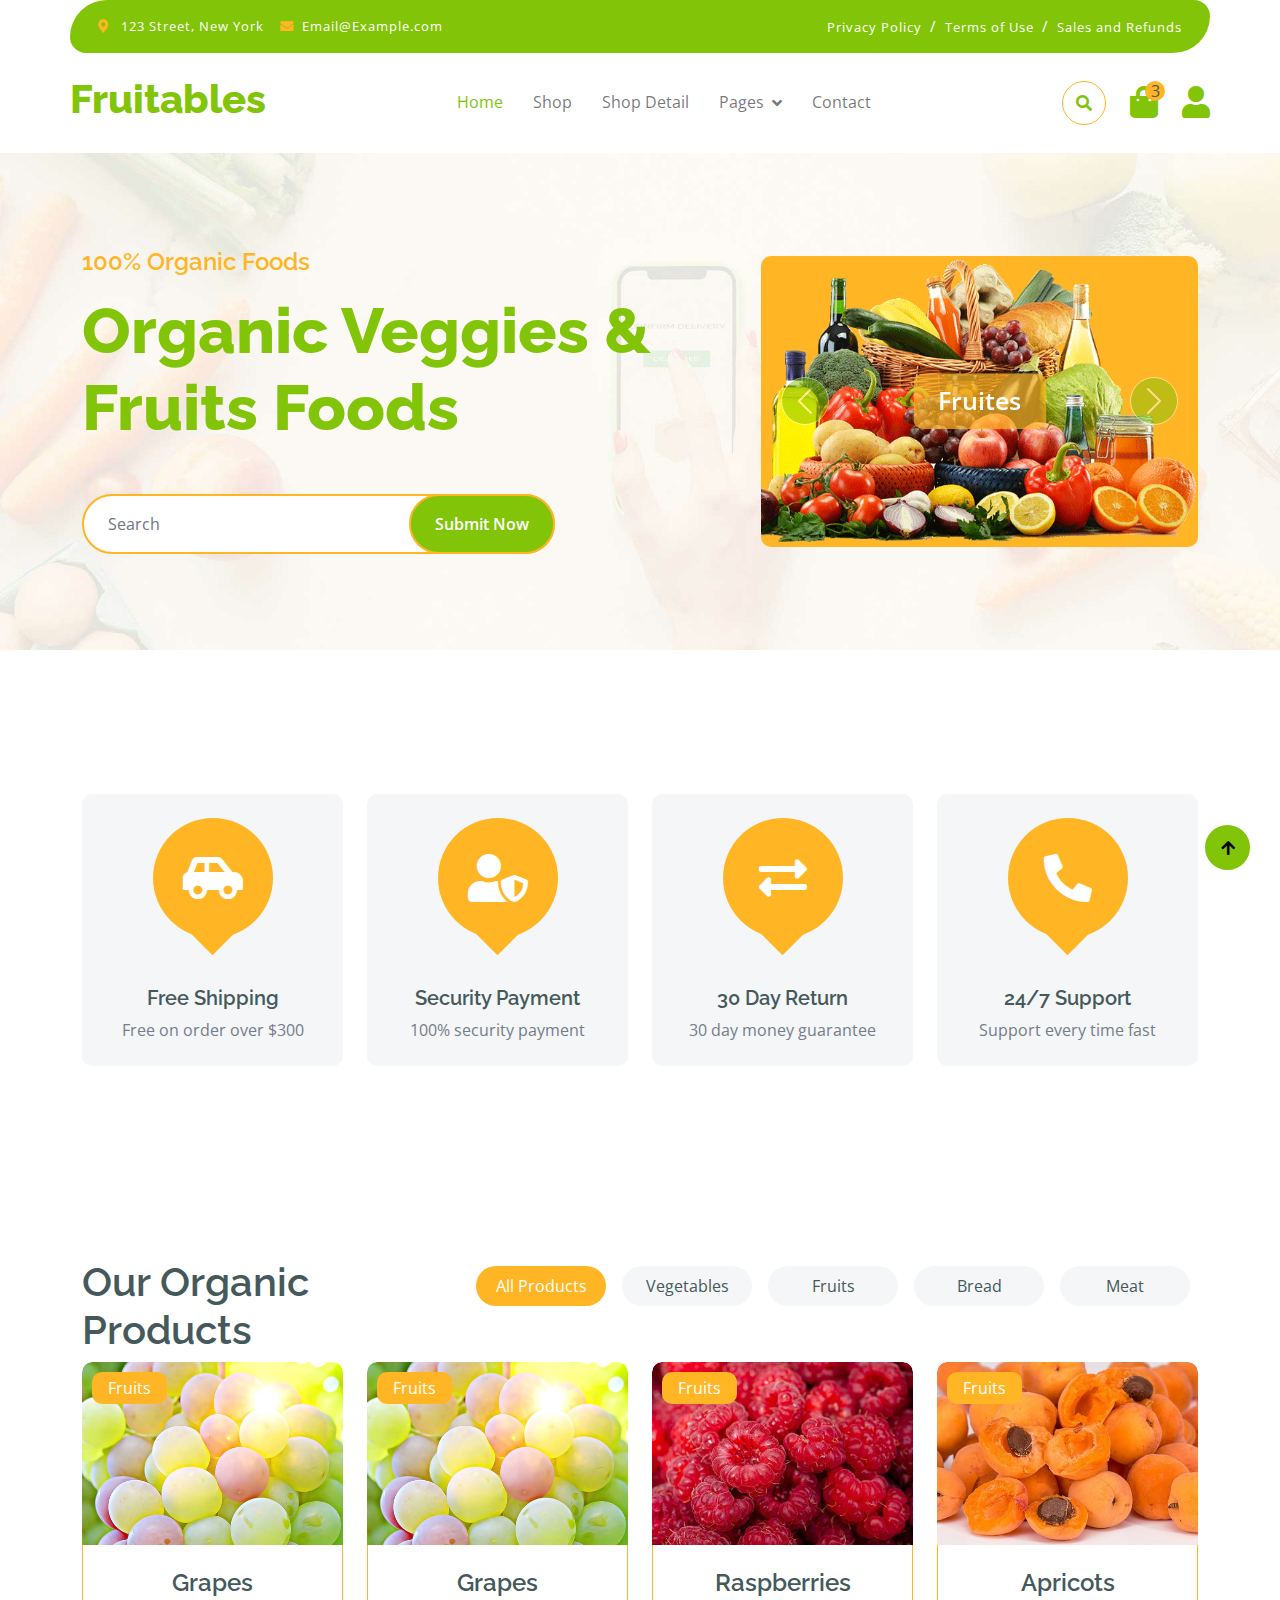
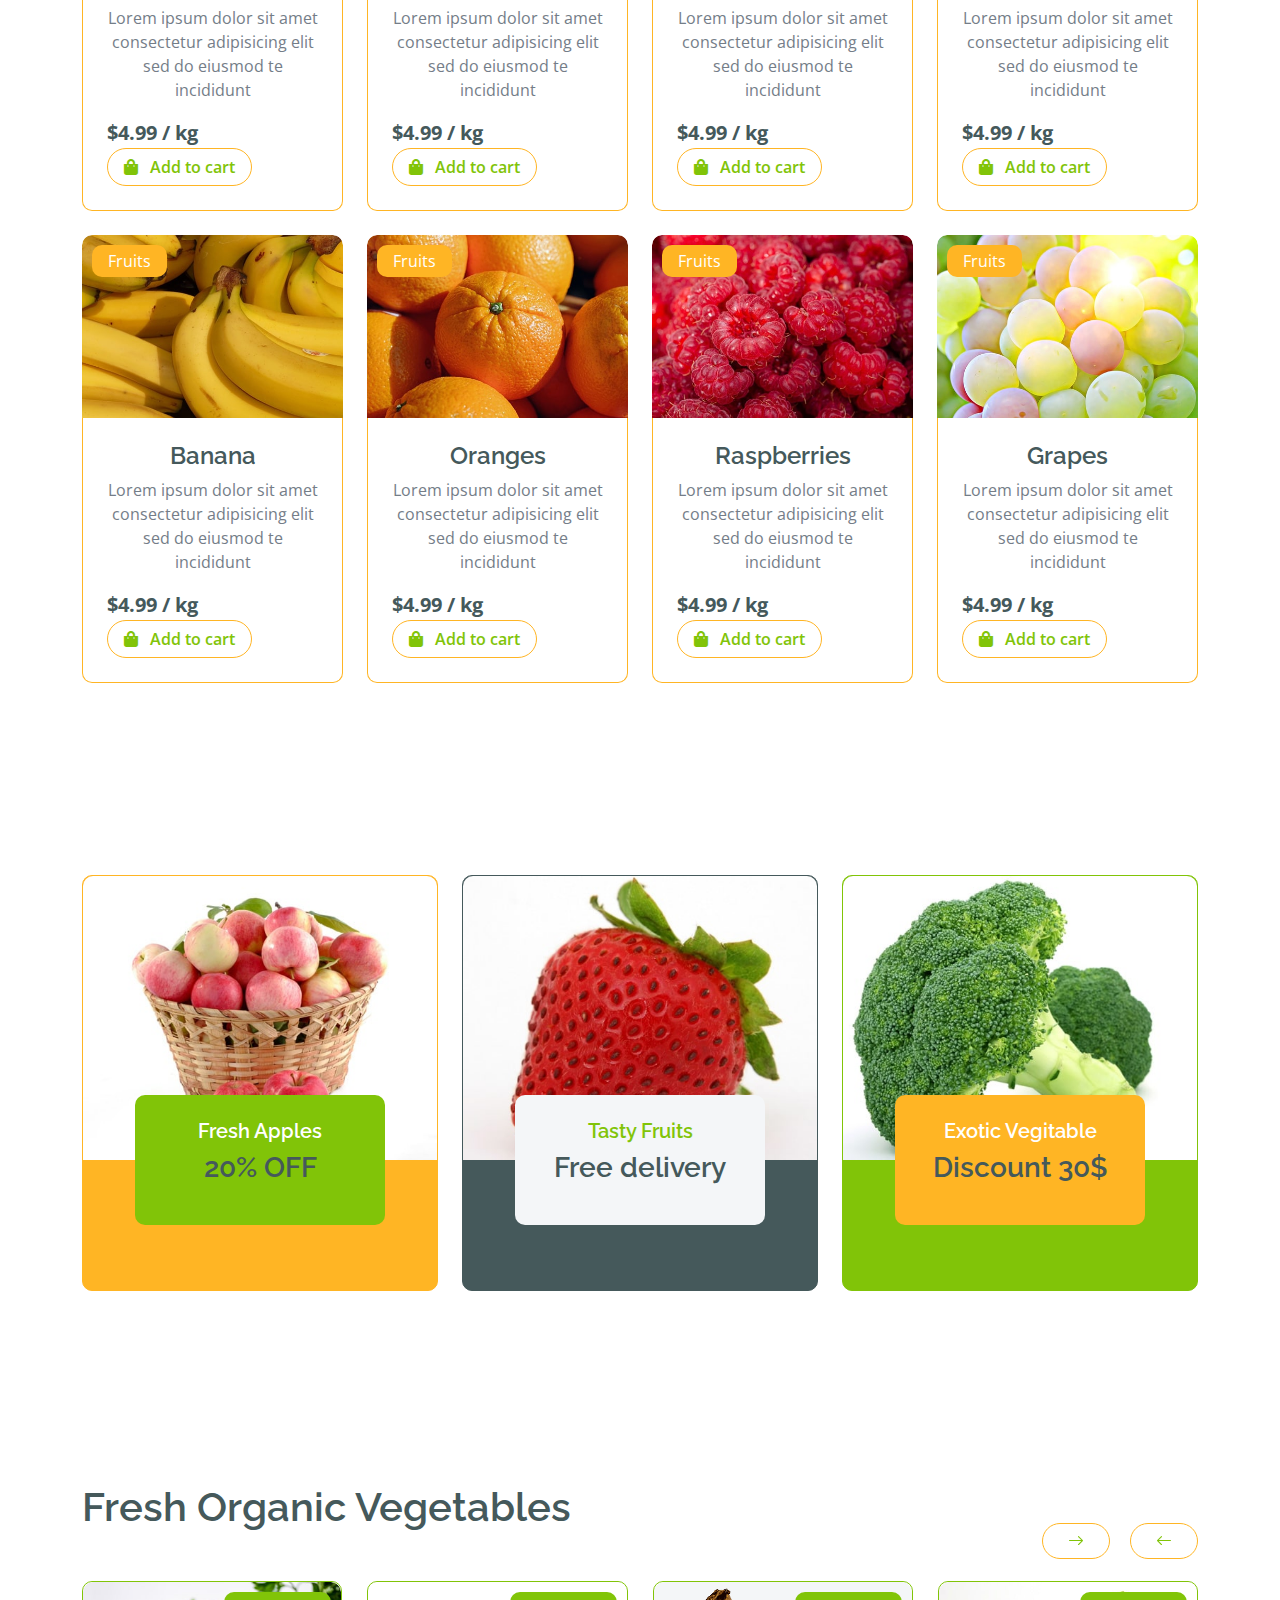
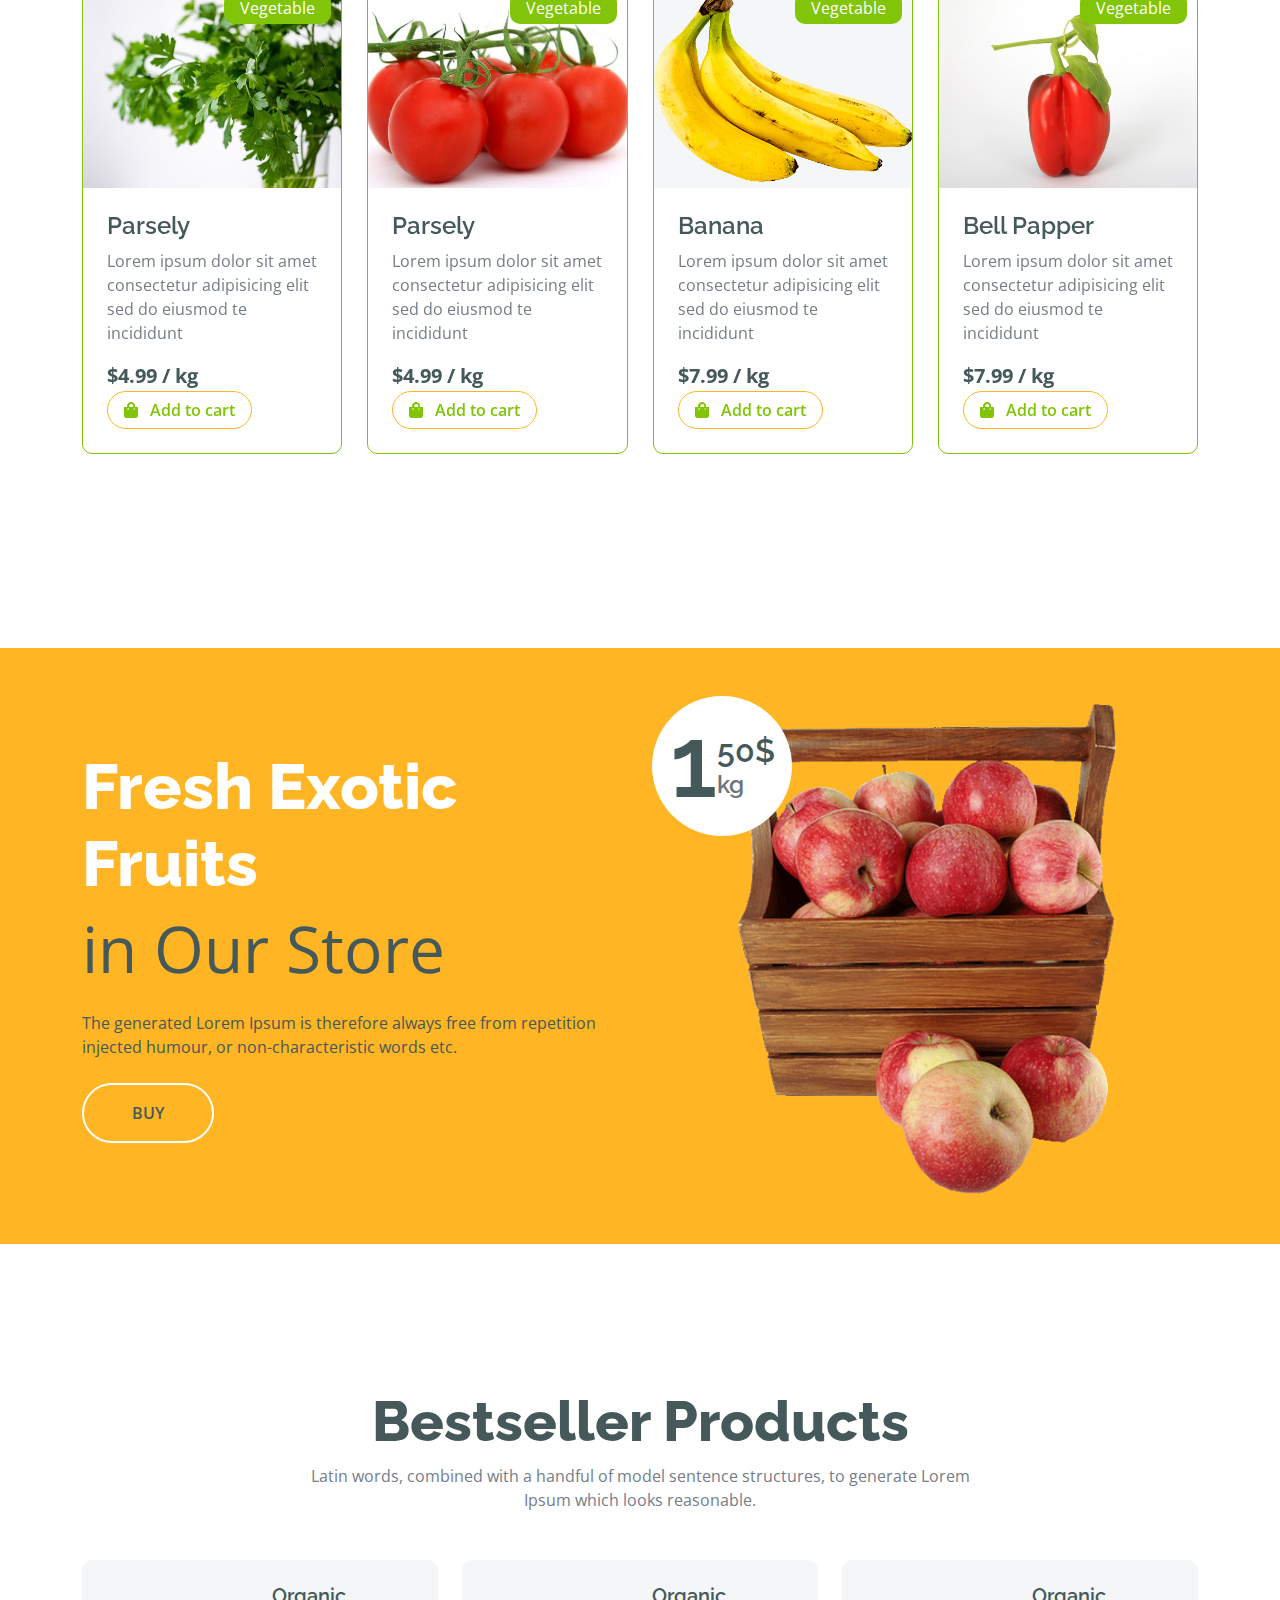
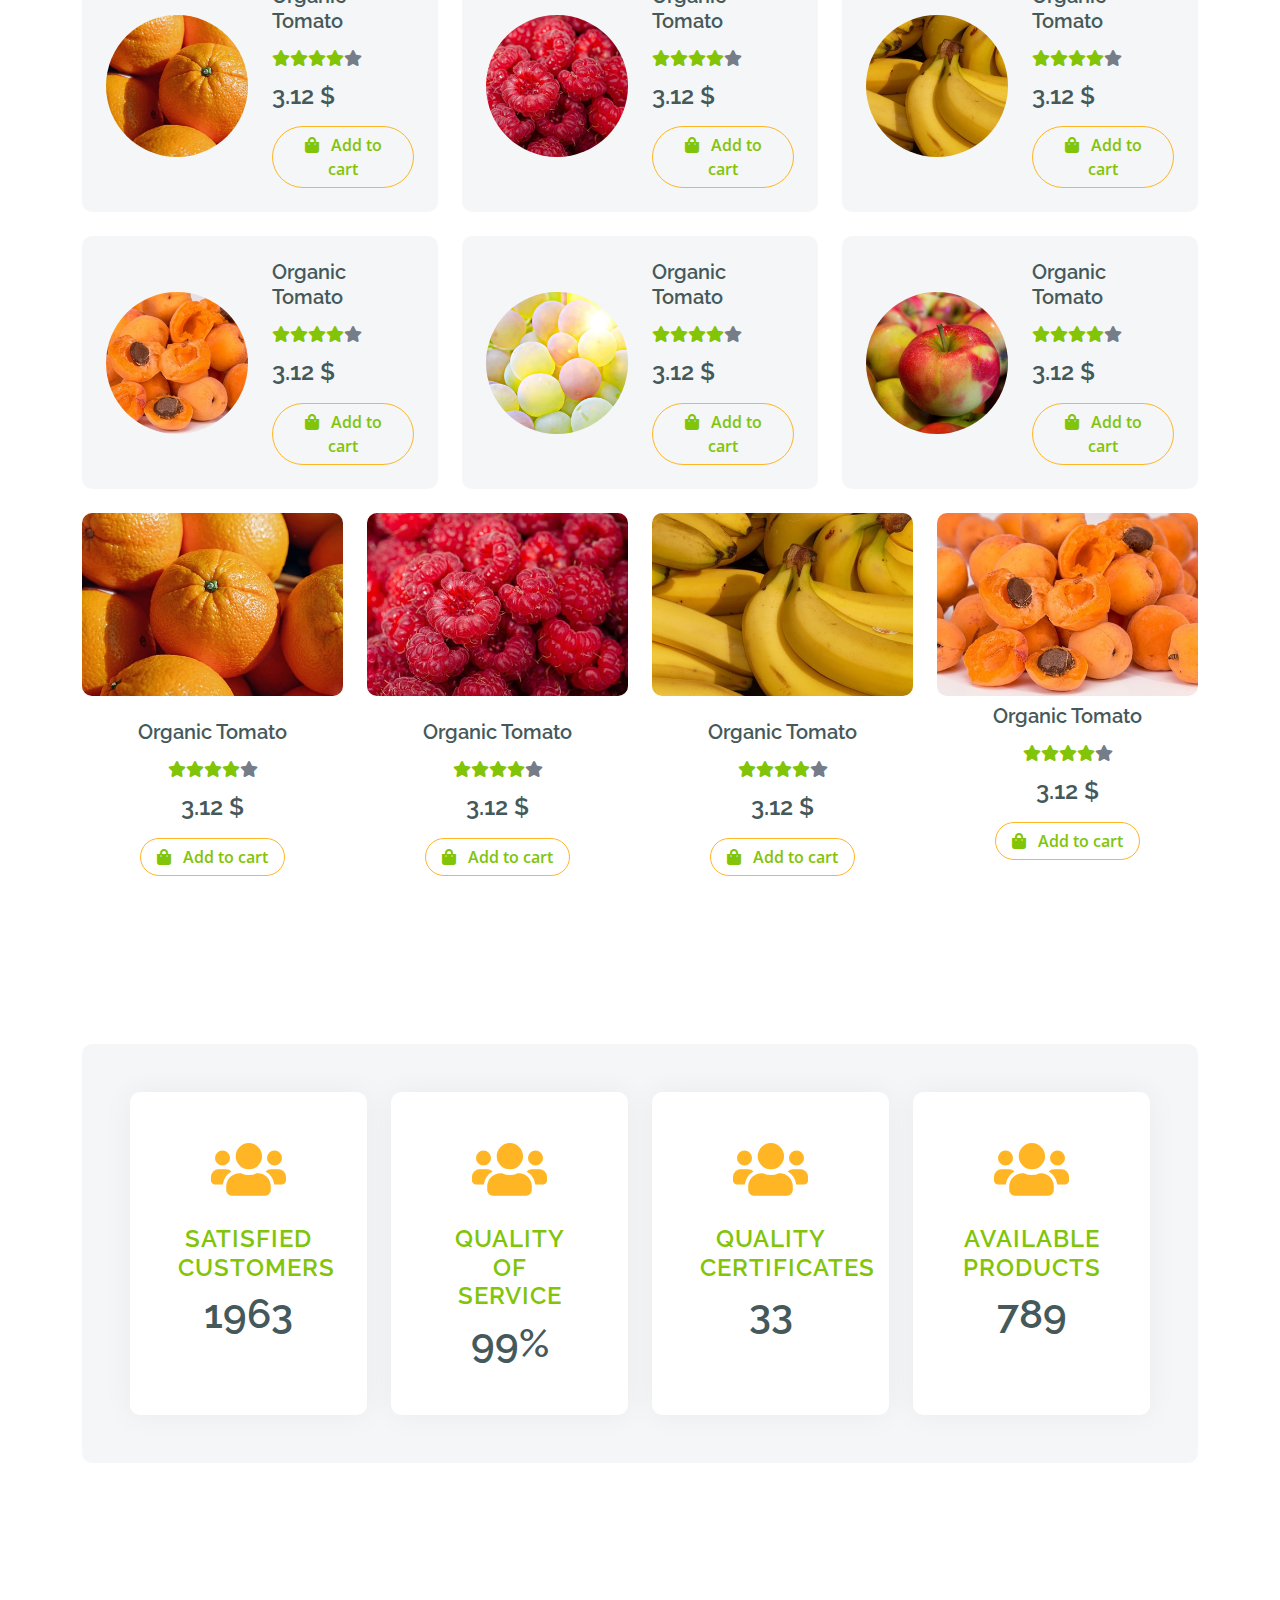
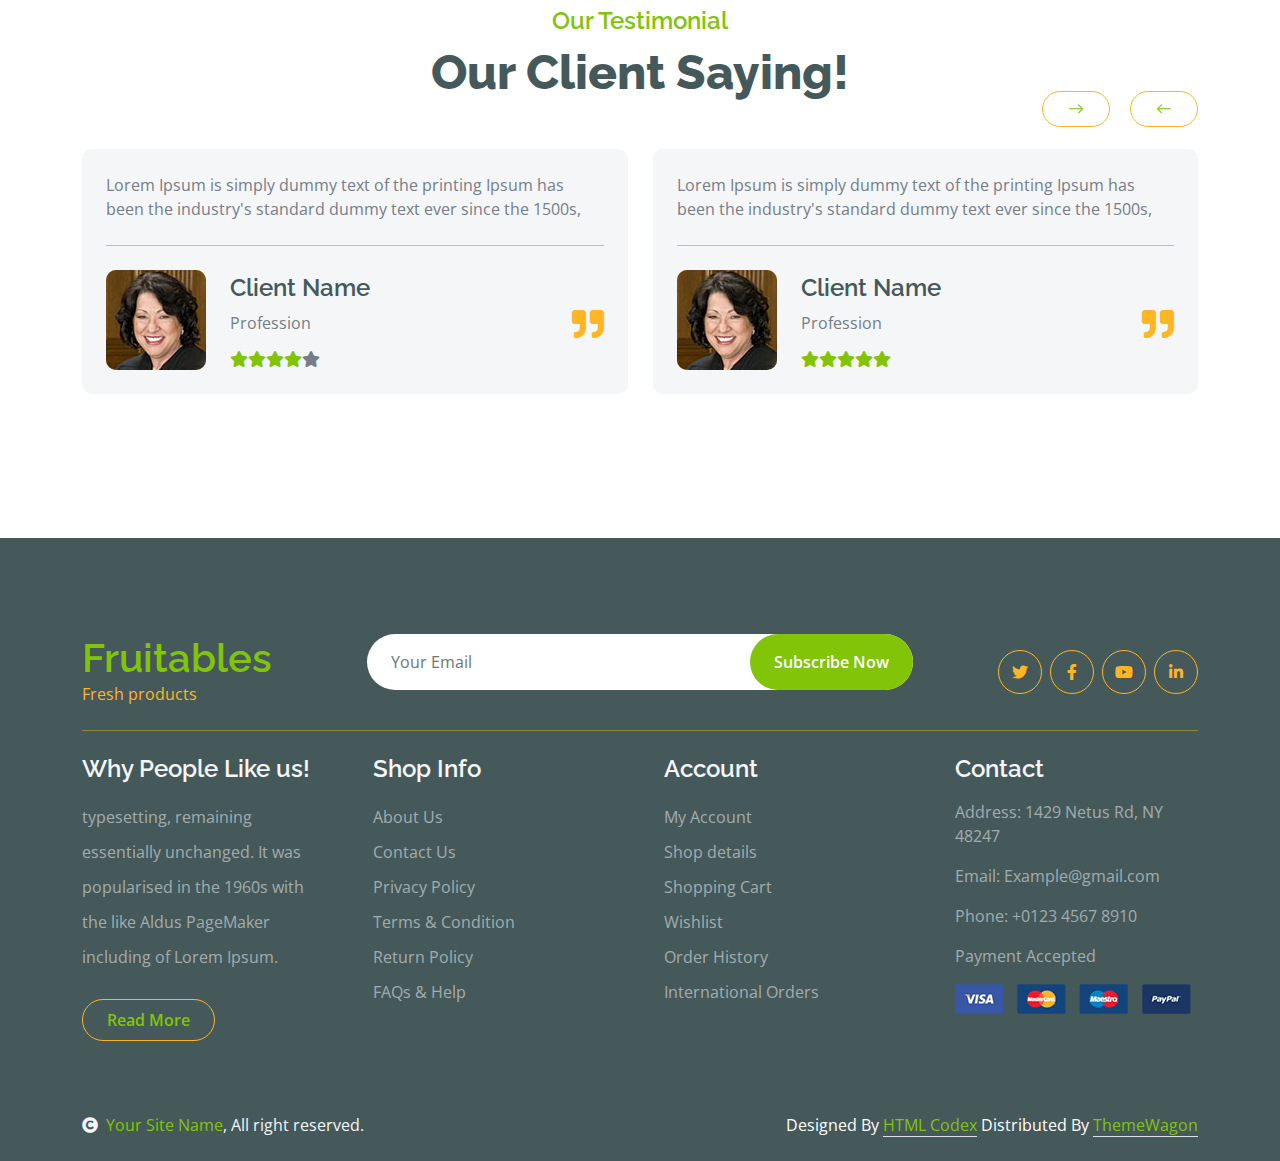
<file: index.html>
<!DOCTYPE html>
<html lang="en">

    <head>
        <meta charset="utf-8">
        <title>Fruitables - Vegetable Website Template</title>
        <meta content="width=device-width, initial-scale=1.0" name="viewport">
        <meta content="" name="keywords">
        <meta content="" name="description">

        <!-- Google Web Fonts -->
        <link rel="preconnect" href="https://fonts.googleapis.com">
        <link rel="preconnect" href="https://fonts.gstatic.com" crossorigin>
        <link href="https://fonts.googleapis.com/css2?family=Open+Sans:wght@400;600&family=Raleway:wght@600;800&display=swap" rel="stylesheet"> 

        <!-- Icon Font Stylesheet -->
        <link rel="stylesheet" href="https://use.fontawesome.com/releases/v5.15.4/css/all.css"/>
        <link href="https://cdn.jsdelivr.net/npm/bootstrap-icons@1.4.1/font/bootstrap-icons.css" rel="stylesheet">

        <!-- Libraries Stylesheet -->
        <link href="lib/lightbox/css/lightbox.min.css" rel="stylesheet">
        <link href="lib/owlcarousel/assets/owl.carousel.min.css" rel="stylesheet">


        <!-- Customized Bootstrap Stylesheet -->
        <link href="css/bootstrap.min.css" rel="stylesheet">

        <!-- Template Stylesheet -->
        <link href="css/style.css" rel="stylesheet">
    </head>

    <body>

        <!-- Spinner Start -->
        <div id="spinner" class="show w-100 vh-100 bg-white position-fixed translate-middle top-50 start-50  d-flex align-items-center justify-content-center">
            <div class="spinner-grow text-primary" role="status"></div>
        </div>
        <!-- Spinner End -->


        <!-- Navbar start -->
        <div class="container-fluid fixed-top">
            <div class="container topbar bg-primary d-none d-lg-block">
                <div class="d-flex justify-content-between">
                    <div class="top-info ps-2">
                        <small class="me-3"><i class="fas fa-map-marker-alt me-2 text-secondary"></i> <a href="#" class="text-white">123 Street, New York</a></small>
                        <small class="me-3"><i class="fas fa-envelope me-2 text-secondary"></i><a href="#" class="text-white">Email@Example.com</a></small>
                    </div>
                    <div class="top-link pe-2">
                        <a href="#" class="text-white"><small class="text-white mx-2">Privacy Policy</small>/</a>
                        <a href="#" class="text-white"><small class="text-white mx-2">Terms of Use</small>/</a>
                        <a href="#" class="text-white"><small class="text-white ms-2">Sales and Refunds</small></a>
                    </div>
                </div>
            </div>
            <div class="container px-0">
                <nav class="navbar navbar-light bg-white navbar-expand-xl">
                    <a href="index.html" class="navbar-brand"><h1 class="text-primary display-6">Fruitables</h1></a>
                    <button class="navbar-toggler py-2 px-3" type="button" data-bs-toggle="collapse" data-bs-target="#navbarCollapse">
                        <span class="fa fa-bars text-primary"></span>
                    </button>
                    <div class="collapse navbar-collapse bg-white" id="navbarCollapse">
                        <div class="navbar-nav mx-auto">
                            <a href="index.html" class="nav-item nav-link active">Home</a>
                            <a href="shop.html" class="nav-item nav-link">Shop</a>
                            <a href="shop-detail.html" class="nav-item nav-link">Shop Detail</a>
                            <div class="nav-item dropdown">
                                <a href="#" class="nav-link dropdown-toggle" data-bs-toggle="dropdown">Pages</a>
                                <div class="dropdown-menu m-0 bg-secondary rounded-0">
                                    <a href="cart.html" class="dropdown-item">Cart</a>
                                    <a href="chackout.html" class="dropdown-item">Chackout</a>
                                    <a href="testimonial.html" class="dropdown-item">Testimonial</a>
                                    <a href="404.html" class="dropdown-item">404 Page</a>
                                </div>
                            </div>
                            <a href="contact.html" class="nav-item nav-link">Contact</a>
                        </div>
                        <div class="d-flex m-3 me-0">
                            <button class="btn-search btn border border-secondary btn-md-square rounded-circle bg-white me-4" data-bs-toggle="modal" data-bs-target="#searchModal"><i class="fas fa-search text-primary"></i></button>
                            <a href="#" class="position-relative me-4 my-auto">
                                <i class="fa fa-shopping-bag fa-2x"></i>
                                <span class="position-absolute bg-secondary rounded-circle d-flex align-items-center justify-content-center text-dark px-1" style="top: -5px; left: 15px; height: 20px; min-width: 20px;">3</span>
                            </a>
                            <a href="#" class="my-auto">
                                <i class="fas fa-user fa-2x"></i>
                            </a>
                        </div>
                    </div>
                </nav>
            </div>
        </div>
        <!-- Navbar End -->


        <!-- Modal Search Start -->
        <div class="modal fade" id="searchModal" tabindex="-1" aria-labelledby="exampleModalLabel" aria-hidden="true">
            <div class="modal-dialog modal-fullscreen">
                <div class="modal-content rounded-0">
                    <div class="modal-header">
                        <h5 class="modal-title" id="exampleModalLabel">Search by keyword</h5>
                        <button type="button" class="btn-close" data-bs-dismiss="modal" aria-label="Close"></button>
                    </div>
                    <div class="modal-body d-flex align-items-center">
                        <div class="input-group w-75 mx-auto d-flex">
                            <input type="search" class="form-control p-3" placeholder="keywords" aria-describedby="search-icon-1">
                            <span id="search-icon-1" class="input-group-text p-3"><i class="fa fa-search"></i></span>
                        </div>
                    </div>
                </div>
            </div>
        </div>
        <!-- Modal Search End -->


        <!-- Hero Start -->
        <div class="container-fluid py-5 mb-5 hero-header">
            <div class="container py-5">
                <div class="row g-5 align-items-center">
                    <div class="col-md-12 col-lg-7">
                        <h4 class="mb-3 text-secondary">100% Organic Foods</h4>
                        <h1 class="mb-5 display-3 text-primary">Organic Veggies & Fruits Foods</h1>
                        <div class="position-relative mx-auto">
                            <input class="form-control border-2 border-secondary w-75 py-3 px-4 rounded-pill" type="number" placeholder="Search">
                            <button type="submit" class="btn btn-primary border-2 border-secondary py-3 px-4 position-absolute rounded-pill text-white h-100" style="top: 0; right: 25%;">Submit Now</button>
                        </div>
                    </div>
                    <div class="col-md-12 col-lg-5">
                        <div id="carouselId" class="carousel slide position-relative" data-bs-ride="carousel">
                            <div class="carousel-inner" role="listbox">
                                <div class="carousel-item active rounded">
                                    <img src="img/hero-img-1.png" class="img-fluid w-100 h-100 bg-secondary rounded" alt="First slide">
                                    <a href="#" class="btn px-4 py-2 text-white rounded">Fruites</a>
                                </div>
                                <div class="carousel-item rounded">
                                    <img src="img/hero-img-2.jpg" class="img-fluid w-100 h-100 rounded" alt="Second slide">
                                    <a href="#" class="btn px-4 py-2 text-white rounded">Vesitables</a>
                                </div>
                            </div>
                            <button class="carousel-control-prev" type="button" data-bs-target="#carouselId" data-bs-slide="prev">
                                <span class="carousel-control-prev-icon" aria-hidden="true"></span>
                                <span class="visually-hidden">Previous</span>
                            </button>
                            <button class="carousel-control-next" type="button" data-bs-target="#carouselId" data-bs-slide="next">
                                <span class="carousel-control-next-icon" aria-hidden="true"></span>
                                <span class="visually-hidden">Next</span>
                            </button>
                        </div>
                    </div>
                </div>
            </div>
        </div>
        <!-- Hero End -->


        <!-- Featurs Section Start -->
        <div class="container-fluid featurs py-5">
            <div class="container py-5">
                <div class="row g-4">
                    <div class="col-md-6 col-lg-3">
                        <div class="featurs-item text-center rounded bg-light p-4">
                            <div class="featurs-icon btn-square rounded-circle bg-secondary mb-5 mx-auto">
                                <i class="fas fa-car-side fa-3x text-white"></i>
                            </div>
                            <div class="featurs-content text-center">
                                <h5>Free Shipping</h5>
                                <p class="mb-0">Free on order over $300</p>
                            </div>
                        </div>
                    </div>
                    <div class="col-md-6 col-lg-3">
                        <div class="featurs-item text-center rounded bg-light p-4">
                            <div class="featurs-icon btn-square rounded-circle bg-secondary mb-5 mx-auto">
                                <i class="fas fa-user-shield fa-3x text-white"></i>
                            </div>
                            <div class="featurs-content text-center">
                                <h5>Security Payment</h5>
                                <p class="mb-0">100% security payment</p>
                            </div>
                        </div>
                    </div>
                    <div class="col-md-6 col-lg-3">
                        <div class="featurs-item text-center rounded bg-light p-4">
                            <div class="featurs-icon btn-square rounded-circle bg-secondary mb-5 mx-auto">
                                <i class="fas fa-exchange-alt fa-3x text-white"></i>
                            </div>
                            <div class="featurs-content text-center">
                                <h5>30 Day Return</h5>
                                <p class="mb-0">30 day money guarantee</p>
                            </div>
                        </div>
                    </div>
                    <div class="col-md-6 col-lg-3">
                        <div class="featurs-item text-center rounded bg-light p-4">
                            <div class="featurs-icon btn-square rounded-circle bg-secondary mb-5 mx-auto">
                                <i class="fa fa-phone-alt fa-3x text-white"></i>
                            </div>
                            <div class="featurs-content text-center">
                                <h5>24/7 Support</h5>
                                <p class="mb-0">Support every time fast</p>
                            </div>
                        </div>
                    </div>
                </div>
            </div>
        </div>
        <!-- Featurs Section End -->


        <!-- Fruits Shop Start-->
        <div class="container-fluid fruite py-5">
            <div class="container py-5">
                <div class="tab-class text-center">
                    <div class="row g-4">
                        <div class="col-lg-4 text-start">
                            <h1>Our Organic Products</h1>
                        </div>
                        <div class="col-lg-8 text-end">
                            <ul class="nav nav-pills d-inline-flex text-center mb-5">
                                <li class="nav-item">
                                    <a class="d-flex m-2 py-2 bg-light rounded-pill active" data-bs-toggle="pill" href="#tab-1">
                                        <span class="text-dark" style="width: 130px;">All Products</span>
                                    </a>
                                </li>
                                <li class="nav-item">
                                    <a class="d-flex py-2 m-2 bg-light rounded-pill" data-bs-toggle="pill" href="#tab-2">
                                        <span class="text-dark" style="width: 130px;">Vegetables</span>
                                    </a>
                                </li>
                                <li class="nav-item">
                                    <a class="d-flex m-2 py-2 bg-light rounded-pill" data-bs-toggle="pill" href="#tab-3">
                                        <span class="text-dark" style="width: 130px;">Fruits</span>
                                    </a>
                                </li>
                                <li class="nav-item">
                                    <a class="d-flex m-2 py-2 bg-light rounded-pill" data-bs-toggle="pill" href="#tab-4">
                                        <span class="text-dark" style="width: 130px;">Bread</span>
                                    </a>
                                </li>
                                <li class="nav-item">
                                    <a class="d-flex m-2 py-2 bg-light rounded-pill" data-bs-toggle="pill" href="#tab-5">
                                        <span class="text-dark" style="width: 130px;">Meat</span>
                                    </a>
                                </li>
                            </ul>
                        </div>
                    </div>
                    <div class="tab-content">
                        <div id="tab-1" class="tab-pane fade show p-0 active">
                            <div class="row g-4">
                                <div class="col-lg-12">
                                    <div class="row g-4">
                                        <div class="col-md-6 col-lg-4 col-xl-3">
                                            <div class="rounded position-relative fruite-item">
                                                <div class="fruite-img">
                                                    <img src="img/fruite-item-5.jpg" class="img-fluid w-100 rounded-top" alt="">
                                                </div>
                                                <div class="text-white bg-secondary px-3 py-1 rounded position-absolute" style="top: 10px; left: 10px;">Fruits</div>
                                                <div class="p-4 border border-secondary border-top-0 rounded-bottom">
                                                    <h4>Grapes</h4>
                                                    <p>Lorem ipsum dolor sit amet consectetur adipisicing elit sed do eiusmod te incididunt</p>
                                                    <div class="d-flex justify-content-between flex-lg-wrap">
                                                        <p class="text-dark fs-5 fw-bold mb-0">$4.99 / kg</p>
                                                        <a href="#" class="btn border border-secondary rounded-pill px-3 text-primary"><i class="fa fa-shopping-bag me-2 text-primary"></i> Add to cart</a>
                                                    </div>
                                                </div>
                                            </div>
                                        </div>
                                        <div class="col-md-6 col-lg-4 col-xl-3">
                                            <div class="rounded position-relative fruite-item">
                                                <div class="fruite-img">
                                                    <img src="img/fruite-item-5.jpg" class="img-fluid w-100 rounded-top" alt="">
                                                </div>
                                                <div class="text-white bg-secondary px-3 py-1 rounded position-absolute" style="top: 10px; left: 10px;">Fruits</div>
                                                <div class="p-4 border border-secondary border-top-0 rounded-bottom">
                                                    <h4>Grapes</h4>
                                                    <p>Lorem ipsum dolor sit amet consectetur adipisicing elit sed do eiusmod te incididunt</p>
                                                    <div class="d-flex justify-content-between flex-lg-wrap">
                                                        <p class="text-dark fs-5 fw-bold mb-0">$4.99 / kg</p>
                                                        <a href="#" class="btn border border-secondary rounded-pill px-3 text-primary"><i class="fa fa-shopping-bag me-2 text-primary"></i> Add to cart</a>
                                                    </div>
                                                </div>
                                            </div>
                                        </div>
                                        <div class="col-md-6 col-lg-4 col-xl-3">
                                            <div class="rounded position-relative fruite-item">
                                                <div class="fruite-img">
                                                    <img src="img/fruite-item-2.jpg" class="img-fluid w-100 rounded-top" alt="">
                                                </div>
                                                <div class="text-white bg-secondary px-3 py-1 rounded position-absolute" style="top: 10px; left: 10px;">Fruits</div>
                                                <div class="p-4 border border-secondary border-top-0 rounded-bottom">
                                                    <h4>Raspberries</h4>
                                                    <p>Lorem ipsum dolor sit amet consectetur adipisicing elit sed do eiusmod te incididunt</p>
                                                    <div class="d-flex justify-content-between flex-lg-wrap">
                                                        <p class="text-dark fs-5 fw-bold mb-0">$4.99 / kg</p>
                                                        <a href="#" class="btn border border-secondary rounded-pill px-3 text-primary"><i class="fa fa-shopping-bag me-2 text-primary"></i> Add to cart</a>
                                                    </div>
                                                </div>
                                            </div>
                                        </div>
                                        <div class="col-md-6 col-lg-4 col-xl-3">
                                            <div class="rounded position-relative fruite-item">
                                                <div class="fruite-img">
                                                    <img src="img/fruite-item-4.jpg" class="img-fluid w-100 rounded-top" alt="">
                                                </div>
                                                <div class="text-white bg-secondary px-3 py-1 rounded position-absolute" style="top: 10px; left: 10px;">Fruits</div>
                                                <div class="p-4 border border-secondary border-top-0 rounded-bottom">
                                                    <h4>Apricots</h4>
                                                    <p>Lorem ipsum dolor sit amet consectetur adipisicing elit sed do eiusmod te incididunt</p>
                                                    <div class="d-flex justify-content-between flex-lg-wrap">
                                                        <p class="text-dark fs-5 fw-bold mb-0">$4.99 / kg</p>
                                                        <a href="#" class="btn border border-secondary rounded-pill px-3 text-primary"><i class="fa fa-shopping-bag me-2 text-primary"></i> Add to cart</a>
                                                    </div>
                                                </div>
                                            </div>
                                        </div>
                                        <div class="col-md-6 col-lg-4 col-xl-3">
                                            <div class="rounded position-relative fruite-item">
                                                <div class="fruite-img">
                                                    <img src="img/fruite-item-3.jpg" class="img-fluid w-100 rounded-top" alt="">
                                                </div>
                                                <div class="text-white bg-secondary px-3 py-1 rounded position-absolute" style="top: 10px; left: 10px;">Fruits</div>
                                                <div class="p-4 border border-secondary border-top-0 rounded-bottom">
                                                    <h4>Banana</h4>
                                                    <p>Lorem ipsum dolor sit amet consectetur adipisicing elit sed do eiusmod te incididunt</p>
                                                    <div class="d-flex justify-content-between flex-lg-wrap">
                                                        <p class="text-dark fs-5 fw-bold mb-0">$4.99 / kg</p>
                                                        <a href="#" class="btn border border-secondary rounded-pill px-3 text-primary"><i class="fa fa-shopping-bag me-2 text-primary"></i> Add to cart</a>
                                                    </div>
                                                </div>
                                            </div>
                                        </div>
                                        <div class="col-md-6 col-lg-4 col-xl-3">
                                            <div class="rounded position-relative fruite-item">
                                                <div class="fruite-img">
                                                    <img src="img/fruite-item-1.jpg" class="img-fluid w-100 rounded-top" alt="">
                                                </div>
                                                <div class="text-white bg-secondary px-3 py-1 rounded position-absolute" style="top: 10px; left: 10px;">Fruits</div>
                                                <div class="p-4 border border-secondary border-top-0 rounded-bottom">
                                                    <h4>Oranges</h4>
                                                    <p>Lorem ipsum dolor sit amet consectetur adipisicing elit sed do eiusmod te incididunt</p>
                                                    <div class="d-flex justify-content-between flex-lg-wrap">
                                                        <p class="text-dark fs-5 fw-bold mb-0">$4.99 / kg</p>
                                                        <a href="#" class="btn border border-secondary rounded-pill px-3 text-primary"><i class="fa fa-shopping-bag me-2 text-primary"></i> Add to cart</a>
                                                    </div>
                                                </div>
                                            </div>
                                        </div>
                                        <div class="col-md-6 col-lg-4 col-xl-3">
                                            <div class="rounded position-relative fruite-item">
                                                <div class="fruite-img">
                                                    <img src="img/fruite-item-2.jpg" class="img-fluid w-100 rounded-top" alt="">
                                                </div>
                                                <div class="text-white bg-secondary px-3 py-1 rounded position-absolute" style="top: 10px; left: 10px;">Fruits</div>
                                                <div class="p-4 border border-secondary border-top-0 rounded-bottom">
                                                    <h4>Raspberries</h4>
                                                    <p>Lorem ipsum dolor sit amet consectetur adipisicing elit sed do eiusmod te incididunt</p>
                                                    <div class="d-flex justify-content-between flex-lg-wrap">
                                                        <p class="text-dark fs-5 fw-bold mb-0">$4.99 / kg</p>
                                                        <a href="#" class="btn border border-secondary rounded-pill px-3 text-primary"><i class="fa fa-shopping-bag me-2 text-primary"></i> Add to cart</a>
                                                    </div>
                                                </div>
                                            </div>
                                        </div>
                                        <div class="col-md-6 col-lg-4 col-xl-3">
                                            <div class="rounded position-relative fruite-item">
                                                <div class="fruite-img">
                                                    <img src="img/fruite-item-5.jpg" class="img-fluid w-100 rounded-top" alt="">
                                                </div>
                                                <div class="text-white bg-secondary px-3 py-1 rounded position-absolute" style="top: 10px; left: 10px;">Fruits</div>
                                                <div class="p-4 border border-secondary border-top-0 rounded-bottom">
                                                    <h4>Grapes</h4>
                                                    <p>Lorem ipsum dolor sit amet consectetur adipisicing elit sed do eiusmod te incididunt</p>
                                                    <div class="d-flex justify-content-between flex-lg-wrap">
                                                        <p class="text-dark fs-5 fw-bold mb-0">$4.99 / kg</p>
                                                        <a href="#" class="btn border border-secondary rounded-pill px-3 text-primary"><i class="fa fa-shopping-bag me-2 text-primary"></i> Add to cart</a>
                                                    </div>
                                                </div>
                                            </div>
                                        </div>
                                    </div>
                                </div>
                            </div>
                        </div>
                        <div id="tab-2" class="tab-pane fade show p-0">
                            <div class="row g-4">
                                <div class="col-lg-12">
                                    <div class="row g-4">
                                        <div class="col-md-6 col-lg-4 col-xl-3">
                                            <div class="rounded position-relative fruite-item">
                                                <div class="fruite-img">
                                                    <img src="img/fruite-item-5.jpg" class="img-fluid w-100 rounded-top" alt="">
                                                </div>
                                                <div class="text-white bg-secondary px-3 py-1 rounded position-absolute" style="top: 10px; left: 10px;">Fruits</div>
                                                <div class="p-4 border border-secondary border-top-0 rounded-bottom">
                                                    <h4>Grapes</h4>
                                                    <p>Lorem ipsum dolor sit amet consectetur adipisicing elit sed do eiusmod te incididunt</p>
                                                    <div class="d-flex justify-content-between flex-lg-wrap">
                                                        <p class="text-dark fs-5 fw-bold mb-0">$4.99 / kg</p>
                                                        <a href="#" class="btn border border-secondary rounded-pill px-3 text-primary"><i class="fa fa-shopping-bag me-2 text-primary"></i> Add to cart</a>
                                                    </div>
                                                </div>
                                            </div>
                                        </div>
                                        <div class="col-md-6 col-lg-4 col-xl-3">
                                            <div class="rounded position-relative fruite-item">
                                                <div class="fruite-img">
                                                    <img src="img/fruite-item-2.jpg" class="img-fluid w-100 rounded-top" alt="">
                                                </div>
                                                <div class="text-white bg-secondary px-3 py-1 rounded position-absolute" style="top: 10px; left: 10px;">Fruits</div>
                                                <div class="p-4 border border-secondary border-top-0 rounded-bottom">
                                                    <h4>Raspberries</h4>
                                                    <p>Lorem ipsum dolor sit amet consectetur adipisicing elit sed do eiusmod te incididunt</p>
                                                    <div class="d-flex justify-content-between flex-lg-wrap">
                                                        <p class="text-dark fs-5 fw-bold mb-0">$4.99 / kg</p>
                                                        <a href="#" class="btn border border-secondary rounded-pill px-3 text-primary"><i class="fa fa-shopping-bag me-2 text-primary"></i> Add to cart</a>
                                                    </div>
                                                </div>
                                            </div>
                                        </div>
                                    </div>
                                </div>
                            </div>
                        </div>
                        <div id="tab-3" class="tab-pane fade show p-0">
                            <div class="row g-4">
                                <div class="col-lg-12">
                                    <div class="row g-4">
                                        <div class="col-md-6 col-lg-4 col-xl-3">
                                            <div class="rounded position-relative fruite-item">
                                                <div class="fruite-img">
                                                    <img src="img/fruite-item-1.jpg" class="img-fluid w-100 rounded-top" alt="">
                                                </div>
                                                <div class="text-white bg-secondary px-3 py-1 rounded position-absolute" style="top: 10px; left: 10px;">Fruits</div>
                                                <div class="p-4 border border-secondary border-top-0 rounded-bottom">
                                                    <h4>Oranges</h4>
                                                    <p>Lorem ipsum dolor sit amet consectetur adipisicing elit sed do eiusmod te incididunt</p>
                                                    <div class="d-flex justify-content-between flex-lg-wrap">
                                                        <p class="text-dark fs-5 fw-bold mb-0">$4.99 / kg</p>
                                                        <a href="#" class="btn border border-secondary rounded-pill px-3 text-primary"><i class="fa fa-shopping-bag me-2 text-primary"></i> Add to cart</a>
                                                    </div>
                                                </div>
                                            </div>
                                        </div>
                                        <div class="col-md-6 col-lg-4 col-xl-3">
                                            <div class="rounded position-relative fruite-item">
                                                <div class="fruite-img">
                                                    <img src="img/fruite-item-6.jpg" class="img-fluid w-100 rounded-top" alt="">
                                                </div>
                                                <div class="text-white bg-secondary px-3 py-1 rounded position-absolute" style="top: 10px; left: 10px;">Fruits</div>
                                                <div class="p-4 border border-secondary border-top-0 rounded-bottom">
                                                    <h4>Apple</h4>
                                                    <p>Lorem ipsum dolor sit amet consectetur adipisicing elit sed do eiusmod te incididunt</p>
                                                    <div class="d-flex justify-content-between flex-lg-wrap">
                                                        <p class="text-dark fs-5 fw-bold mb-0">$4.99 / kg</p>
                                                        <a href="#" class="btn border border-secondary rounded-pill px-3 text-primary"><i class="fa fa-shopping-bag me-2 text-primary"></i> Add to cart</a>
                                                    </div>
                                                </div>
                                            </div>
                                        </div>
                                    </div>
                                </div>
                            </div>
                        </div>
                        <div id="tab-4" class="tab-pane fade show p-0">
                            <div class="row g-4">
                                <div class="col-lg-12">
                                    <div class="row g-4">
                                        <div class="col-md-6 col-lg-4 col-xl-3">
                                            <div class="rounded position-relative fruite-item">
                                                <div class="fruite-img">
                                                    <img src="img/fruite-item-5.jpg" class="img-fluid w-100 rounded-top" alt="">
                                                </div>
                                                <div class="text-white bg-secondary px-3 py-1 rounded position-absolute" style="top: 10px; left: 10px;">Fruits</div>
                                                <div class="p-4 border border-secondary border-top-0 rounded-bottom">
                                                    <h4>Grapes</h4>
                                                    <p>Lorem ipsum dolor sit amet consectetur adipisicing elit sed do eiusmod te incididunt</p>
                                                    <div class="d-flex justify-content-between flex-lg-wrap">
                                                        <p class="text-dark fs-5 fw-bold mb-0">$4.99 / kg</p>
                                                        <a href="#" class="btn border border-secondary rounded-pill px-3 text-primary"><i class="fa fa-shopping-bag me-2 text-primary"></i> Add to cart</a>
                                                    </div>
                                                </div>
                                            </div>
                                        </div>
                                        <div class="col-md-6 col-lg-4 col-xl-3">
                                            <div class="rounded position-relative fruite-item">
                                                <div class="fruite-img">
                                                    <img src="img/fruite-item-4.jpg" class="img-fluid w-100 rounded-top" alt="">
                                                </div>
                                                <div class="text-white bg-secondary px-3 py-1 rounded position-absolute" style="top: 10px; left: 10px;">Fruits</div>
                                                <div class="p-4 border border-secondary border-top-0 rounded-bottom">
                                                    <h4>Apricots</h4>
                                                    <p>Lorem ipsum dolor sit amet consectetur adipisicing elit sed do eiusmod te incididunt</p>
                                                    <div class="d-flex justify-content-between flex-lg-wrap">
                                                        <p class="text-dark fs-5 fw-bold mb-0">$4.99 / kg</p>
                                                        <a href="#" class="btn border border-secondary rounded-pill px-3 text-primary"><i class="fa fa-shopping-bag me-2 text-primary"></i> Add to cart</a>
                                                    </div>
                                                </div>
                                            </div>
                                        </div>
                                    </div>
                                </div>
                            </div>
                        </div>
                        <div id="tab-5" class="tab-pane fade show p-0">
                            <div class="row g-4">
                                <div class="col-lg-12">
                                    <div class="row g-4">
                                        <div class="col-md-6 col-lg-4 col-xl-3">
                                            <div class="rounded position-relative fruite-item">
                                                <div class="fruite-img">
                                                    <img src="img/fruite-item-3.jpg" class="img-fluid w-100 rounded-top" alt="">
                                                </div>
                                                <div class="text-white bg-secondary px-3 py-1 rounded position-absolute" style="top: 10px; left: 10px;">Fruits</div>
                                                <div class="p-4 border border-secondary border-top-0 rounded-bottom">
                                                    <h4>Banana</h4>
                                                    <p>Lorem ipsum dolor sit amet consectetur adipisicing elit sed do eiusmod te incididunt</p>
                                                    <div class="d-flex justify-content-between flex-lg-wrap">
                                                        <p class="text-dark fs-5 fw-bold mb-0">$4.99 / kg</p>
                                                        <a href="#" class="btn border border-secondary rounded-pill px-3 text-primary"><i class="fa fa-shopping-bag me-2 text-primary"></i> Add to cart</a>
                                                    </div>
                                                </div>
                                            </div>
                                        </div>
                                        <div class="col-md-6 col-lg-4 col-xl-3">
                                            <div class="rounded position-relative fruite-item">
                                                <div class="fruite-img">
                                                    <img src="img/fruite-item-2.jpg" class="img-fluid w-100 rounded-top" alt="">
                                                </div>
                                                <div class="text-white bg-secondary px-3 py-1 rounded position-absolute" style="top: 10px; left: 10px;">Fruits</div>
                                                <div class="p-4 border border-secondary border-top-0 rounded-bottom">
                                                    <h4>Raspberries</h4>
                                                    <p>Lorem ipsum dolor sit amet consectetur adipisicing elit sed do eiusmod te incididunt</p>
                                                    <div class="d-flex justify-content-between flex-lg-wrap">
                                                        <p class="text-dark fs-5 fw-bold mb-0">$4.99 / kg</p>
                                                        <a href="#" class="btn border border-secondary rounded-pill px-3 text-primary"><i class="fa fa-shopping-bag me-2 text-primary"></i> Add to cart</a>
                                                    </div>
                                                </div>
                                            </div>
                                        </div>
                                        <div class="col-md-6 col-lg-4 col-xl-3">
                                            <div class="rounded position-relative fruite-item">
                                                <div class="fruite-img">
                                                    <img src="img/fruite-item-1.jpg" class="img-fluid w-100 rounded-top" alt="">
                                                </div>
                                                <div class="text-white bg-secondary px-3 py-1 rounded position-absolute" style="top: 10px; left: 10px;">Fruits</div>
                                                <div class="p-4 border border-secondary border-top-0 rounded-bottom">
                                                    <h4>Oranges</h4>
                                                    <p>Lorem ipsum dolor sit amet consectetur adipisicing elit sed do eiusmod te incididunt</p>
                                                    <div class="d-flex justify-content-between flex-lg-wrap">
                                                        <p class="text-dark fs-5 fw-bold mb-0">$4.99 / kg</p>
                                                        <a href="#" class="btn border border-secondary rounded-pill px-3 text-primary"><i class="fa fa-shopping-bag me-2 text-primary"></i> Add to cart</a>
                                                    </div>
                                                </div>
                                            </div>
                                        </div>
                                    </div>
                                </div>
                            </div>
                        </div>
                    </div>
                </div>      
            </div>
        </div>
        <!-- Fruits Shop End-->


        <!-- Featurs Start -->
        <div class="container-fluid service py-5">
            <div class="container py-5">
                <div class="row g-4 justify-content-center">
                    <div class="col-md-6 col-lg-4">
                        <a href="#">
                            <div class="service-item bg-secondary rounded border border-secondary">
                                <img src="img/featur-1.jpg" class="img-fluid rounded-top w-100" alt="">
                                <div class="px-4 rounded-bottom">
                                    <div class="service-content bg-primary text-center p-4 rounded">
                                        <h5 class="text-white">Fresh Apples</h5>
                                        <h3 class="mb-0">20% OFF</h3>
                                    </div>
                                </div>
                            </div>
                        </a>
                    </div>
                    <div class="col-md-6 col-lg-4">
                        <a href="#">
                            <div class="service-item bg-dark rounded border border-dark">
                                <img src="img/featur-2.jpg" class="img-fluid rounded-top w-100" alt="">
                                <div class="px-4 rounded-bottom">
                                    <div class="service-content bg-light text-center p-4 rounded">
                                        <h5 class="text-primary">Tasty Fruits</h5>
                                        <h3 class="mb-0">Free delivery</h3>
                                    </div>
                                </div>
                            </div>
                        </a>
                    </div>
                    <div class="col-md-6 col-lg-4">
                        <a href="#">
                            <div class="service-item bg-primary rounded border border-primary">
                                <img src="img/featur-3.jpg" class="img-fluid rounded-top w-100" alt="">
                                <div class="px-4 rounded-bottom">
                                    <div class="service-content bg-secondary text-center p-4 rounded">
                                        <h5 class="text-white">Exotic Vegitable</h5>
                                        <h3 class="mb-0">Discount 30$</h3>
                                    </div>
                                </div>
                            </div>
                        </a>
                    </div>
                </div>
            </div>
        </div>
        <!-- Featurs End -->


        <!-- Vesitable Shop Start-->
        <div class="container-fluid vesitable py-5">
            <div class="container py-5">
                <h1 class="mb-0">Fresh Organic Vegetables</h1>
                <div class="owl-carousel vegetable-carousel justify-content-center">
                    <div class="border border-primary rounded position-relative vesitable-item">
                        <div class="vesitable-img">
                            <img src="img/vegetable-item-6.jpg" class="img-fluid w-100 rounded-top" alt="">
                        </div>
                        <div class="text-white bg-primary px-3 py-1 rounded position-absolute" style="top: 10px; right: 10px;">Vegetable</div>
                        <div class="p-4 rounded-bottom">
                            <h4>Parsely</h4>
                            <p>Lorem ipsum dolor sit amet consectetur adipisicing elit sed do eiusmod te incididunt</p>
                            <div class="d-flex justify-content-between flex-lg-wrap">
                                <p class="text-dark fs-5 fw-bold mb-0">$4.99 / kg</p>
                                <a href="#" class="btn border border-secondary rounded-pill px-3 text-primary"><i class="fa fa-shopping-bag me-2 text-primary"></i> Add to cart</a>
                            </div>
                        </div>
                    </div>
                    <div class="border border-primary rounded position-relative vesitable-item">
                        <div class="vesitable-img">
                            <img src="img/vegetable-item-1.jpg" class="img-fluid w-100 rounded-top" alt="">
                        </div>
                        <div class="text-white bg-primary px-3 py-1 rounded position-absolute" style="top: 10px; right: 10px;">Vegetable</div>
                        <div class="p-4 rounded-bottom">
                            <h4>Parsely</h4>
                            <p>Lorem ipsum dolor sit amet consectetur adipisicing elit sed do eiusmod te incididunt</p>
                            <div class="d-flex justify-content-between flex-lg-wrap">
                                <p class="text-dark fs-5 fw-bold mb-0">$4.99 / kg</p>
                                <a href="#" class="btn border border-secondary rounded-pill px-3 text-primary"><i class="fa fa-shopping-bag me-2 text-primary"></i> Add to cart</a>
                            </div>
                        </div>
                    </div>
                    <div class="border border-primary rounded position-relative vesitable-item">
                        <div class="vesitable-img">
                            <img src="img/vegetable-item-3.png" class="img-fluid w-100 rounded-top bg-light" alt="">
                        </div>
                        <div class="text-white bg-primary px-3 py-1 rounded position-absolute" style="top: 10px; right: 10px;">Vegetable</div>
                        <div class="p-4 rounded-bottom">
                            <h4>Banana</h4>
                            <p>Lorem ipsum dolor sit amet consectetur adipisicing elit sed do eiusmod te incididunt</p>
                            <div class="d-flex justify-content-between flex-lg-wrap">
                                <p class="text-dark fs-5 fw-bold mb-0">$7.99 / kg</p>
                                <a href="#" class="btn border border-secondary rounded-pill px-3 text-primary"><i class="fa fa-shopping-bag me-2 text-primary"></i> Add to cart</a>
                            </div>
                        </div>
                    </div>
                    <div class="border border-primary rounded position-relative vesitable-item">
                        <div class="vesitable-img">
                            <img src="img/vegetable-item-4.jpg" class="img-fluid w-100 rounded-top" alt="">
                        </div>
                        <div class="text-white bg-primary px-3 py-1 rounded position-absolute" style="top: 10px; right: 10px;">Vegetable</div>
                        <div class="p-4 rounded-bottom">
                            <h4>Bell Papper</h4>
                            <p>Lorem ipsum dolor sit amet consectetur adipisicing elit sed do eiusmod te incididunt</p>
                            <div class="d-flex justify-content-between flex-lg-wrap">
                                <p class="text-dark fs-5 fw-bold mb-0">$7.99 / kg</p>
                                <a href="#" class="btn border border-secondary rounded-pill px-3 text-primary"><i class="fa fa-shopping-bag me-2 text-primary"></i> Add to cart</a>
                            </div>
                        </div>
                    </div>
                    <div class="border border-primary rounded position-relative vesitable-item">
                        <div class="vesitable-img">
                            <img src="img/vegetable-item-5.jpg" class="img-fluid w-100 rounded-top" alt="">
                        </div>
                        <div class="text-white bg-primary px-3 py-1 rounded position-absolute" style="top: 10px; right: 10px;">Vegetable</div>
                        <div class="p-4 rounded-bottom">
                            <h4>Potatoes</h4>
                            <p>Lorem ipsum dolor sit amet consectetur adipisicing elit sed do eiusmod te incididunt</p>
                            <div class="d-flex justify-content-between flex-lg-wrap">
                                <p class="text-dark fs-5 fw-bold mb-0">$7.99 / kg</p>
                                <a href="#" class="btn border border-secondary rounded-pill px-3 text-primary"><i class="fa fa-shopping-bag me-2 text-primary"></i> Add to cart</a>
                            </div>
                        </div>
                    </div>
                    <div class="border border-primary rounded position-relative vesitable-item">
                        <div class="vesitable-img">
                            <img src="img/vegetable-item-6.jpg" class="img-fluid w-100 rounded-top" alt="">
                        </div>
                        <div class="text-white bg-primary px-3 py-1 rounded position-absolute" style="top: 10px; right: 10px;">Vegetable</div>
                        <div class="p-4 rounded-bottom">
                            <h4>Parsely</h4>
                            <p>Lorem ipsum dolor sit amet consectetur adipisicing elit sed do eiusmod te incididunt</p>
                            <div class="d-flex justify-content-between flex-lg-wrap">
                                <p class="text-dark fs-5 fw-bold mb-0">$7.99 / kg</p>
                                <a href="#" class="btn border border-secondary rounded-pill px-3 text-primary"><i class="fa fa-shopping-bag me-2 text-primary"></i> Add to cart</a>
                            </div>
                        </div>
                    </div>
                    <div class="border border-primary rounded position-relative vesitable-item">
                        <div class="vesitable-img">
                            <img src="img/vegetable-item-5.jpg" class="img-fluid w-100 rounded-top" alt="">
                        </div>
                        <div class="text-white bg-primary px-3 py-1 rounded position-absolute" style="top: 10px; right: 10px;">Vegetable</div>
                        <div class="p-4 rounded-bottom">
                            <h4>Potatoes</h4>
                            <p>Lorem ipsum dolor sit amet consectetur adipisicing elit sed do eiusmod te incididunt</p>
                            <div class="d-flex justify-content-between flex-lg-wrap">
                                <p class="text-dark fs-5 fw-bold mb-0">$7.99 / kg</p>
                                <a href="#" class="btn border border-secondary rounded-pill px-3 text-primary"><i class="fa fa-shopping-bag me-2 text-primary"></i> Add to cart</a>
                            </div>
                        </div>
                    </div>
                    <div class="border border-primary rounded position-relative vesitable-item">
                        <div class="vesitable-img">
                            <img src="img/vegetable-item-6.jpg" class="img-fluid w-100 rounded-top" alt="">
                        </div>
                        <div class="text-white bg-primary px-3 py-1 rounded position-absolute" style="top: 10px; right: 10px;">Vegetable</div>
                        <div class="p-4 rounded-bottom">
                            <h4>Parsely</h4>
                            <p>Lorem ipsum dolor sit amet consectetur adipisicing elit sed do eiusmod te incididunt</p>
                            <div class="d-flex justify-content-between flex-lg-wrap">
                                <p class="text-dark fs-5 fw-bold mb-0">$7.99 / kg</p>
                                <a href="#" class="btn border border-secondary rounded-pill px-3 text-primary"><i class="fa fa-shopping-bag me-2 text-primary"></i> Add to cart</a>
                            </div>
                        </div>
                    </div>
                </div>
            </div>
        </div>
        <!-- Vesitable Shop End -->


        <!-- Banner Section Start-->
        <div class="container-fluid banner bg-secondary my-5">
            <div class="container py-5">
                <div class="row g-4 align-items-center">
                    <div class="col-lg-6">
                        <div class="py-4">
                            <h1 class="display-3 text-white">Fresh Exotic Fruits</h1>
                            <p class="fw-normal display-3 text-dark mb-4">in Our Store</p>
                            <p class="mb-4 text-dark">The generated Lorem Ipsum is therefore always free from repetition injected humour, or non-characteristic words etc.</p>
                            <a href="#" class="banner-btn btn border-2 border-white rounded-pill text-dark py-3 px-5">BUY</a>
                        </div>
                    </div>
                    <div class="col-lg-6">
                        <div class="position-relative">
                            <img src="img/baner-1.png" class="img-fluid w-100 rounded" alt="">
                            <div class="d-flex align-items-center justify-content-center bg-white rounded-circle position-absolute" style="width: 140px; height: 140px; top: 0; left: 0;">
                                <h1 style="font-size: 100px;">1</h1>
                                <div class="d-flex flex-column">
                                    <span class="h2 mb-0">50$</span>
                                    <span class="h4 text-muted mb-0">kg</span>
                                </div>
                            </div>
                        </div>
                    </div>
                </div>
            </div>
        </div>
        <!-- Banner Section End -->


        <!-- Bestsaler Product Start -->
        <div class="container-fluid py-5">
            <div class="container py-5">
                <div class="text-center mx-auto mb-5" style="max-width: 700px;">
                    <h1 class="display-4">Bestseller Products</h1>
                    <p>Latin words, combined with a handful of model sentence structures, to generate Lorem Ipsum which looks reasonable.</p>
                </div>
                <div class="row g-4">
                    <div class="col-lg-6 col-xl-4">
                        <div class="p-4 rounded bg-light">
                            <div class="row align-items-center">
                                <div class="col-6">
                                    <img src="img/best-product-1.jpg" class="img-fluid rounded-circle w-100" alt="">
                                </div>
                                <div class="col-6">
                                    <a href="#" class="h5">Organic Tomato</a>
                                    <div class="d-flex my-3">
                                        <i class="fas fa-star text-primary"></i>
                                        <i class="fas fa-star text-primary"></i>
                                        <i class="fas fa-star text-primary"></i>
                                        <i class="fas fa-star text-primary"></i>
                                        <i class="fas fa-star"></i>
                                    </div>
                                    <h4 class="mb-3">3.12 $</h4>
                                    <a href="#" class="btn border border-secondary rounded-pill px-3 text-primary"><i class="fa fa-shopping-bag me-2 text-primary"></i> Add to cart</a>
                                </div>
                            </div>
                        </div>
                    </div>
                    <div class="col-lg-6 col-xl-4">
                        <div class="p-4 rounded bg-light">
                            <div class="row align-items-center">
                                <div class="col-6">
                                    <img src="img/best-product-2.jpg" class="img-fluid rounded-circle w-100" alt="">
                                </div>
                                <div class="col-6">
                                    <a href="#" class="h5">Organic Tomato</a>
                                    <div class="d-flex my-3">
                                        <i class="fas fa-star text-primary"></i>
                                        <i class="fas fa-star text-primary"></i>
                                        <i class="fas fa-star text-primary"></i>
                                        <i class="fas fa-star text-primary"></i>
                                        <i class="fas fa-star"></i>
                                    </div>
                                    <h4 class="mb-3">3.12 $</h4>
                                    <a href="#" class="btn border border-secondary rounded-pill px-3 text-primary"><i class="fa fa-shopping-bag me-2 text-primary"></i> Add to cart</a>
                                </div>
                            </div>
                        </div>
                    </div>
                    <div class="col-lg-6 col-xl-4">
                        <div class="p-4 rounded bg-light">
                            <div class="row align-items-center">
                                <div class="col-6">
                                    <img src="img/best-product-3.jpg" class="img-fluid rounded-circle w-100" alt="">
                                </div>
                                <div class="col-6">
                                    <a href="#" class="h5">Organic Tomato</a>
                                    <div class="d-flex my-3">
                                        <i class="fas fa-star text-primary"></i>
                                        <i class="fas fa-star text-primary"></i>
                                        <i class="fas fa-star text-primary"></i>
                                        <i class="fas fa-star text-primary"></i>
                                        <i class="fas fa-star"></i>
                                    </div>
                                    <h4 class="mb-3">3.12 $</h4>
                                    <a href="#" class="btn border border-secondary rounded-pill px-3 text-primary"><i class="fa fa-shopping-bag me-2 text-primary"></i> Add to cart</a>
                                </div>
                            </div>
                        </div>
                    </div>
                    <div class="col-lg-6 col-xl-4">
                        <div class="p-4 rounded bg-light">
                            <div class="row align-items-center">
                                <div class="col-6">
                                    <img src="img/best-product-4.jpg" class="img-fluid rounded-circle w-100" alt="">
                                </div>
                                <div class="col-6">
                                    <a href="#" class="h5">Organic Tomato</a>
                                    <div class="d-flex my-3">
                                        <i class="fas fa-star text-primary"></i>
                                        <i class="fas fa-star text-primary"></i>
                                        <i class="fas fa-star text-primary"></i>
                                        <i class="fas fa-star text-primary"></i>
                                        <i class="fas fa-star"></i>
                                    </div>
                                    <h4 class="mb-3">3.12 $</h4>
                                    <a href="#" class="btn border border-secondary rounded-pill px-3 text-primary"><i class="fa fa-shopping-bag me-2 text-primary"></i> Add to cart</a>
                                </div>
                            </div>
                        </div>
                    </div>
                    <div class="col-lg-6 col-xl-4">
                        <div class="p-4 rounded bg-light">
                            <div class="row align-items-center">
                                <div class="col-6">
                                    <img src="img/best-product-5.jpg" class="img-fluid rounded-circle w-100" alt="">
                                </div>
                                <div class="col-6">
                                    <a href="#" class="h5">Organic Tomato</a>
                                    <div class="d-flex my-3">
                                        <i class="fas fa-star text-primary"></i>
                                        <i class="fas fa-star text-primary"></i>
                                        <i class="fas fa-star text-primary"></i>
                                        <i class="fas fa-star text-primary"></i>
                                        <i class="fas fa-star"></i>
                                    </div>
                                    <h4 class="mb-3">3.12 $</h4>
                                    <a href="#" class="btn border border-secondary rounded-pill px-3 text-primary"><i class="fa fa-shopping-bag me-2 text-primary"></i> Add to cart</a>
                                </div>
                            </div>
                        </div>
                    </div>
                    <div class="col-lg-6 col-xl-4">
                        <div class="p-4 rounded bg-light">
                            <div class="row align-items-center">
                                <div class="col-6">
                                    <img src="img/best-product-6.jpg" class="img-fluid rounded-circle w-100" alt="">
                                </div>
                                <div class="col-6">
                                    <a href="#" class="h5">Organic Tomato</a>
                                    <div class="d-flex my-3">
                                        <i class="fas fa-star text-primary"></i>
                                        <i class="fas fa-star text-primary"></i>
                                        <i class="fas fa-star text-primary"></i>
                                        <i class="fas fa-star text-primary"></i>
                                        <i class="fas fa-star"></i>
                                    </div>
                                    <h4 class="mb-3">3.12 $</h4>
                                    <a href="#" class="btn border border-secondary rounded-pill px-3 text-primary"><i class="fa fa-shopping-bag me-2 text-primary"></i> Add to cart</a>
                                </div>
                            </div>
                        </div>
                    </div>
                    <div class="col-md-6 col-lg-6 col-xl-3">
                        <div class="text-center">
                            <img src="img/fruite-item-1.jpg" class="img-fluid rounded" alt="">
                            <div class="py-4">
                                <a href="#" class="h5">Organic Tomato</a>
                                <div class="d-flex my-3 justify-content-center">
                                    <i class="fas fa-star text-primary"></i>
                                    <i class="fas fa-star text-primary"></i>
                                    <i class="fas fa-star text-primary"></i>
                                    <i class="fas fa-star text-primary"></i>
                                    <i class="fas fa-star"></i>
                                </div>
                                <h4 class="mb-3">3.12 $</h4>
                                <a href="#" class="btn border border-secondary rounded-pill px-3 text-primary"><i class="fa fa-shopping-bag me-2 text-primary"></i> Add to cart</a>
                            </div>
                        </div>
                    </div>
                    <div class="col-md-6 col-lg-6 col-xl-3">
                        <div class="text-center">
                            <img src="img/fruite-item-2.jpg" class="img-fluid rounded" alt="">
                            <div class="py-4">
                                <a href="#" class="h5">Organic Tomato</a>
                                <div class="d-flex my-3 justify-content-center">
                                    <i class="fas fa-star text-primary"></i>
                                    <i class="fas fa-star text-primary"></i>
                                    <i class="fas fa-star text-primary"></i>
                                    <i class="fas fa-star text-primary"></i>
                                    <i class="fas fa-star"></i>
                                </div>
                                <h4 class="mb-3">3.12 $</h4>
                                <a href="#" class="btn border border-secondary rounded-pill px-3 text-primary"><i class="fa fa-shopping-bag me-2 text-primary"></i> Add to cart</a>
                            </div>
                        </div>
                    </div>
                    <div class="col-md-6 col-lg-6 col-xl-3">
                        <div class="text-center">
                            <img src="img/fruite-item-3.jpg" class="img-fluid rounded" alt="">
                            <div class="py-4">
                                <a href="#" class="h5">Organic Tomato</a>
                                <div class="d-flex my-3 justify-content-center">
                                    <i class="fas fa-star text-primary"></i>
                                    <i class="fas fa-star text-primary"></i>
                                    <i class="fas fa-star text-primary"></i>
                                    <i class="fas fa-star text-primary"></i>
                                    <i class="fas fa-star"></i>
                                </div>
                                <h4 class="mb-3">3.12 $</h4>
                                <a href="#" class="btn border border-secondary rounded-pill px-3 text-primary"><i class="fa fa-shopping-bag me-2 text-primary"></i> Add to cart</a>
                            </div>
                        </div>
                    </div>
                    <div class="col-md-6 col-lg-6 col-xl-3">
                        <div class="text-center">
                            <img src="img/fruite-item-4.jpg" class="img-fluid rounded" alt="">
                            <div class="py-2">
                                <a href="#" class="h5">Organic Tomato</a>
                                <div class="d-flex my-3 justify-content-center">
                                    <i class="fas fa-star text-primary"></i>
                                    <i class="fas fa-star text-primary"></i>
                                    <i class="fas fa-star text-primary"></i>
                                    <i class="fas fa-star text-primary"></i>
                                    <i class="fas fa-star"></i>
                                </div>
                                <h4 class="mb-3">3.12 $</h4>
                                <a href="#" class="btn border border-secondary rounded-pill px-3 text-primary"><i class="fa fa-shopping-bag me-2 text-primary"></i> Add to cart</a>
                            </div>
                        </div>
                    </div>
                </div>
            </div>
        </div>
        <!-- Bestsaler Product End -->


        <!-- Fact Start -->
        <div class="container-fluid py-5">
            <div class="container">
                <div class="bg-light p-5 rounded">
                    <div class="row g-4 justify-content-center">
                        <div class="col-md-6 col-lg-6 col-xl-3">
                            <div class="counter bg-white rounded p-5">
                                <i class="fa fa-users text-secondary"></i>
                                <h4>satisfied customers</h4>
                                <h1>1963</h1>
                            </div>
                        </div>
                        <div class="col-md-6 col-lg-6 col-xl-3">
                            <div class="counter bg-white rounded p-5">
                                <i class="fa fa-users text-secondary"></i>
                                <h4>quality of service</h4>
                                <h1>99%</h1>
                            </div>
                        </div>
                        <div class="col-md-6 col-lg-6 col-xl-3">
                            <div class="counter bg-white rounded p-5">
                                <i class="fa fa-users text-secondary"></i>
                                <h4>quality certificates</h4>
                                <h1>33</h1>
                            </div>
                        </div>
                        <div class="col-md-6 col-lg-6 col-xl-3">
                            <div class="counter bg-white rounded p-5">
                                <i class="fa fa-users text-secondary"></i>
                                <h4>Available Products</h4>
                                <h1>789</h1>
                            </div>
                        </div>
                    </div>
                </div>
            </div>
        </div>
        <!-- Fact Start -->


        <!-- Tastimonial Start -->
        <div class="container-fluid testimonial py-5">
            <div class="container py-5">
                <div class="testimonial-header text-center">
                    <h4 class="text-primary">Our Testimonial</h4>
                    <h1 class="display-5 mb-5 text-dark">Our Client Saying!</h1>
                </div>
                <div class="owl-carousel testimonial-carousel">
                    <div class="testimonial-item img-border-radius bg-light rounded p-4">
                        <div class="position-relative">
                            <i class="fa fa-quote-right fa-2x text-secondary position-absolute" style="bottom: 30px; right: 0;"></i>
                            <div class="mb-4 pb-4 border-bottom border-secondary">
                                <p class="mb-0">Lorem Ipsum is simply dummy text of the printing Ipsum has been the industry's standard dummy text ever since the 1500s,
                                </p>
                            </div>
                            <div class="d-flex align-items-center flex-nowrap">
                                <div class="bg-secondary rounded">
                                    <img src="img/testimonial-1.jpg" class="img-fluid rounded" style="width: 100px; height: 100px;" alt="">
                                </div>
                                <div class="ms-4 d-block">
                                    <h4 class="text-dark">Client Name</h4>
                                    <p class="m-0 pb-3">Profession</p>
                                    <div class="d-flex pe-5">
                                        <i class="fas fa-star text-primary"></i>
                                        <i class="fas fa-star text-primary"></i>
                                        <i class="fas fa-star text-primary"></i>
                                        <i class="fas fa-star text-primary"></i>
                                        <i class="fas fa-star"></i>
                                    </div>
                                </div>
                            </div>
                        </div>
                    </div>
                    <div class="testimonial-item img-border-radius bg-light rounded p-4">
                        <div class="position-relative">
                            <i class="fa fa-quote-right fa-2x text-secondary position-absolute" style="bottom: 30px; right: 0;"></i>
                            <div class="mb-4 pb-4 border-bottom border-secondary">
                                <p class="mb-0">Lorem Ipsum is simply dummy text of the printing Ipsum has been the industry's standard dummy text ever since the 1500s,
                                </p>
                            </div>
                            <div class="d-flex align-items-center flex-nowrap">
                                <div class="bg-secondary rounded">
                                    <img src="img/testimonial-1.jpg" class="img-fluid rounded" style="width: 100px; height: 100px;" alt="">
                                </div>
                                <div class="ms-4 d-block">
                                    <h4 class="text-dark">Client Name</h4>
                                    <p class="m-0 pb-3">Profession</p>
                                    <div class="d-flex pe-5">
                                        <i class="fas fa-star text-primary"></i>
                                        <i class="fas fa-star text-primary"></i>
                                        <i class="fas fa-star text-primary"></i>
                                        <i class="fas fa-star text-primary"></i>
                                        <i class="fas fa-star text-primary"></i>
                                    </div>
                                </div>
                            </div>
                        </div>
                    </div>
                    <div class="testimonial-item img-border-radius bg-light rounded p-4">
                        <div class="position-relative">
                            <i class="fa fa-quote-right fa-2x text-secondary position-absolute" style="bottom: 30px; right: 0;"></i>
                            <div class="mb-4 pb-4 border-bottom border-secondary">
                                <p class="mb-0">Lorem Ipsum is simply dummy text of the printing Ipsum has been the industry's standard dummy text ever since the 1500s,
                                </p>
                            </div>
                            <div class="d-flex align-items-center flex-nowrap">
                                <div class="bg-secondary rounded">
                                    <img src="img/testimonial-1.jpg" class="img-fluid rounded" style="width: 100px; height: 100px;" alt="">
                                </div>
                                <div class="ms-4 d-block">
                                    <h4 class="text-dark">Client Name</h4>
                                    <p class="m-0 pb-3">Profession</p>
                                    <div class="d-flex pe-5">
                                        <i class="fas fa-star text-primary"></i>
                                        <i class="fas fa-star text-primary"></i>
                                        <i class="fas fa-star text-primary"></i>
                                        <i class="fas fa-star text-primary"></i>
                                        <i class="fas fa-star text-primary"></i>
                                    </div>
                                </div>
                            </div>
                        </div>
                    </div>
                </div>
            </div>
        </div>
        <!-- Tastimonial End -->


        <!-- Footer Start -->
        <div class="container-fluid bg-dark text-white-50 footer pt-5 mt-5">
            <div class="container py-5">
                <div class="pb-4 mb-4" style="border-bottom: 1px solid rgba(226, 175, 24, 0.5) ;">
                    <div class="row g-4">
                        <div class="col-lg-3">
                            <a href="#">
                                <h1 class="text-primary mb-0">Fruitables</h1>
                                <p class="text-secondary mb-0">Fresh products</p>
                            </a>
                        </div>
                        <div class="col-lg-6">
                            <div class="position-relative mx-auto">
                                <input class="form-control border-0 w-100 py-3 px-4 rounded-pill" type="number" placeholder="Your Email">
                                <button type="submit" class="btn btn-primary border-0 border-secondary py-3 px-4 position-absolute rounded-pill text-white" style="top: 0; right: 0;">Subscribe Now</button>
                            </div>
                        </div>
                        <div class="col-lg-3">
                            <div class="d-flex justify-content-end pt-3">
                                <a class="btn  btn-outline-secondary me-2 btn-md-square rounded-circle" href=""><i class="fab fa-twitter"></i></a>
                                <a class="btn btn-outline-secondary me-2 btn-md-square rounded-circle" href=""><i class="fab fa-facebook-f"></i></a>
                                <a class="btn btn-outline-secondary me-2 btn-md-square rounded-circle" href=""><i class="fab fa-youtube"></i></a>
                                <a class="btn btn-outline-secondary btn-md-square rounded-circle" href=""><i class="fab fa-linkedin-in"></i></a>
                            </div>
                        </div>
                    </div>
                </div>
                <div class="row g-5">
                    <div class="col-lg-3 col-md-6">
                        <div class="footer-item">
                            <h4 class="text-light mb-3">Why People Like us!</h4>
                            <p class="mb-4">typesetting, remaining essentially unchanged. It was 
                                popularised in the 1960s with the like Aldus PageMaker including of Lorem Ipsum.</p>
                            <a href="" class="btn border-secondary py-2 px-4 rounded-pill text-primary">Read More</a>
                        </div>
                    </div>
                    <div class="col-lg-3 col-md-6">
                        <div class="d-flex flex-column text-start footer-item">
                            <h4 class="text-light mb-3">Shop Info</h4>
                            <a class="btn-link" href="">About Us</a>
                            <a class="btn-link" href="">Contact Us</a>
                            <a class="btn-link" href="">Privacy Policy</a>
                            <a class="btn-link" href="">Terms & Condition</a>
                            <a class="btn-link" href="">Return Policy</a>
                            <a class="btn-link" href="">FAQs & Help</a>
                        </div>
                    </div>
                    <div class="col-lg-3 col-md-6">
                        <div class="d-flex flex-column text-start footer-item">
                            <h4 class="text-light mb-3">Account</h4>
                            <a class="btn-link" href="">My Account</a>
                            <a class="btn-link" href="">Shop details</a>
                            <a class="btn-link" href="">Shopping Cart</a>
                            <a class="btn-link" href="">Wishlist</a>
                            <a class="btn-link" href="">Order History</a>
                            <a class="btn-link" href="">International Orders</a>
                        </div>
                    </div>
                    <div class="col-lg-3 col-md-6">
                        <div class="footer-item">
                            <h4 class="text-light mb-3">Contact</h4>
                            <p>Address: 1429 Netus Rd, NY 48247</p>
                            <p>Email: Example@gmail.com</p>
                            <p>Phone: +0123 4567 8910</p>
                            <p>Payment Accepted</p>
                            <img src="img/payment.png" class="img-fluid" alt="">
                        </div>
                    </div>
                </div>
            </div>
        </div>
        <!-- Footer End -->

        <!-- Copyright Start -->
        <div class="container-fluid copyright bg-dark py-4">
            <div class="container">
                <div class="row">
                    <div class="col-md-6 text-center text-md-start mb-3 mb-md-0">
                        <span class="text-light"><a href="#"><i class="fas fa-copyright text-light me-2"></i>Your Site Name</a>, All right reserved.</span>
                    </div>
                    <div class="col-md-6 my-auto text-center text-md-end text-white">
                        <!--/*** This template is free as long as you keep the below author’s credit link/attribution link/backlink. ***/-->
                        <!--/*** If you'd like to use the template without the below author’s credit link/attribution link/backlink, ***/-->
                        <!--/*** you can purchase the Credit Removal License from "https://htmlcodex.com/credit-removal". ***/-->
                        Designed By <a class="border-bottom" href="https://htmlcodex.com">HTML Codex</a> Distributed By <a class="border-bottom" href="https://themewagon.com">ThemeWagon</a>
                    </div>
                </div>
            </div>
        </div>
        <!-- Copyright End -->



        <!-- Back to Top -->
        <a href="#" class="btn btn-primary border-3 border-primary rounded-circle back-to-top"><i class="fa fa-arrow-up"></i></a>   

        
    <!-- JavaScript Libraries -->
    <script src="https://ajax.googleapis.com/ajax/libs/jquery/3.6.4/jquery.min.js"></script>
    <script src="https://cdn.jsdelivr.net/npm/bootstrap@5.0.0/dist/js/bootstrap.bundle.min.js"></script>
    <script src="lib/easing/easing.min.js"></script>
    <script src="lib/waypoints/waypoints.min.js"></script>
    <script src="lib/lightbox/js/lightbox.min.js"></script>
    <script src="lib/owlcarousel/owl.carousel.min.js"></script>

    <!-- Template Javascript -->
    <script src="js/main.js"></script>
    </body>

</html>
</file>
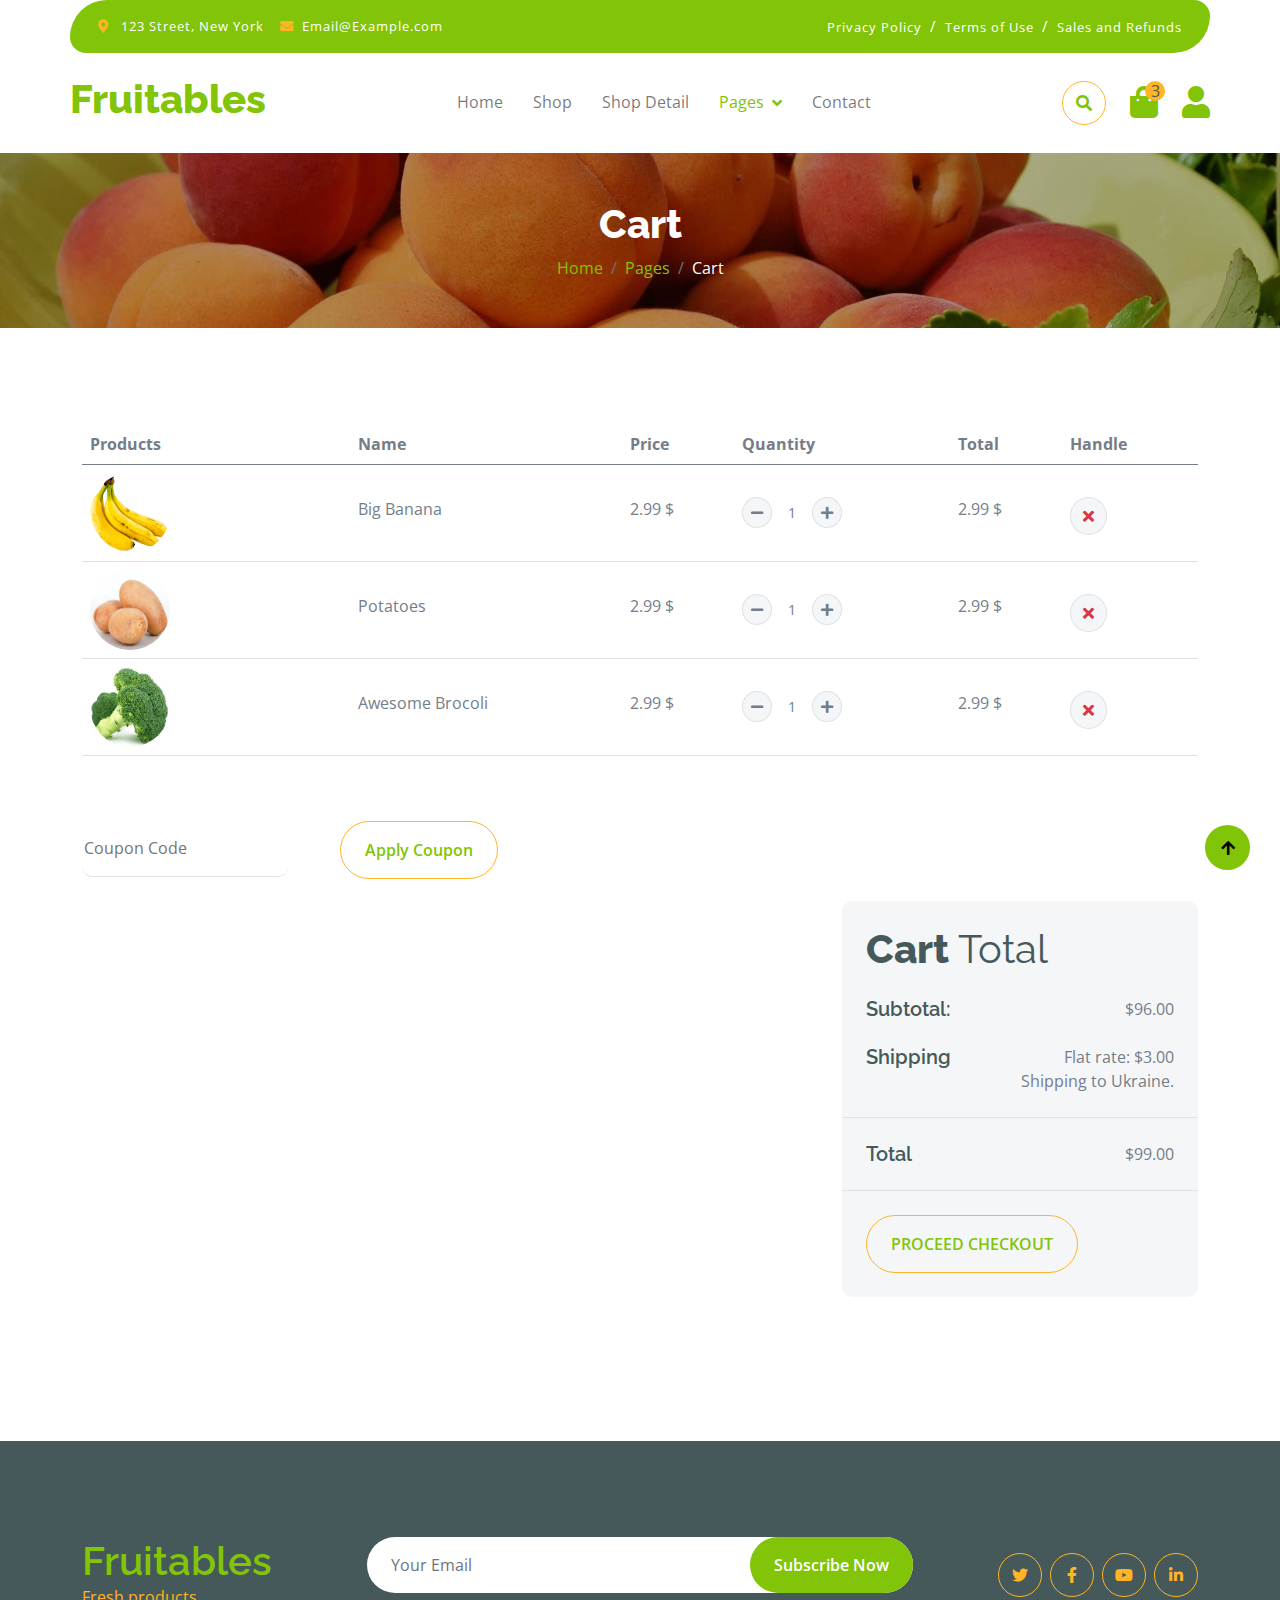
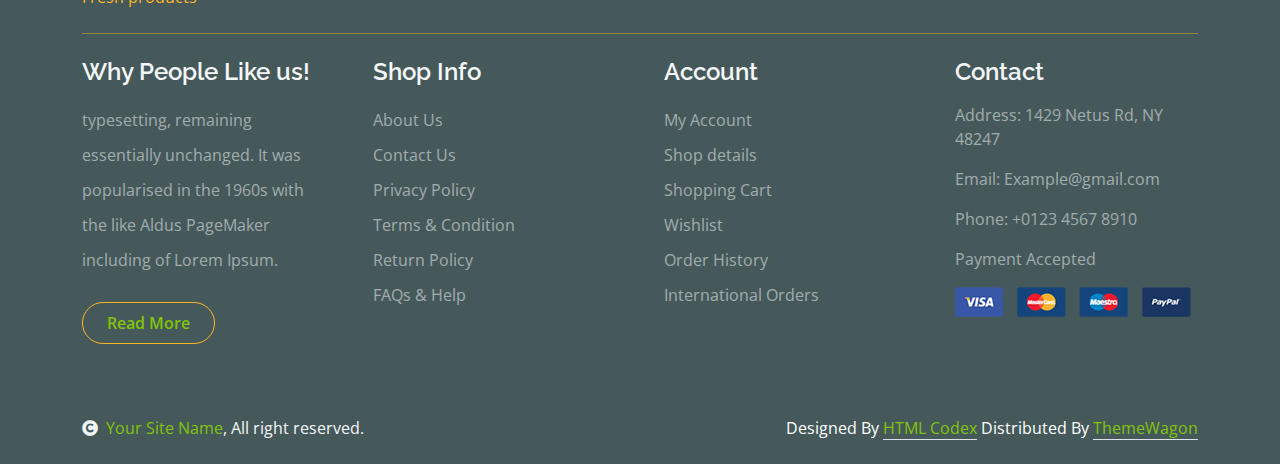
<file: cart.html>
<!DOCTYPE html>
<html lang="en">

    <head>
        <meta charset="utf-8">
        <title>Fruitables - Vegetable Website Template</title>
        <meta content="width=device-width, initial-scale=1.0" name="viewport">
        <meta content="" name="keywords">
        <meta content="" name="description">

        <!-- Google Web Fonts -->
        <link rel="preconnect" href="https://fonts.googleapis.com">
        <link rel="preconnect" href="https://fonts.gstatic.com" crossorigin>
        <link href="https://fonts.googleapis.com/css2?family=Open+Sans:wght@400;600&family=Raleway:wght@600;800&display=swap" rel="stylesheet"> 

        <!-- Icon Font Stylesheet -->
        <link rel="stylesheet" href="https://use.fontawesome.com/releases/v5.15.4/css/all.css"/>
        <link href="https://cdn.jsdelivr.net/npm/bootstrap-icons@1.4.1/font/bootstrap-icons.css" rel="stylesheet">

        <!-- Libraries Stylesheet -->
        <link href="lib/lightbox/css/lightbox.min.css" rel="stylesheet">
        <link href="lib/owlcarousel/assets/owl.carousel.min.css" rel="stylesheet">


        <!-- Customized Bootstrap Stylesheet -->
        <link href="css/bootstrap.min.css" rel="stylesheet">

        <!-- Template Stylesheet -->
        <link href="css/style.css" rel="stylesheet">
    </head>

    <body>

        <!-- Spinner Start -->
        <div id="spinner" class="show w-100 vh-100 bg-white position-fixed translate-middle top-50 start-50  d-flex align-items-center justify-content-center">
            <div class="spinner-grow text-primary" role="status"></div>
        </div>
        <!-- Spinner End -->


        <!-- Navbar start -->
        <div class="container-fluid fixed-top">
            <div class="container topbar bg-primary d-none d-lg-block">
                <div class="d-flex justify-content-between">
                    <div class="top-info ps-2">
                        <small class="me-3"><i class="fas fa-map-marker-alt me-2 text-secondary"></i> <a href="#" class="text-white">123 Street, New York</a></small>
                        <small class="me-3"><i class="fas fa-envelope me-2 text-secondary"></i><a href="#" class="text-white">Email@Example.com</a></small>
                    </div>
                    <div class="top-link pe-2">
                        <a href="#" class="text-white"><small class="text-white mx-2">Privacy Policy</small>/</a>
                        <a href="#" class="text-white"><small class="text-white mx-2">Terms of Use</small>/</a>
                        <a href="#" class="text-white"><small class="text-white ms-2">Sales and Refunds</small></a>
                    </div>
                </div>
            </div>
            <div class="container px-0">
                <nav class="navbar navbar-light bg-white navbar-expand-xl">
                    <a href="index.html" class="navbar-brand"><h1 class="text-primary display-6">Fruitables</h1></a>
                    <button class="navbar-toggler py-2 px-3" type="button" data-bs-toggle="collapse" data-bs-target="#navbarCollapse">
                        <span class="fa fa-bars text-primary"></span>
                    </button>
                    <div class="collapse navbar-collapse bg-white" id="navbarCollapse">
                        <div class="navbar-nav mx-auto">
                            <a href="index.html" class="nav-item nav-link">Home</a>
                            <a href="shop.html" class="nav-item nav-link">Shop</a>
                            <a href="shop-detail.html" class="nav-item nav-link">Shop Detail</a>
                            <div class="nav-item dropdown">
                                <a href="#" class="nav-link dropdown-toggle active" data-bs-toggle="dropdown">Pages</a>
                                <div class="dropdown-menu m-0 bg-secondary rounded-0">
                                    <a href="cart.html" class="dropdown-item active">Cart</a>
                                    <a href="chackout.html" class="dropdown-item">Chackout</a>
                                    <a href="testimonial.html" class="dropdown-item">Testimonial</a>
                                    <a href="404.html" class="dropdown-item">404 Page</a>
                                </div>
                            </div>
                            <a href="contact.html" class="nav-item nav-link">Contact</a>
                        </div>
                        <div class="d-flex m-3 me-0">
                            <button class="btn-search btn border border-secondary btn-md-square rounded-circle bg-white me-4" data-bs-toggle="modal" data-bs-target="#searchModal"><i class="fas fa-search text-primary"></i></button>
                            <a href="#" class="position-relative me-4 my-auto">
                                <i class="fa fa-shopping-bag fa-2x"></i>
                                <span class="position-absolute bg-secondary rounded-circle d-flex align-items-center justify-content-center text-dark px-1" style="top: -5px; left: 15px; height: 20px; min-width: 20px;">3</span>
                            </a>
                            <a href="#" class="my-auto">
                                <i class="fas fa-user fa-2x"></i>
                            </a>
                        </div>
                    </div>
                </nav>
            </div>
        </div>
        <!-- Navbar End -->


        <!-- Modal Search Start -->
        <div class="modal fade" id="searchModal" tabindex="-1" aria-labelledby="exampleModalLabel" aria-hidden="true">
            <div class="modal-dialog modal-fullscreen">
                <div class="modal-content rounded-0">
                    <div class="modal-header">
                        <h5 class="modal-title" id="exampleModalLabel">Search by keyword</h5>
                        <button type="button" class="btn-close" data-bs-dismiss="modal" aria-label="Close"></button>
                    </div>
                    <div class="modal-body d-flex align-items-center">
                        <div class="input-group w-75 mx-auto d-flex">
                            <input type="search" class="form-control p-3" placeholder="keywords" aria-describedby="search-icon-1">
                            <span id="search-icon-1" class="input-group-text p-3"><i class="fa fa-search"></i></span>
                        </div>
                    </div>
                </div>
            </div>
        </div>
        <!-- Modal Search End -->


        <!-- Single Page Header start -->
        <div class="container-fluid page-header py-5">
            <h1 class="text-center text-white display-6">Cart</h1>
            <ol class="breadcrumb justify-content-center mb-0">
                <li class="breadcrumb-item"><a href="#">Home</a></li>
                <li class="breadcrumb-item"><a href="#">Pages</a></li>
                <li class="breadcrumb-item active text-white">Cart</li>
            </ol>
        </div>
        <!-- Single Page Header End -->


        <!-- Cart Page Start -->
        <div class="container-fluid py-5">
            <div class="container py-5">
                <div class="table-responsive">
                    <table class="table">
                        <thead>
                          <tr>
                            <th scope="col">Products</th>
                            <th scope="col">Name</th>
                            <th scope="col">Price</th>
                            <th scope="col">Quantity</th>
                            <th scope="col">Total</th>
                            <th scope="col">Handle</th>
                          </tr>
                        </thead>
                        <tbody>
                            <tr>
                                <th scope="row">
                                    <div class="d-flex align-items-center">
                                        <img src="img/vegetable-item-3.png" class="img-fluid me-5 rounded-circle" style="width: 80px; height: 80px;" alt="">
                                    </div>
                                </th>
                                <td>
                                    <p class="mb-0 mt-4">Big Banana</p>
                                </td>
                                <td>
                                    <p class="mb-0 mt-4">2.99 $</p>
                                </td>
                                <td>
                                    <div class="input-group quantity mt-4" style="width: 100px;">
                                        <div class="input-group-btn">
                                            <button class="btn btn-sm btn-minus rounded-circle bg-light border" >
                                            <i class="fa fa-minus"></i>
                                            </button>
                                        </div>
                                        <input type="text" class="form-control form-control-sm text-center border-0" value="1">
                                        <div class="input-group-btn">
                                            <button class="btn btn-sm btn-plus rounded-circle bg-light border">
                                                <i class="fa fa-plus"></i>
                                            </button>
                                        </div>
                                    </div>
                                </td>
                                <td>
                                    <p class="mb-0 mt-4">2.99 $</p>
                                </td>
                                <td>
                                    <button class="btn btn-md rounded-circle bg-light border mt-4" >
                                        <i class="fa fa-times text-danger"></i>
                                    </button>
                                </td>
                            
                            </tr>
                            <tr>
                                <th scope="row">
                                    <div class="d-flex align-items-center">
                                        <img src="img/vegetable-item-5.jpg" class="img-fluid me-5 rounded-circle" style="width: 80px; height: 80px;" alt="" alt="">
                                    </div>
                                </th>
                                <td>
                                    <p class="mb-0 mt-4">Potatoes</p>
                                </td>
                                <td>
                                    <p class="mb-0 mt-4">2.99 $</p>
                                </td>
                                <td>
                                    <div class="input-group quantity mt-4" style="width: 100px;">
                                        <div class="input-group-btn">
                                            <button class="btn btn-sm btn-minus rounded-circle bg-light border" >
                                            <i class="fa fa-minus"></i>
                                            </button>
                                        </div>
                                        <input type="text" class="form-control form-control-sm text-center border-0" value="1">
                                        <div class="input-group-btn">
                                            <button class="btn btn-sm btn-plus rounded-circle bg-light border">
                                                <i class="fa fa-plus"></i>
                                            </button>
                                        </div>
                                    </div>
                                </td>
                                <td>
                                    <p class="mb-0 mt-4">2.99 $</p>
                                </td>
                                <td>
                                    <button class="btn btn-md rounded-circle bg-light border mt-4" >
                                        <i class="fa fa-times text-danger"></i>
                                    </button>
                                </td>
                            </tr>
                            <tr>
                                <th scope="row">
                                    <div class="d-flex align-items-center">
                                        <img src="img/vegetable-item-2.jpg" class="img-fluid me-5 rounded-circle" style="width: 80px; height: 80px;" alt="" alt="">
                                    </div>
                                </th>
                                <td>
                                    <p class="mb-0 mt-4">Awesome Brocoli</p>
                                </td>
                                <td>
                                    <p class="mb-0 mt-4">2.99 $</p>
                                </td>
                                <td>
                                    <div class="input-group quantity mt-4" style="width: 100px;">
                                        <div class="input-group-btn">
                                            <button class="btn btn-sm btn-minus rounded-circle bg-light border" >
                                            <i class="fa fa-minus"></i>
                                            </button>
                                        </div>
                                        <input type="text" class="form-control form-control-sm text-center border-0" value="1">
                                        <div class="input-group-btn">
                                            <button class="btn btn-sm btn-plus rounded-circle bg-light border">
                                                <i class="fa fa-plus"></i>
                                            </button>
                                        </div>
                                    </div>
                                </td>
                                <td>
                                    <p class="mb-0 mt-4">2.99 $</p>
                                </td>
                                <td>
                                    <button class="btn btn-md rounded-circle bg-light border mt-4" >
                                        <i class="fa fa-times text-danger"></i>
                                    </button>
                                </td>
                            </tr>
                        </tbody>
                    </table>
                </div>
                <div class="mt-5">
                    <input type="text" class="border-0 border-bottom rounded me-5 py-3 mb-4" placeholder="Coupon Code">
                    <button class="btn border-secondary rounded-pill px-4 py-3 text-primary" type="button">Apply Coupon</button>
                </div>
                <div class="row g-4 justify-content-end">
                    <div class="col-8"></div>
                    <div class="col-sm-8 col-md-7 col-lg-6 col-xl-4">
                        <div class="bg-light rounded">
                            <div class="p-4">
                                <h1 class="display-6 mb-4">Cart <span class="fw-normal">Total</span></h1>
                                <div class="d-flex justify-content-between mb-4">
                                    <h5 class="mb-0 me-4">Subtotal:</h5>
                                    <p class="mb-0">$96.00</p>
                                </div>
                                <div class="d-flex justify-content-between">
                                    <h5 class="mb-0 me-4">Shipping</h5>
                                    <div class="">
                                        <p class="mb-0">Flat rate: $3.00</p>
                                    </div>
                                </div>
                                <p class="mb-0 text-end">Shipping to Ukraine.</p>
                            </div>
                            <div class="py-4 mb-4 border-top border-bottom d-flex justify-content-between">
                                <h5 class="mb-0 ps-4 me-4">Total</h5>
                                <p class="mb-0 pe-4">$99.00</p>
                            </div>
                            <button class="btn border-secondary rounded-pill px-4 py-3 text-primary text-uppercase mb-4 ms-4" type="button">Proceed Checkout</button>
                        </div>
                    </div>
                </div>
            </div>
        </div>
        <!-- Cart Page End -->


        <!-- Footer Start -->
        <div class="container-fluid bg-dark text-white-50 footer pt-5 mt-5">
            <div class="container py-5">
                <div class="pb-4 mb-4" style="border-bottom: 1px solid rgba(226, 175, 24, 0.5) ;">
                    <div class="row g-4">
                        <div class="col-lg-3">
                            <a href="#">
                                <h1 class="text-primary mb-0">Fruitables</h1>
                                <p class="text-secondary mb-0">Fresh products</p>
                            </a>
                        </div>
                        <div class="col-lg-6">
                            <div class="position-relative mx-auto">
                                <input class="form-control border-0 w-100 py-3 px-4 rounded-pill" type="number" placeholder="Your Email">
                                <button type="submit" class="btn btn-primary border-0 border-secondary py-3 px-4 position-absolute rounded-pill text-white" style="top: 0; right: 0;">Subscribe Now</button>
                            </div>
                        </div>
                        <div class="col-lg-3">
                            <div class="d-flex justify-content-end pt-3">
                                <a class="btn  btn-outline-secondary me-2 btn-md-square rounded-circle" href=""><i class="fab fa-twitter"></i></a>
                                <a class="btn btn-outline-secondary me-2 btn-md-square rounded-circle" href=""><i class="fab fa-facebook-f"></i></a>
                                <a class="btn btn-outline-secondary me-2 btn-md-square rounded-circle" href=""><i class="fab fa-youtube"></i></a>
                                <a class="btn btn-outline-secondary btn-md-square rounded-circle" href=""><i class="fab fa-linkedin-in"></i></a>
                            </div>
                        </div>
                    </div>
                </div>
                <div class="row g-5">
                    <div class="col-lg-3 col-md-6">
                        <div class="footer-item">
                            <h4 class="text-light mb-3">Why People Like us!</h4>
                            <p class="mb-4">typesetting, remaining essentially unchanged. It was 
                                popularised in the 1960s with the like Aldus PageMaker including of Lorem Ipsum.</p>
                            <a href="" class="btn border-secondary py-2 px-4 rounded-pill text-primary">Read More</a>
                        </div>
                    </div>
                    <div class="col-lg-3 col-md-6">
                        <div class="d-flex flex-column text-start footer-item">
                            <h4 class="text-light mb-3">Shop Info</h4>
                            <a class="btn-link" href="">About Us</a>
                            <a class="btn-link" href="">Contact Us</a>
                            <a class="btn-link" href="">Privacy Policy</a>
                            <a class="btn-link" href="">Terms & Condition</a>
                            <a class="btn-link" href="">Return Policy</a>
                            <a class="btn-link" href="">FAQs & Help</a>
                        </div>
                    </div>
                    <div class="col-lg-3 col-md-6">
                        <div class="d-flex flex-column text-start footer-item">
                            <h4 class="text-light mb-3">Account</h4>
                            <a class="btn-link" href="">My Account</a>
                            <a class="btn-link" href="">Shop details</a>
                            <a class="btn-link" href="">Shopping Cart</a>
                            <a class="btn-link" href="">Wishlist</a>
                            <a class="btn-link" href="">Order History</a>
                            <a class="btn-link" href="">International Orders</a>
                        </div>
                    </div>
                    <div class="col-lg-3 col-md-6">
                        <div class="footer-item">
                            <h4 class="text-light mb-3">Contact</h4>
                            <p>Address: 1429 Netus Rd, NY 48247</p>
                            <p>Email: Example@gmail.com</p>
                            <p>Phone: +0123 4567 8910</p>
                            <p>Payment Accepted</p>
                            <img src="img/payment.png" class="img-fluid" alt="">
                        </div>
                    </div>
                </div>
            </div>
        </div>
        <!-- Footer End -->

        <!-- Copyright Start -->
        <div class="container-fluid copyright bg-dark py-4">
            <div class="container">
                <div class="row">
                    <div class="col-md-6 text-center text-md-start mb-3 mb-md-0">
                        <span class="text-light"><a href="#"><i class="fas fa-copyright text-light me-2"></i>Your Site Name</a>, All right reserved.</span>
                    </div>
                    <div class="col-md-6 my-auto text-center text-md-end text-white">
                        <!--/*** This template is free as long as you keep the below author’s credit link/attribution link/backlink. ***/-->
                        <!--/*** If you'd like to use the template without the below author’s credit link/attribution link/backlink, ***/-->
                        <!--/*** you can purchase the Credit Removal License from "https://htmlcodex.com/credit-removal". ***/-->
                        Designed By <a class="border-bottom" href="https://htmlcodex.com">HTML Codex</a> Distributed By <a class="border-bottom" href="https://themewagon.com">ThemeWagon</a>
                    </div>
                </div>
            </div>
        </div>
        <!-- Copyright End -->



        <!-- Back to Top -->
        <a href="#" class="btn btn-primary border-3 border-primary rounded-circle back-to-top"><i class="fa fa-arrow-up"></i></a>   

        
    <!-- JavaScript Libraries -->
    <script src="https://ajax.googleapis.com/ajax/libs/jquery/3.6.4/jquery.min.js"></script>
    <script src="https://cdn.jsdelivr.net/npm/bootstrap@5.0.0/dist/js/bootstrap.bundle.min.js"></script>
    <script src="lib/easing/easing.min.js"></script>
    <script src="lib/waypoints/waypoints.min.js"></script>
    <script src="lib/lightbox/js/lightbox.min.js"></script>
    <script src="lib/owlcarousel/owl.carousel.min.js"></script>

    <!-- Template Javascript -->
    <script src="js/main.js"></script>
    </body>

</html>
</file>
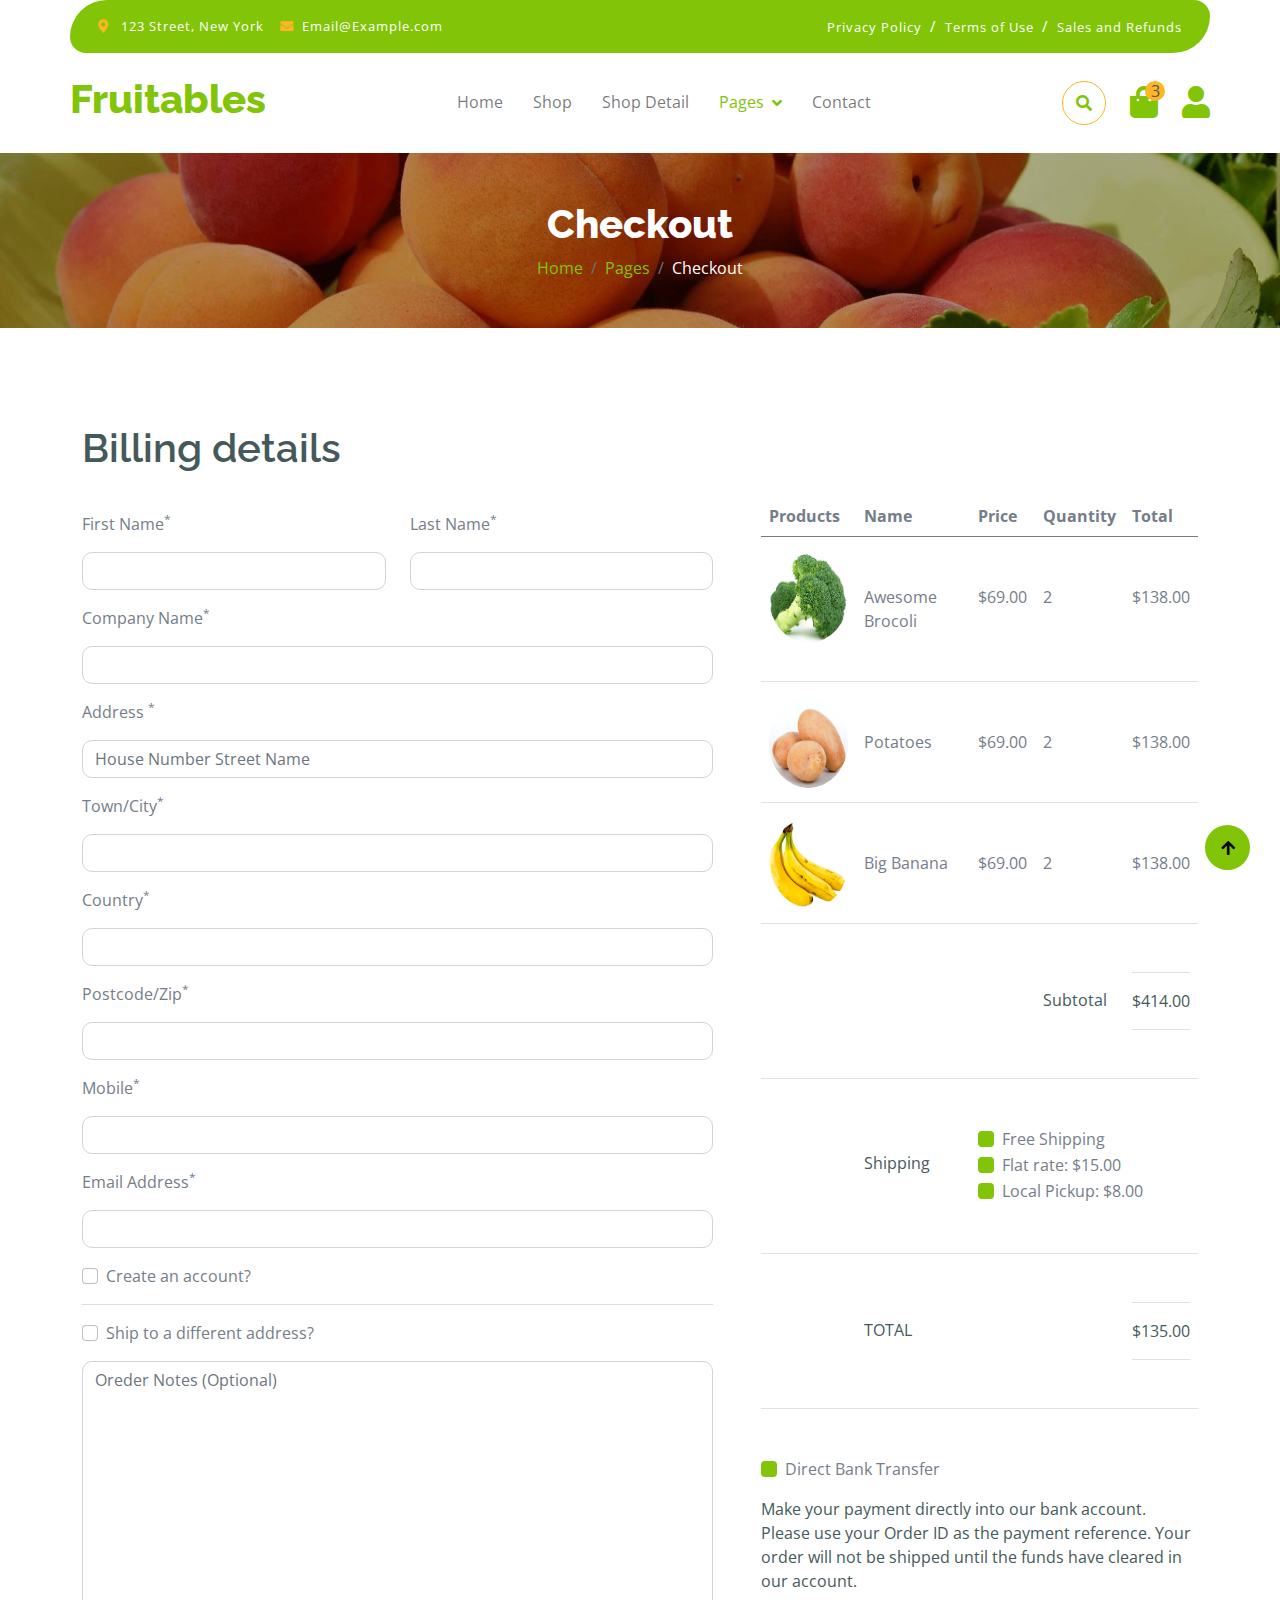
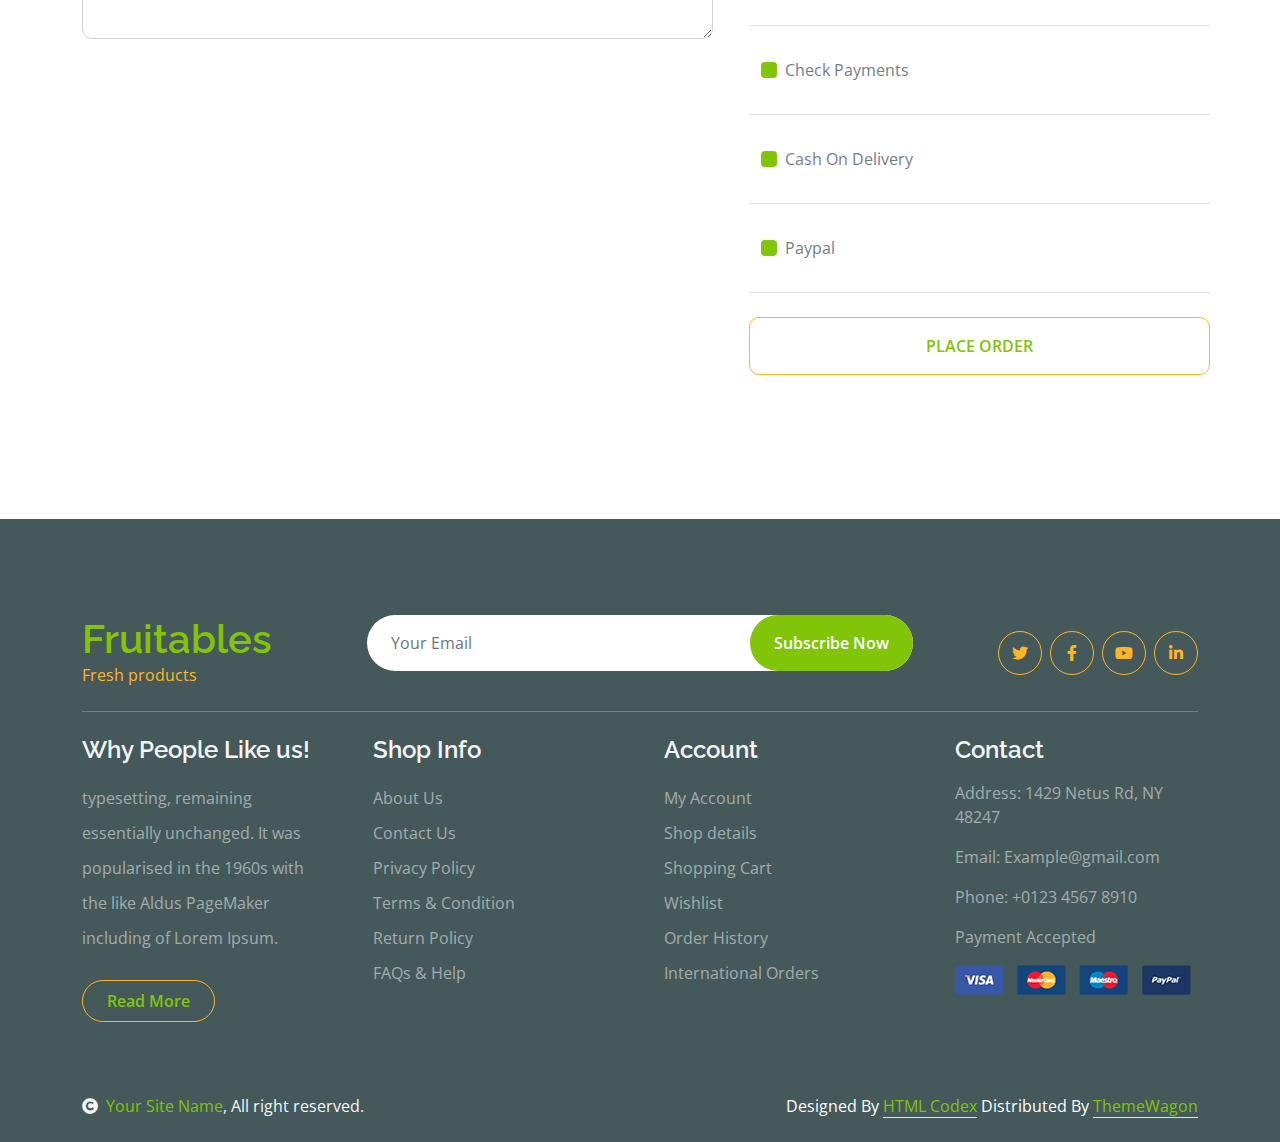
<file: chackout.html>
<!DOCTYPE html>
<html lang="en">

    <head>
        <meta charset="utf-8">
        <title>Fruitables - Vegetable Website Template</title>
        <meta content="width=device-width, initial-scale=1.0" name="viewport">
        <meta content="" name="keywords">
        <meta content="" name="description">

        <!-- Google Web Fonts -->
        <link rel="preconnect" href="https://fonts.googleapis.com">
        <link rel="preconnect" href="https://fonts.gstatic.com" crossorigin>
        <link href="https://fonts.googleapis.com/css2?family=Open+Sans:wght@400;600&family=Raleway:wght@600;800&display=swap" rel="stylesheet"> 

        <!-- Icon Font Stylesheet -->
        <link rel="stylesheet" href="https://use.fontawesome.com/releases/v5.15.4/css/all.css"/>
        <link href="https://cdn.jsdelivr.net/npm/bootstrap-icons@1.4.1/font/bootstrap-icons.css" rel="stylesheet">

        <!-- Libraries Stylesheet -->
        <link href="lib/lightbox/css/lightbox.min.css" rel="stylesheet">
        <link href="lib/owlcarousel/assets/owl.carousel.min.css" rel="stylesheet">


        <!-- Customized Bootstrap Stylesheet -->
        <link href="css/bootstrap.min.css" rel="stylesheet">

        <!-- Template Stylesheet -->
        <link href="css/style.css" rel="stylesheet">
    </head>

    <body>

        <!-- Spinner Start -->
        <div id="spinner" class="show w-100 vh-100 bg-white position-fixed translate-middle top-50 start-50  d-flex align-items-center justify-content-center">
            <div class="spinner-grow text-primary" role="status"></div>
        </div>
        <!-- Spinner End -->


        <!-- Navbar start -->
        <div class="container-fluid fixed-top">
            <div class="container topbar bg-primary d-none d-lg-block">
                <div class="d-flex justify-content-between">
                    <div class="top-info ps-2">
                        <small class="me-3"><i class="fas fa-map-marker-alt me-2 text-secondary"></i> <a href="#" class="text-white">123 Street, New York</a></small>
                        <small class="me-3"><i class="fas fa-envelope me-2 text-secondary"></i><a href="#" class="text-white">Email@Example.com</a></small>
                    </div>
                    <div class="top-link pe-2">
                        <a href="#" class="text-white"><small class="text-white mx-2">Privacy Policy</small>/</a>
                        <a href="#" class="text-white"><small class="text-white mx-2">Terms of Use</small>/</a>
                        <a href="#" class="text-white"><small class="text-white ms-2">Sales and Refunds</small></a>
                    </div>
                </div>
            </div>
            <div class="container px-0">
                <nav class="navbar navbar-light bg-white navbar-expand-xl">
                    <a href="index.html" class="navbar-brand"><h1 class="text-primary display-6">Fruitables</h1></a>
                    <button class="navbar-toggler py-2 px-3" type="button" data-bs-toggle="collapse" data-bs-target="#navbarCollapse">
                        <span class="fa fa-bars text-primary"></span>
                    </button>
                    <div class="collapse navbar-collapse bg-white" id="navbarCollapse">
                        <div class="navbar-nav mx-auto">
                            <a href="index.html" class="nav-item nav-link">Home</a>
                            <a href="shop.html" class="nav-item nav-link">Shop</a>
                            <a href="shop-detail.html" class="nav-item nav-link">Shop Detail</a>
                            <div class="nav-item dropdown">
                                <a href="#" class="nav-link dropdown-toggle active" data-bs-toggle="dropdown">Pages</a>
                                <div class="dropdown-menu m-0 bg-secondary rounded-0">
                                    <a href="cart.html" class="dropdown-item">Cart</a>
                                    <a href="chackout.html" class="dropdown-item active">Chackout</a>
                                    <a href="testimonial.html" class="dropdown-item">Testimonial</a>
                                    <a href="404.html" class="dropdown-item">404 Page</a>
                                </div>
                            </div>
                            <a href="contact.html" class="nav-item nav-link">Contact</a>
                        </div>
                        <div class="d-flex m-3 me-0">
                            <button class="btn-search btn border border-secondary btn-md-square rounded-circle bg-white me-4" data-bs-toggle="modal" data-bs-target="#searchModal"><i class="fas fa-search text-primary"></i></button>
                            <a href="#" class="position-relative me-4 my-auto">
                                <i class="fa fa-shopping-bag fa-2x"></i>
                                <span class="position-absolute bg-secondary rounded-circle d-flex align-items-center justify-content-center text-dark px-1" style="top: -5px; left: 15px; height: 20px; min-width: 20px;">3</span>
                            </a>
                            <a href="#" class="my-auto">
                                <i class="fas fa-user fa-2x"></i>
                            </a>
                        </div>
                    </div>
                </nav>
            </div>
        </div>
        <!-- Navbar End -->


        <!-- Modal Search Start -->
        <div class="modal fade" id="searchModal" tabindex="-1" aria-labelledby="exampleModalLabel" aria-hidden="true">
            <div class="modal-dialog modal-fullscreen">
                <div class="modal-content rounded-0">
                    <div class="modal-header">
                        <h5 class="modal-title" id="exampleModalLabel">Search by keyword</h5>
                        <button type="button" class="btn-close" data-bs-dismiss="modal" aria-label="Close"></button>
                    </div>
                    <div class="modal-body d-flex align-items-center">
                        <div class="input-group w-75 mx-auto d-flex">
                            <input type="search" class="form-control p-3" placeholder="keywords" aria-describedby="search-icon-1">
                            <span id="search-icon-1" class="input-group-text p-3"><i class="fa fa-search"></i></span>
                        </div>
                    </div>
                </div>
            </div>
        </div>
        <!-- Modal Search End -->


        <!-- Single Page Header start -->
        <div class="container-fluid page-header py-5">
            <h1 class="text-center text-white display-6">Checkout</h1>
            <ol class="breadcrumb justify-content-center mb-0">
                <li class="breadcrumb-item"><a href="#">Home</a></li>
                <li class="breadcrumb-item"><a href="#">Pages</a></li>
                <li class="breadcrumb-item active text-white">Checkout</li>
            </ol>
        </div>
        <!-- Single Page Header End -->


        <!-- Checkout Page Start -->
        <div class="container-fluid py-5">
            <div class="container py-5">
                <h1 class="mb-4">Billing details</h1>
                <form action="#">
                    <div class="row g-5">
                        <div class="col-md-12 col-lg-6 col-xl-7">
                            <div class="row">
                                <div class="col-md-12 col-lg-6">
                                    <div class="form-item w-100">
                                        <label class="form-label my-3">First Name<sup>*</sup></label>
                                        <input type="text" class="form-control">
                                    </div>
                                </div>
                                <div class="col-md-12 col-lg-6">
                                    <div class="form-item w-100">
                                        <label class="form-label my-3">Last Name<sup>*</sup></label>
                                        <input type="text" class="form-control">
                                    </div>
                                </div>
                            </div>
                            <div class="form-item">
                                <label class="form-label my-3">Company Name<sup>*</sup></label>
                                <input type="text" class="form-control">
                            </div>
                            <div class="form-item">
                                <label class="form-label my-3">Address <sup>*</sup></label>
                                <input type="text" class="form-control" placeholder="House Number Street Name">
                            </div>
                            <div class="form-item">
                                <label class="form-label my-3">Town/City<sup>*</sup></label>
                                <input type="text" class="form-control">
                            </div>
                            <div class="form-item">
                                <label class="form-label my-3">Country<sup>*</sup></label>
                                <input type="text" class="form-control">
                            </div>
                            <div class="form-item">
                                <label class="form-label my-3">Postcode/Zip<sup>*</sup></label>
                                <input type="text" class="form-control">
                            </div>
                            <div class="form-item">
                                <label class="form-label my-3">Mobile<sup>*</sup></label>
                                <input type="tel" class="form-control">
                            </div>
                            <div class="form-item">
                                <label class="form-label my-3">Email Address<sup>*</sup></label>
                                <input type="email" class="form-control">
                            </div>
                            <div class="form-check my-3">
                                <input type="checkbox" class="form-check-input" id="Account-1" name="Accounts" value="Accounts">
                                <label class="form-check-label" for="Account-1">Create an account?</label>
                            </div>
                            <hr>
                            <div class="form-check my-3">
                                <input class="form-check-input" type="checkbox" id="Address-1" name="Address" value="Address">
                                <label class="form-check-label" for="Address-1">Ship to a different address?</label>
                            </div>
                            <div class="form-item">
                                <textarea name="text" class="form-control" spellcheck="false" cols="30" rows="11" placeholder="Oreder Notes (Optional)"></textarea>
                            </div>
                        </div>
                        <div class="col-md-12 col-lg-6 col-xl-5">
                            <div class="table-responsive">
                                <table class="table">
                                    <thead>
                                        <tr>
                                            <th scope="col">Products</th>
                                            <th scope="col">Name</th>
                                            <th scope="col">Price</th>
                                            <th scope="col">Quantity</th>
                                            <th scope="col">Total</th>
                                        </tr>
                                    </thead>
                                    <tbody>
                                        <tr>
                                            <th scope="row">
                                                <div class="d-flex align-items-center mt-2">
                                                    <img src="img/vegetable-item-2.jpg" class="img-fluid rounded-circle" style="width: 90px; height: 90px;" alt="">
                                                </div>
                                            </th>
                                            <td class="py-5">Awesome Brocoli</td>
                                            <td class="py-5">$69.00</td>
                                            <td class="py-5">2</td>
                                            <td class="py-5">$138.00</td>
                                        </tr>
                                        <tr>
                                            <th scope="row">
                                                <div class="d-flex align-items-center mt-2">
                                                    <img src="img/vegetable-item-5.jpg" class="img-fluid rounded-circle" style="width: 90px; height: 90px;" alt="">
                                                </div>
                                            </th>
                                            <td class="py-5">Potatoes</td>
                                            <td class="py-5">$69.00</td>
                                            <td class="py-5">2</td>
                                            <td class="py-5">$138.00</td>
                                        </tr>
                                        <tr>
                                            <th scope="row">
                                                <div class="d-flex align-items-center mt-2">
                                                    <img src="img/vegetable-item-3.png" class="img-fluid rounded-circle" style="width: 90px; height: 90px;" alt="">
                                                </div>
                                            </th>
                                            <td class="py-5">Big Banana</td>
                                            <td class="py-5">$69.00</td>
                                            <td class="py-5">2</td>
                                            <td class="py-5">$138.00</td>
                                        </tr>
                                        <tr>
                                            <th scope="row">
                                            </th>
                                            <td class="py-5"></td>
                                            <td class="py-5"></td>
                                            <td class="py-5">
                                                <p class="mb-0 text-dark py-3">Subtotal</p>
                                            </td>
                                            <td class="py-5">
                                                <div class="py-3 border-bottom border-top">
                                                    <p class="mb-0 text-dark">$414.00</p>
                                                </div>
                                            </td>
                                        </tr>
                                        <tr>
                                            <th scope="row">
                                            </th>
                                            <td class="py-5">
                                                <p class="mb-0 text-dark py-4">Shipping</p>
                                            </td>
                                            <td colspan="3" class="py-5">
                                                <div class="form-check text-start">
                                                    <input type="checkbox" class="form-check-input bg-primary border-0" id="Shipping-1" name="Shipping-1" value="Shipping">
                                                    <label class="form-check-label" for="Shipping-1">Free Shipping</label>
                                                </div>
                                                <div class="form-check text-start">
                                                    <input type="checkbox" class="form-check-input bg-primary border-0" id="Shipping-2" name="Shipping-1" value="Shipping">
                                                    <label class="form-check-label" for="Shipping-2">Flat rate: $15.00</label>
                                                </div>
                                                <div class="form-check text-start">
                                                    <input type="checkbox" class="form-check-input bg-primary border-0" id="Shipping-3" name="Shipping-1" value="Shipping">
                                                    <label class="form-check-label" for="Shipping-3">Local Pickup: $8.00</label>
                                                </div>
                                            </td>
                                        </tr>
                                        <tr>
                                            <th scope="row">
                                            </th>
                                            <td class="py-5">
                                                <p class="mb-0 text-dark text-uppercase py-3">TOTAL</p>
                                            </td>
                                            <td class="py-5"></td>
                                            <td class="py-5"></td>
                                            <td class="py-5">
                                                <div class="py-3 border-bottom border-top">
                                                    <p class="mb-0 text-dark">$135.00</p>
                                                </div>
                                            </td>
                                        </tr>
                                    </tbody>
                                </table>
                            </div>
                            <div class="row g-4 text-center align-items-center justify-content-center border-bottom py-3">
                                <div class="col-12">
                                    <div class="form-check text-start my-3">
                                        <input type="checkbox" class="form-check-input bg-primary border-0" id="Transfer-1" name="Transfer" value="Transfer">
                                        <label class="form-check-label" for="Transfer-1">Direct Bank Transfer</label>
                                    </div>
                                    <p class="text-start text-dark">Make your payment directly into our bank account. Please use your Order ID as the payment reference. Your order will not be shipped until the funds have cleared in our account.</p>
                                </div>
                            </div>
                            <div class="row g-4 text-center align-items-center justify-content-center border-bottom py-3">
                                <div class="col-12">
                                    <div class="form-check text-start my-3">
                                        <input type="checkbox" class="form-check-input bg-primary border-0" id="Payments-1" name="Payments" value="Payments">
                                        <label class="form-check-label" for="Payments-1">Check Payments</label>
                                    </div>
                                </div>
                            </div>
                            <div class="row g-4 text-center align-items-center justify-content-center border-bottom py-3">
                                <div class="col-12">
                                    <div class="form-check text-start my-3">
                                        <input type="checkbox" class="form-check-input bg-primary border-0" id="Delivery-1" name="Delivery" value="Delivery">
                                        <label class="form-check-label" for="Delivery-1">Cash On Delivery</label>
                                    </div>
                                </div>
                            </div>
                            <div class="row g-4 text-center align-items-center justify-content-center border-bottom py-3">
                                <div class="col-12">
                                    <div class="form-check text-start my-3">
                                        <input type="checkbox" class="form-check-input bg-primary border-0" id="Paypal-1" name="Paypal" value="Paypal">
                                        <label class="form-check-label" for="Paypal-1">Paypal</label>
                                    </div>
                                </div>
                            </div>
                            <div class="row g-4 text-center align-items-center justify-content-center pt-4">
                                <button type="button" class="btn border-secondary py-3 px-4 text-uppercase w-100 text-primary">Place Order</button>
                            </div>
                        </div>
                    </div>
                </form>
            </div>
        </div>
        <!-- Checkout Page End -->


        <!-- Footer Start -->
        <div class="container-fluid bg-dark text-white-50 footer pt-5 mt-5">
            <div class="container py-5">
                <div class="pb-4 mb-4" style="border-bottom: 1px solid rgba(226, 175, 24, 0.5) ;">
                    <div class="row g-4">
                        <div class="col-lg-3">
                            <a href="#">
                                <h1 class="text-primary mb-0">Fruitables</h1>
                                <p class="text-secondary mb-0">Fresh products</p>
                            </a>
                        </div>
                        <div class="col-lg-6">
                            <div class="position-relative mx-auto">
                                <input class="form-control border-0 w-100 py-3 px-4 rounded-pill" type="number" placeholder="Your Email">
                                <button type="submit" class="btn btn-primary border-0 border-secondary py-3 px-4 position-absolute rounded-pill text-white" style="top: 0; right: 0;">Subscribe Now</button>
                            </div>
                        </div>
                        <div class="col-lg-3">
                            <div class="d-flex justify-content-end pt-3">
                                <a class="btn  btn-outline-secondary me-2 btn-md-square rounded-circle" href=""><i class="fab fa-twitter"></i></a>
                                <a class="btn btn-outline-secondary me-2 btn-md-square rounded-circle" href=""><i class="fab fa-facebook-f"></i></a>
                                <a class="btn btn-outline-secondary me-2 btn-md-square rounded-circle" href=""><i class="fab fa-youtube"></i></a>
                                <a class="btn btn-outline-secondary btn-md-square rounded-circle" href=""><i class="fab fa-linkedin-in"></i></a>
                            </div>
                        </div>
                    </div>
                </div>
                <div class="row g-5">
                    <div class="col-lg-3 col-md-6">
                        <div class="footer-item">
                            <h4 class="text-light mb-3">Why People Like us!</h4>
                            <p class="mb-4">typesetting, remaining essentially unchanged. It was 
                                popularised in the 1960s with the like Aldus PageMaker including of Lorem Ipsum.</p>
                            <a href="" class="btn border-secondary py-2 px-4 rounded-pill text-primary">Read More</a>
                        </div>
                    </div>
                    <div class="col-lg-3 col-md-6">
                        <div class="d-flex flex-column text-start footer-item">
                            <h4 class="text-light mb-3">Shop Info</h4>
                            <a class="btn-link" href="">About Us</a>
                            <a class="btn-link" href="">Contact Us</a>
                            <a class="btn-link" href="">Privacy Policy</a>
                            <a class="btn-link" href="">Terms & Condition</a>
                            <a class="btn-link" href="">Return Policy</a>
                            <a class="btn-link" href="">FAQs & Help</a>
                        </div>
                    </div>
                    <div class="col-lg-3 col-md-6">
                        <div class="d-flex flex-column text-start footer-item">
                            <h4 class="text-light mb-3">Account</h4>
                            <a class="btn-link" href="">My Account</a>
                            <a class="btn-link" href="">Shop details</a>
                            <a class="btn-link" href="">Shopping Cart</a>
                            <a class="btn-link" href="">Wishlist</a>
                            <a class="btn-link" href="">Order History</a>
                            <a class="btn-link" href="">International Orders</a>
                        </div>
                    </div>
                    <div class="col-lg-3 col-md-6">
                        <div class="footer-item">
                            <h4 class="text-light mb-3">Contact</h4>
                            <p>Address: 1429 Netus Rd, NY 48247</p>
                            <p>Email: Example@gmail.com</p>
                            <p>Phone: +0123 4567 8910</p>
                            <p>Payment Accepted</p>
                            <img src="img/payment.png" class="img-fluid" alt="">
                        </div>
                    </div>
                </div>
            </div>
        </div>
        <!-- Footer End -->

        <!-- Copyright Start -->
        <div class="container-fluid copyright bg-dark py-4">
            <div class="container">
                <div class="row">
                    <div class="col-md-6 text-center text-md-start mb-3 mb-md-0">
                        <span class="text-light"><a href="#"><i class="fas fa-copyright text-light me-2"></i>Your Site Name</a>, All right reserved.</span>
                    </div>
                    <div class="col-md-6 my-auto text-center text-md-end text-white">
                        <!--/*** This template is free as long as you keep the below author’s credit link/attribution link/backlink. ***/-->
                        <!--/*** If you'd like to use the template without the below author’s credit link/attribution link/backlink, ***/-->
                        <!--/*** you can purchase the Credit Removal License from "https://htmlcodex.com/credit-removal". ***/-->
                        Designed By <a class="border-bottom" href="https://htmlcodex.com">HTML Codex</a> Distributed By <a class="border-bottom" href="https://themewagon.com">ThemeWagon</a>
                    </div>
                </div>
            </div>
        </div>
        <!-- Copyright End -->



        <!-- Back to Top -->
        <a href="#" class="btn btn-primary border-3 border-primary rounded-circle back-to-top"><i class="fa fa-arrow-up"></i></a>   

        
    <!-- JavaScript Libraries -->
    <script src="https://ajax.googleapis.com/ajax/libs/jquery/3.6.4/jquery.min.js"></script>
    <script src="https://cdn.jsdelivr.net/npm/bootstrap@5.0.0/dist/js/bootstrap.bundle.min.js"></script>
    <script src="lib/easing/easing.min.js"></script>
    <script src="lib/waypoints/waypoints.min.js"></script>
    <script src="lib/lightbox/js/lightbox.min.js"></script>
    <script src="lib/owlcarousel/owl.carousel.min.js"></script>

    <!-- Template Javascript -->
    <script src="js/main.js"></script>
    </body>

</html>
</file>
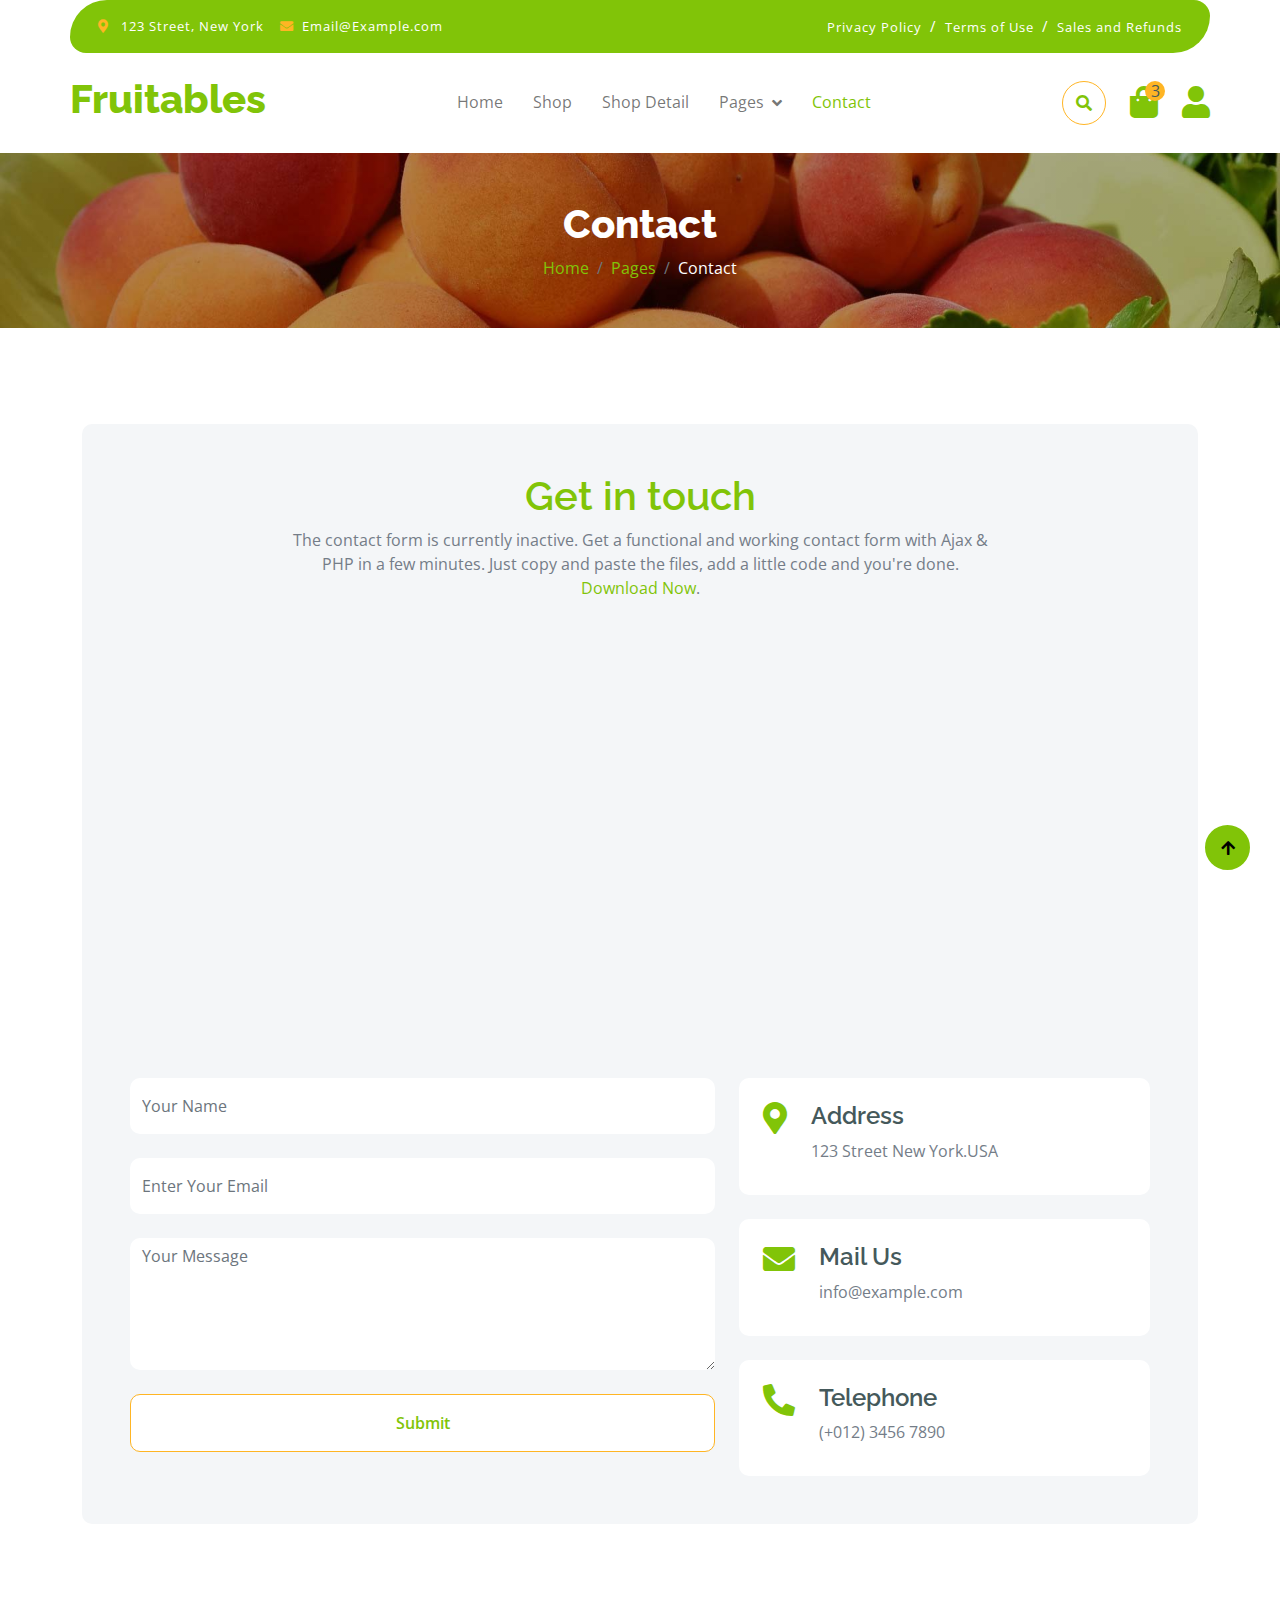
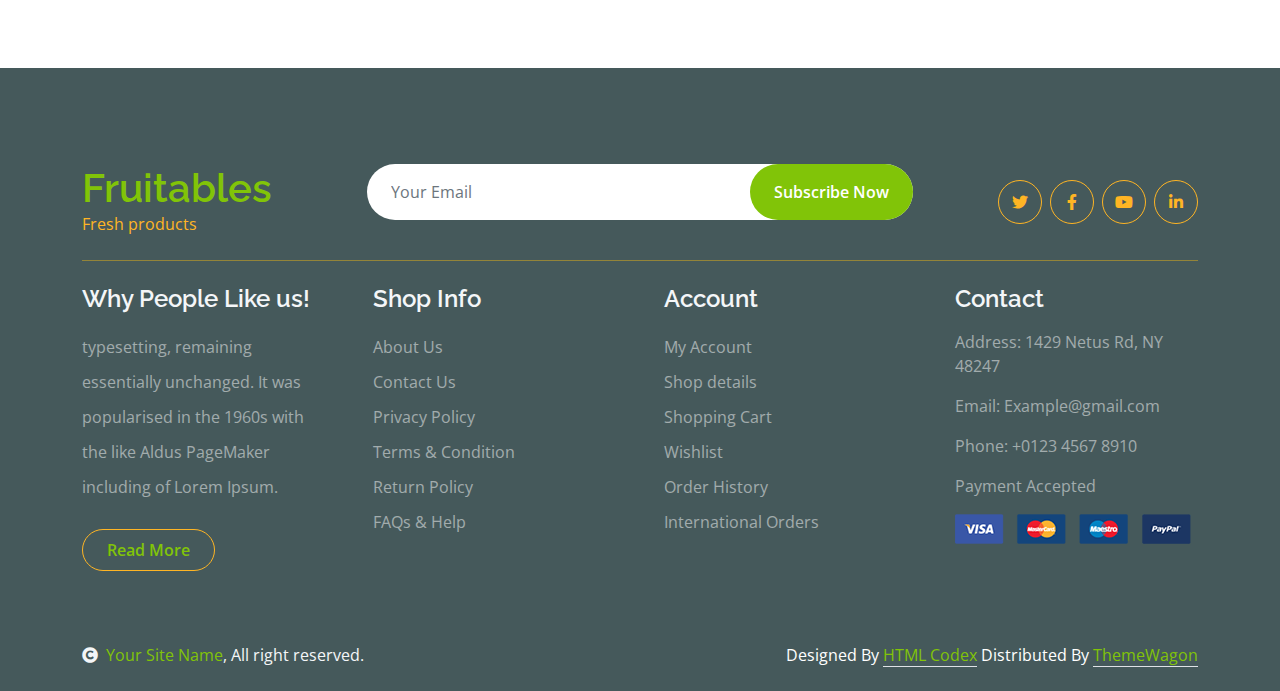
<file: contact.html>
<!DOCTYPE html>
<html lang="en">

    <head>
        <meta charset="utf-8">
        <title>Fruitables - Vegetable Website Template</title>
        <meta content="width=device-width, initial-scale=1.0" name="viewport">
        <meta content="" name="keywords">
        <meta content="" name="description">

        <!-- Google Web Fonts -->
        <link rel="preconnect" href="https://fonts.googleapis.com">
        <link rel="preconnect" href="https://fonts.gstatic.com" crossorigin>
        <link href="https://fonts.googleapis.com/css2?family=Open+Sans:wght@400;600&family=Raleway:wght@600;800&display=swap" rel="stylesheet"> 

        <!-- Icon Font Stylesheet -->
        <link rel="stylesheet" href="https://use.fontawesome.com/releases/v5.15.4/css/all.css"/>
        <link href="https://cdn.jsdelivr.net/npm/bootstrap-icons@1.4.1/font/bootstrap-icons.css" rel="stylesheet">

        <!-- Libraries Stylesheet -->
        <link href="lib/lightbox/css/lightbox.min.css" rel="stylesheet">
        <link href="lib/owlcarousel/assets/owl.carousel.min.css" rel="stylesheet">


        <!-- Customized Bootstrap Stylesheet -->
        <link href="css/bootstrap.min.css" rel="stylesheet">

        <!-- Template Stylesheet -->
        <link href="css/style.css" rel="stylesheet">
    </head>

    <body>

        <!-- Spinner Start -->
        <div id="spinner" class="show w-100 vh-100 bg-white position-fixed translate-middle top-50 start-50  d-flex align-items-center justify-content-center">
            <div class="spinner-grow text-primary" role="status"></div>
        </div>
        <!-- Spinner End -->


        <!-- Navbar start -->
        <div class="container-fluid fixed-top">
            <div class="container topbar bg-primary d-none d-lg-block">
                <div class="d-flex justify-content-between">
                    <div class="top-info ps-2">
                        <small class="me-3"><i class="fas fa-map-marker-alt me-2 text-secondary"></i> <a href="#" class="text-white">123 Street, New York</a></small>
                        <small class="me-3"><i class="fas fa-envelope me-2 text-secondary"></i><a href="#" class="text-white">Email@Example.com</a></small>
                    </div>
                    <div class="top-link pe-2">
                        <a href="#" class="text-white"><small class="text-white mx-2">Privacy Policy</small>/</a>
                        <a href="#" class="text-white"><small class="text-white mx-2">Terms of Use</small>/</a>
                        <a href="#" class="text-white"><small class="text-white ms-2">Sales and Refunds</small></a>
                    </div>
                </div>
            </div>
            <div class="container px-0">
                <nav class="navbar navbar-light bg-white navbar-expand-xl">
                    <a href="index.html" class="navbar-brand"><h1 class="text-primary display-6">Fruitables</h1></a>
                    <button class="navbar-toggler py-2 px-3" type="button" data-bs-toggle="collapse" data-bs-target="#navbarCollapse">
                        <span class="fa fa-bars text-primary"></span>
                    </button>
                    <div class="collapse navbar-collapse bg-white" id="navbarCollapse">
                        <div class="navbar-nav mx-auto">
                            <a href="index.html" class="nav-item nav-link">Home</a>
                            <a href="shop.html" class="nav-item nav-link">Shop</a>
                            <a href="shop-detail.html" class="nav-item nav-link">Shop Detail</a>
                            <div class="nav-item dropdown">
                                <a href="#" class="nav-link dropdown-toggle" data-bs-toggle="dropdown">Pages</a>
                                <div class="dropdown-menu m-0 bg-secondary rounded-0">
                                    <a href="cart.html" class="dropdown-item">Cart</a>
                                    <a href="chackout.html" class="dropdown-item">Chackout</a>
                                    <a href="testimonial.html" class="dropdown-item">Testimonial</a>
                                    <a href="404.html" class="dropdown-item">404 Page</a>
                                </div>
                            </div>
                            <a href="contact.html" class="nav-item nav-link active">Contact</a>
                        </div>
                        <div class="d-flex m-3 me-0">
                            <button class="btn-search btn border border-secondary btn-md-square rounded-circle bg-white me-4" data-bs-toggle="modal" data-bs-target="#searchModal"><i class="fas fa-search text-primary"></i></button>
                            <a href="#" class="position-relative me-4 my-auto">
                                <i class="fa fa-shopping-bag fa-2x"></i>
                                <span class="position-absolute bg-secondary rounded-circle d-flex align-items-center justify-content-center text-dark px-1" style="top: -5px; left: 15px; height: 20px; min-width: 20px;">3</span>
                            </a>
                            <a href="#" class="my-auto">
                                <i class="fas fa-user fa-2x"></i>
                            </a>
                        </div>
                    </div>
                </nav>
            </div>
        </div>
        <!-- Navbar End -->


        <!-- Modal Search Start -->
        <div class="modal fade" id="searchModal" tabindex="-1" aria-labelledby="exampleModalLabel" aria-hidden="true">
            <div class="modal-dialog modal-fullscreen">
                <div class="modal-content rounded-0">
                    <div class="modal-header">
                        <h5 class="modal-title" id="exampleModalLabel">Search by keyword</h5>
                        <button type="button" class="btn-close" data-bs-dismiss="modal" aria-label="Close"></button>
                    </div>
                    <div class="modal-body d-flex align-items-center">
                        <div class="input-group w-75 mx-auto d-flex">
                            <input type="search" class="form-control p-3" placeholder="keywords" aria-describedby="search-icon-1">
                            <span id="search-icon-1" class="input-group-text p-3"><i class="fa fa-search"></i></span>
                        </div>
                    </div>
                </div>
            </div>
        </div>
        <!-- Modal Search End -->


        <!-- Single Page Header start -->
        <div class="container-fluid page-header py-5">
            <h1 class="text-center text-white display-6">Contact</h1>
            <ol class="breadcrumb justify-content-center mb-0">
                <li class="breadcrumb-item"><a href="#">Home</a></li>
                <li class="breadcrumb-item"><a href="#">Pages</a></li>
                <li class="breadcrumb-item active text-white">Contact</li>
            </ol>
        </div>
        <!-- Single Page Header End -->


        <!-- Contact Start -->
        <div class="container-fluid contact py-5">
            <div class="container py-5">
                <div class="p-5 bg-light rounded">
                    <div class="row g-4">
                        <div class="col-12">
                            <div class="text-center mx-auto" style="max-width: 700px;">
                                <h1 class="text-primary">Get in touch</h1>
                                <p class="mb-4">The contact form is currently inactive. Get a functional and working contact form with Ajax & PHP in a few minutes. Just copy and paste the files, add a little code and you're done. <a href="https://htmlcodex.com/contact-form">Download Now</a>.</p>
                            </div>
                        </div>
                        <div class="col-lg-12">
                            <div class="h-100 rounded">
                                <iframe class="rounded w-100" 
                                style="height: 400px;" src="https://www.google.com/maps/embed?pb=!1m18!1m12!1m3!1d387191.33750346623!2d-73.97968099999999!3d40.6974881!2m3!1f0!2f0!3f0!3m2!1i1024!2i768!4f13.1!3m3!1m2!1s0x89c24fa5d33f083b%3A0xc80b8f06e177fe62!2sNew%20York%2C%20NY%2C%20USA!5e0!3m2!1sen!2sbd!4v1694259649153!5m2!1sen!2sbd" 
                                loading="lazy" referrerpolicy="no-referrer-when-downgrade"></iframe>
                            </div>
                        </div>
                        <div class="col-lg-7">
                            <form action="" class="">
                                <input type="text" class="w-100 form-control border-0 py-3 mb-4" placeholder="Your Name">
                                <input type="email" class="w-100 form-control border-0 py-3 mb-4" placeholder="Enter Your Email">
                                <textarea class="w-100 form-control border-0 mb-4" rows="5" cols="10" placeholder="Your Message"></textarea>
                                <button class="w-100 btn form-control border-secondary py-3 bg-white text-primary " type="submit">Submit</button>
                            </form>
                        </div>
                        <div class="col-lg-5">
                            <div class="d-flex p-4 rounded mb-4 bg-white">
                                <i class="fas fa-map-marker-alt fa-2x text-primary me-4"></i>
                                <div>
                                    <h4>Address</h4>
                                    <p class="mb-2">123 Street New York.USA</p>
                                </div>
                            </div>
                            <div class="d-flex p-4 rounded mb-4 bg-white">
                                <i class="fas fa-envelope fa-2x text-primary me-4"></i>
                                <div>
                                    <h4>Mail Us</h4>
                                    <p class="mb-2">info@example.com</p>
                                </div>
                            </div>
                            <div class="d-flex p-4 rounded bg-white">
                                <i class="fa fa-phone-alt fa-2x text-primary me-4"></i>
                                <div>
                                    <h4>Telephone</h4>
                                    <p class="mb-2">(+012) 3456 7890</p>
                                </div>
                            </div>
                        </div>
                    </div>
                </div>
            </div>
        </div>
        <!-- Contact End -->


        <!-- Footer Start -->
        <div class="container-fluid bg-dark text-white-50 footer pt-5 mt-5">
            <div class="container py-5">
                <div class="pb-4 mb-4" style="border-bottom: 1px solid rgba(226, 175, 24, 0.5) ;">
                    <div class="row g-4">
                        <div class="col-lg-3">
                            <a href="#">
                                <h1 class="text-primary mb-0">Fruitables</h1>
                                <p class="text-secondary mb-0">Fresh products</p>
                            </a>
                        </div>
                        <div class="col-lg-6">
                            <div class="position-relative mx-auto">
                                <input class="form-control border-0 w-100 py-3 px-4 rounded-pill" type="number" placeholder="Your Email">
                                <button type="submit" class="btn btn-primary border-0 border-secondary py-3 px-4 position-absolute rounded-pill text-white" style="top: 0; right: 0;">Subscribe Now</button>
                            </div>
                        </div>
                        <div class="col-lg-3">
                            <div class="d-flex justify-content-end pt-3">
                                <a class="btn  btn-outline-secondary me-2 btn-md-square rounded-circle" href=""><i class="fab fa-twitter"></i></a>
                                <a class="btn btn-outline-secondary me-2 btn-md-square rounded-circle" href=""><i class="fab fa-facebook-f"></i></a>
                                <a class="btn btn-outline-secondary me-2 btn-md-square rounded-circle" href=""><i class="fab fa-youtube"></i></a>
                                <a class="btn btn-outline-secondary btn-md-square rounded-circle" href=""><i class="fab fa-linkedin-in"></i></a>
                            </div>
                        </div>
                    </div>
                </div>
                <div class="row g-5">
                    <div class="col-lg-3 col-md-6">
                        <div class="footer-item">
                            <h4 class="text-light mb-3">Why People Like us!</h4>
                            <p class="mb-4">typesetting, remaining essentially unchanged. It was 
                                popularised in the 1960s with the like Aldus PageMaker including of Lorem Ipsum.</p>
                            <a href="" class="btn border-secondary py-2 px-4 rounded-pill text-primary">Read More</a>
                        </div>
                    </div>
                    <div class="col-lg-3 col-md-6">
                        <div class="d-flex flex-column text-start footer-item">
                            <h4 class="text-light mb-3">Shop Info</h4>
                            <a class="btn-link" href="">About Us</a>
                            <a class="btn-link" href="">Contact Us</a>
                            <a class="btn-link" href="">Privacy Policy</a>
                            <a class="btn-link" href="">Terms & Condition</a>
                            <a class="btn-link" href="">Return Policy</a>
                            <a class="btn-link" href="">FAQs & Help</a>
                        </div>
                    </div>
                    <div class="col-lg-3 col-md-6">
                        <div class="d-flex flex-column text-start footer-item">
                            <h4 class="text-light mb-3">Account</h4>
                            <a class="btn-link" href="">My Account</a>
                            <a class="btn-link" href="">Shop details</a>
                            <a class="btn-link" href="">Shopping Cart</a>
                            <a class="btn-link" href="">Wishlist</a>
                            <a class="btn-link" href="">Order History</a>
                            <a class="btn-link" href="">International Orders</a>
                        </div>
                    </div>
                    <div class="col-lg-3 col-md-6">
                        <div class="footer-item">
                            <h4 class="text-light mb-3">Contact</h4>
                            <p>Address: 1429 Netus Rd, NY 48247</p>
                            <p>Email: Example@gmail.com</p>
                            <p>Phone: +0123 4567 8910</p>
                            <p>Payment Accepted</p>
                            <img src="img/payment.png" class="img-fluid" alt="">
                        </div>
                    </div>
                </div>
            </div>
        </div>
        <!-- Footer End -->

        <!-- Copyright Start -->
        <div class="container-fluid copyright bg-dark py-4">
            <div class="container">
                <div class="row">
                    <div class="col-md-6 text-center text-md-start mb-3 mb-md-0">
                        <span class="text-light"><a href="#"><i class="fas fa-copyright text-light me-2"></i>Your Site Name</a>, All right reserved.</span>
                    </div>
                    <div class="col-md-6 my-auto text-center text-md-end text-white">
                        <!--/*** This template is free as long as you keep the below author’s credit link/attribution link/backlink. ***/-->
                        <!--/*** If you'd like to use the template without the below author’s credit link/attribution link/backlink, ***/-->
                        <!--/*** you can purchase the Credit Removal License from "https://htmlcodex.com/credit-removal". ***/-->
                        Designed By <a class="border-bottom" href="https://htmlcodex.com">HTML Codex</a> Distributed By <a class="border-bottom" href="https://themewagon.com">ThemeWagon</a>
                    </div>
                </div>
            </div>
        </div>
        <!-- Copyright End -->



        <!-- Back to Top -->
        <a href="#" class="btn btn-primary border-3 border-primary rounded-circle back-to-top"><i class="fa fa-arrow-up"></i></a>   

        
    <!-- JavaScript Libraries -->
    <script src="https://ajax.googleapis.com/ajax/libs/jquery/3.6.4/jquery.min.js"></script>
    <script src="https://cdn.jsdelivr.net/npm/bootstrap@5.0.0/dist/js/bootstrap.bundle.min.js"></script>
    <script src="lib/easing/easing.min.js"></script>
    <script src="lib/waypoints/waypoints.min.js"></script>
    <script src="lib/lightbox/js/lightbox.min.js"></script>
    <script src="lib/owlcarousel/owl.carousel.min.js"></script>

    <!-- Template Javascript -->
    <script src="js/main.js"></script>
    </body>

</html>
</file>
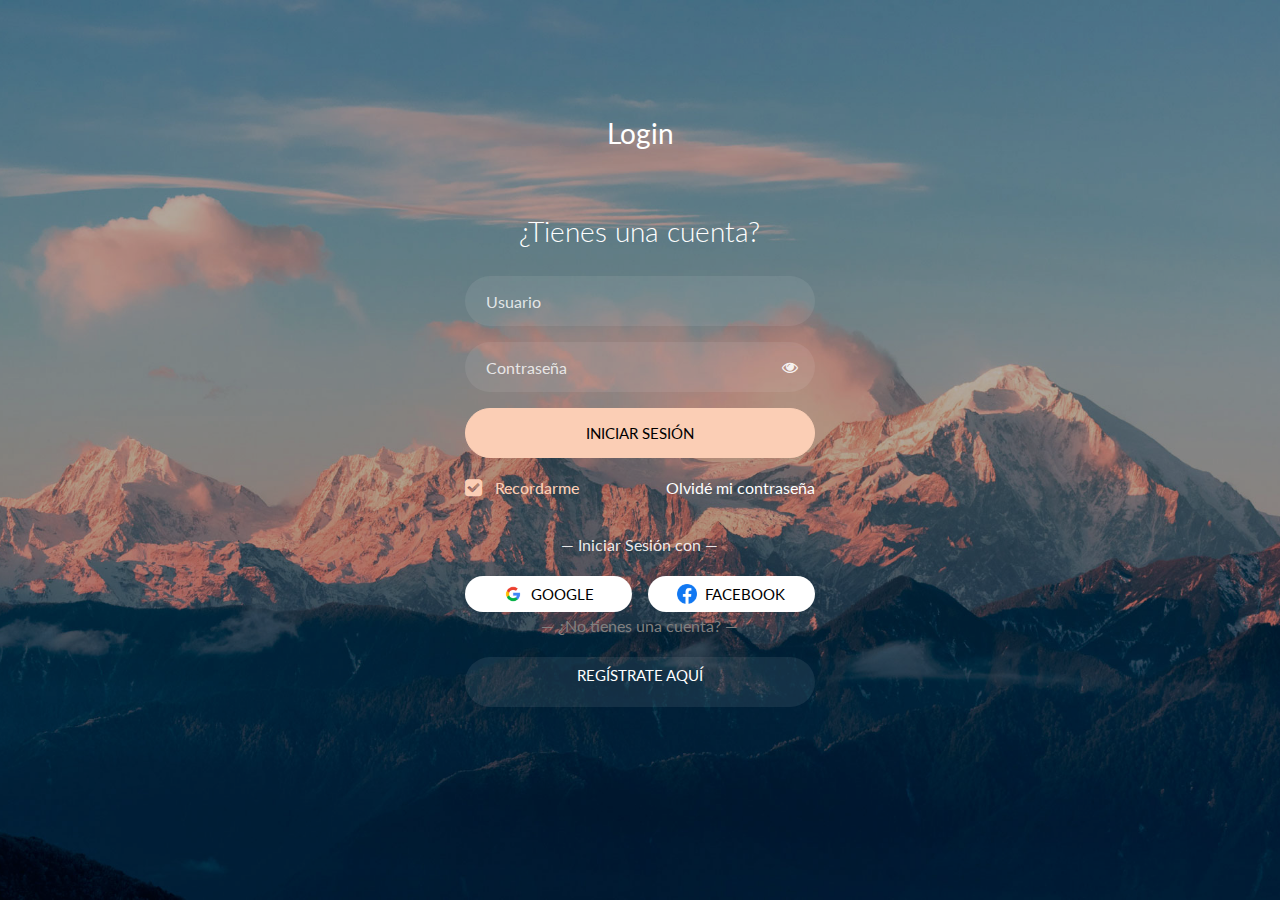
<file: login.html>
<!doctype html>
<html lang="en">
  <head>
  	<title>Inicio de sesion</title>
    <meta charset="utf-8">
    <meta name="viewport" content="width=device-width, initial-scale=1, shrink-to-fit=no">

	<link href="https://fonts.googleapis.com/css?family=Lato:300,400,700&display=swap" rel="stylesheet">

	<link rel="stylesheet" href="https://stackpath.bootstrapcdn.com/font-awesome/4.7.0/css/font-awesome.min.css">
	
	<link rel="stylesheet" href="css/css/style.css">

	</head>
	<body class="img js-fullheight" style="background-image: url(images/bg.jpg);">
	<section class="ftco-section">
		<div class="container">
			<div class="row justify-content-center">
				<div class="col-md-6 text-center mb-5">
					<h2 class="heading-section">Login</h2>
				</div>
			</div>
			<div class="row justify-content-center">
				<div class="col-md-6 col-lg-4">
					<div class="login-wrap p-0">
		      	<h3 class="mb-4 text-center">¿Tienes una cuenta?</h3>
		      	<form action="#" class="signin-form">
		      		<div class="form-group">
		      			<input type="text" class="form-control" placeholder="Usuario" required>
		      		</div>
	            <div class="form-group">
	              <input id="password-field" type="password" class="form-control" placeholder="Contraseña" required>
	              <span toggle="#password-field" class="fa fa-fw fa-eye field-icon toggle-password"></span>
	            </div>
	            <div class="form-group">
	            	<button type="submit" class="form-control btn btn-primary submit px-3">Iniciar Sesión</button>
	            </div>
	            <div class="form-group d-md-flex">
	            	<div class="w-50">
		            	<label class="checkbox-wrap checkbox-primary">Recordarme
									  <input type="checkbox" checked>
									  <span class="checkmark"></span>
									</label>
								</div>
								<div class="w-50 text-md-right">
									<a href="#" style="color: #fff">Olvidé mi contraseña</a>
								</div>
	            </div>
	          </form>
	          <p class="w-100 text-center">&mdash; Iniciar Sesión con &mdash;</p>
	          <div class="social d-flex text-center">
	          	<a href="#" class="btn btn-light d-flex align-items-center justify-content-center mr-2">
					<img src="images/google-icon-logo-symbol-free-png.png" alt="Google" style="height: 20px; margin-right: 8px;">Google</a>
	          	<a href="#" class="btn btn-light d-flex align-items-center justify-content-center ml-2">
					<img src="images/Facebook_Logo_(2019).png" alt="Facebook" style="height: 20px; margin-right: 8px;">Facebook</a>
	          </div>
		      </div>
			  <p class="w-100 text-center">&mdash; ¿No tienes una cuenta? &mdash;</p>
				<div class="form-group">
  				<a href="registro.html" class="form-control btn btn-secondary submit px-3">Regístrate aquí</a>
			</div>
				</div>
			</div>
		</div>
	</section>

	<script src="js/jquery.min.js"></script>
  <script src="js/popper.js"></script>
  <script src="js/bootstrap.min.js"></script>
  <script src="js/login/main.js"></script>

	</body>
</html>
</file>
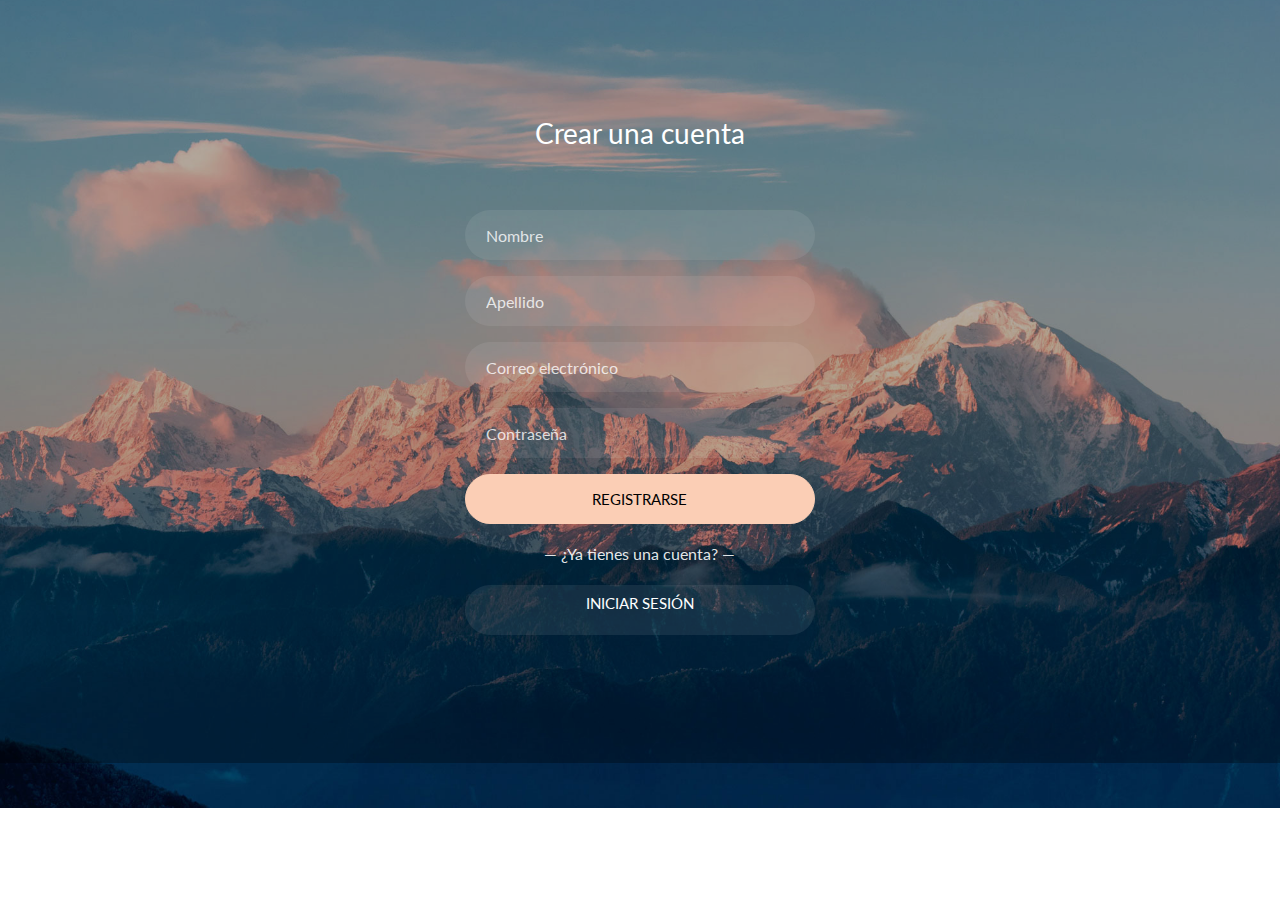
<file: registro.html>
<!DOCTYPE html>
<html lang="es">
<head>
  <title>Registro</title>
    <meta charset="utf-8">
    <meta name="viewport" content="width=device-width, initial-scale=1, shrink-to-fit=no">

	<link href="https://fonts.googleapis.com/css?family=Lato:300,400,700&display=swap" rel="stylesheet">

	<link rel="stylesheet" href="https://stackpath.bootstrapcdn.com/font-awesome/4.7.0/css/font-awesome.min.css">
	
	<link rel="stylesheet" href="css/css/style.css">
</head>
<body class="img js-fullheight" style="background-image: url(images/bg.jpg);">
<body>
  <section class="ftco-section">
    <div class="container">
      <div class="row justify-content-center">
        <div class="col-md-6 text-center mb-5">
          <h2 class="heading-section">Crear una cuenta</h2>
        </div>
      </div>
      <div class="row justify-content-center">
        <div class="col-md-6 col-lg-4">
          <div class="login-wrap p-0">
            <form action="procesar_registro.php" method="POST" class="signin-form">
              <div class="form-group">
                <input type="text" name="nombre" class="form-control" placeholder="Nombre" required>
              </div>
              <div class="form-group">
                <input type="text" name="apellido" class="form-control" placeholder="Apellido" required>
              </div>
              <div class="form-group">
                <input type="email" name="email" class="form-control" placeholder="Correo electrónico" required>
              </div>
              <div class="form-group">
                <input type="password" name="password" class="form-control" placeholder="Contraseña" required>
              </div>
              <div class="form-group">
                <button type="submit" class="form-control btn btn-primary submit px-3">Registrarse</button>
              </div>
            </form>
            <p class="w-100 text-center">&mdash; ¿Ya tienes una cuenta? &mdash;</p>
            <div class="form-group">
              <a href="index.html" class="form-control btn btn-secondary submit px-3">Iniciar sesión</a>
            </div>
          </div>
        </div>
      </div>
    </div>
  </section>
  <script src="js/jquery.min.js"></script>
  <script src="js/popper.js"></script>
  <script src="js/bootstrap.min.js"></script>
  <script src="js/main.js"></script>
</body>
</html>
</file>
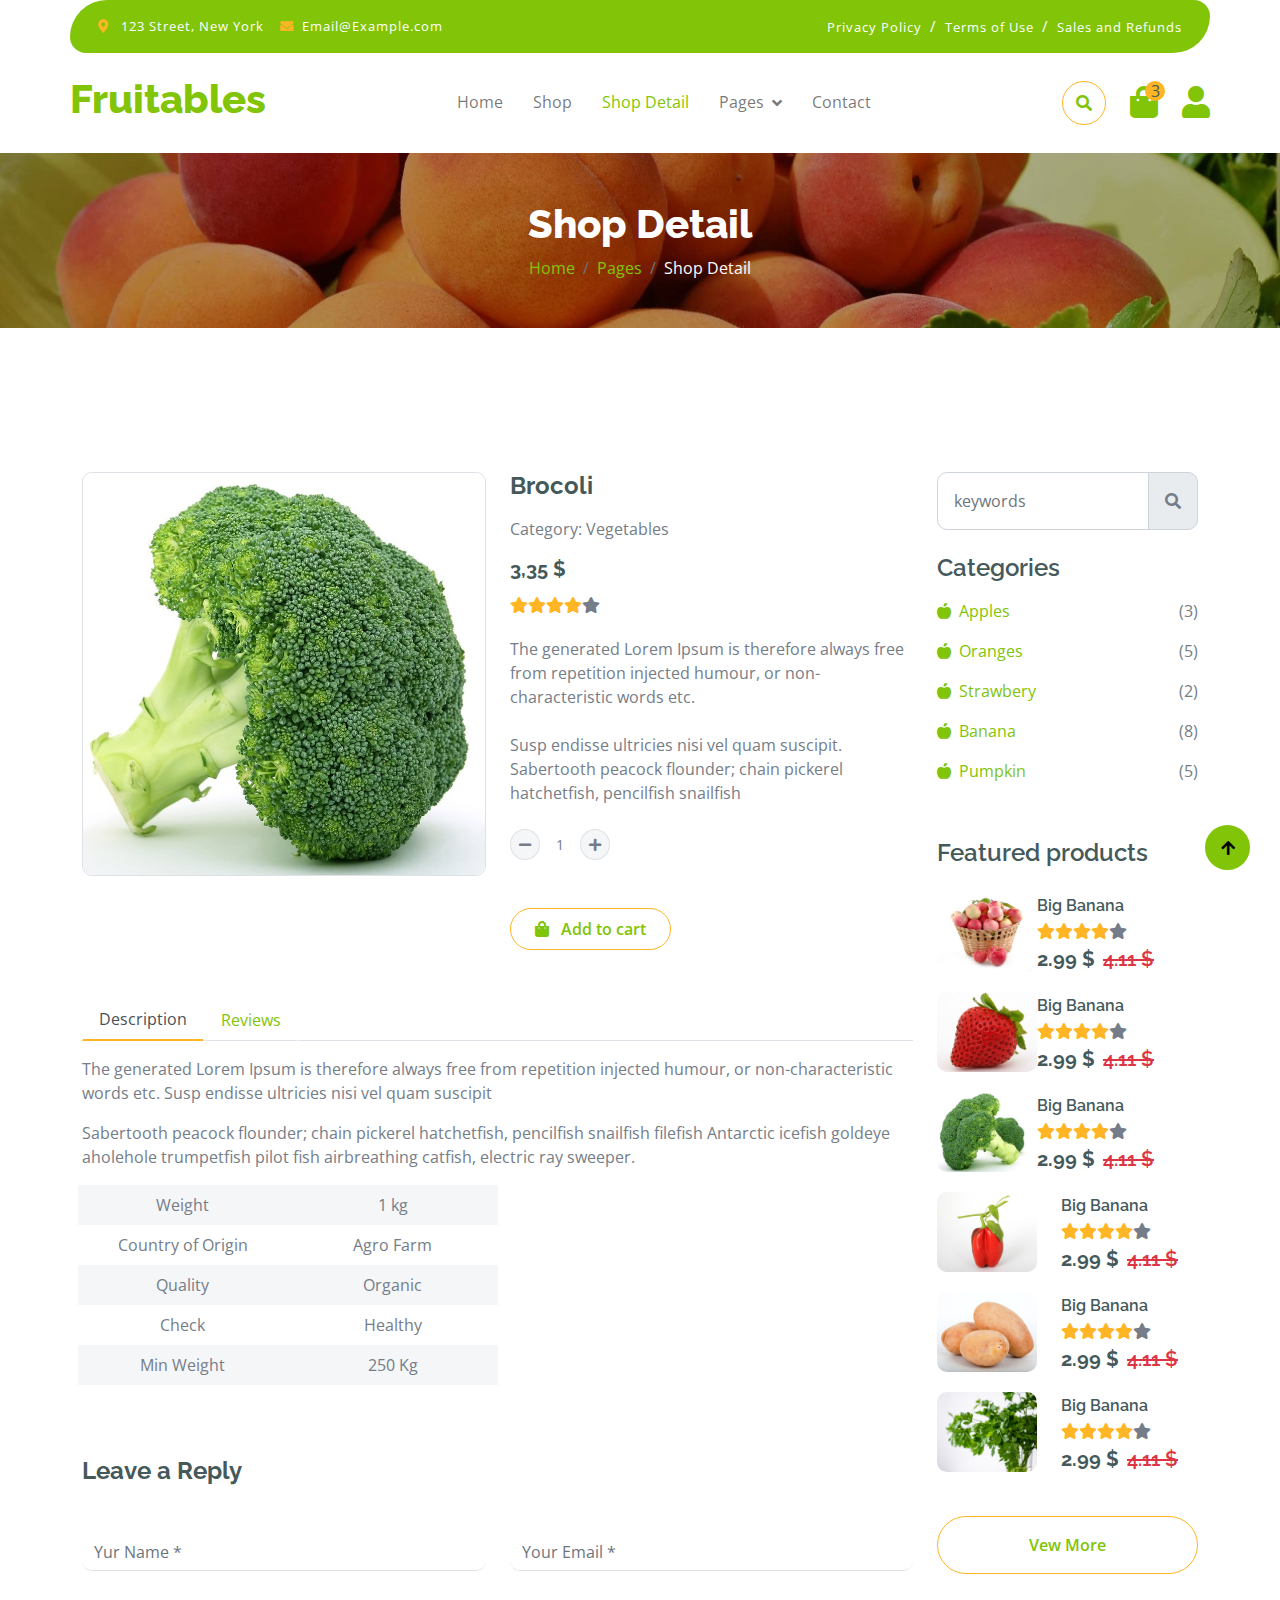
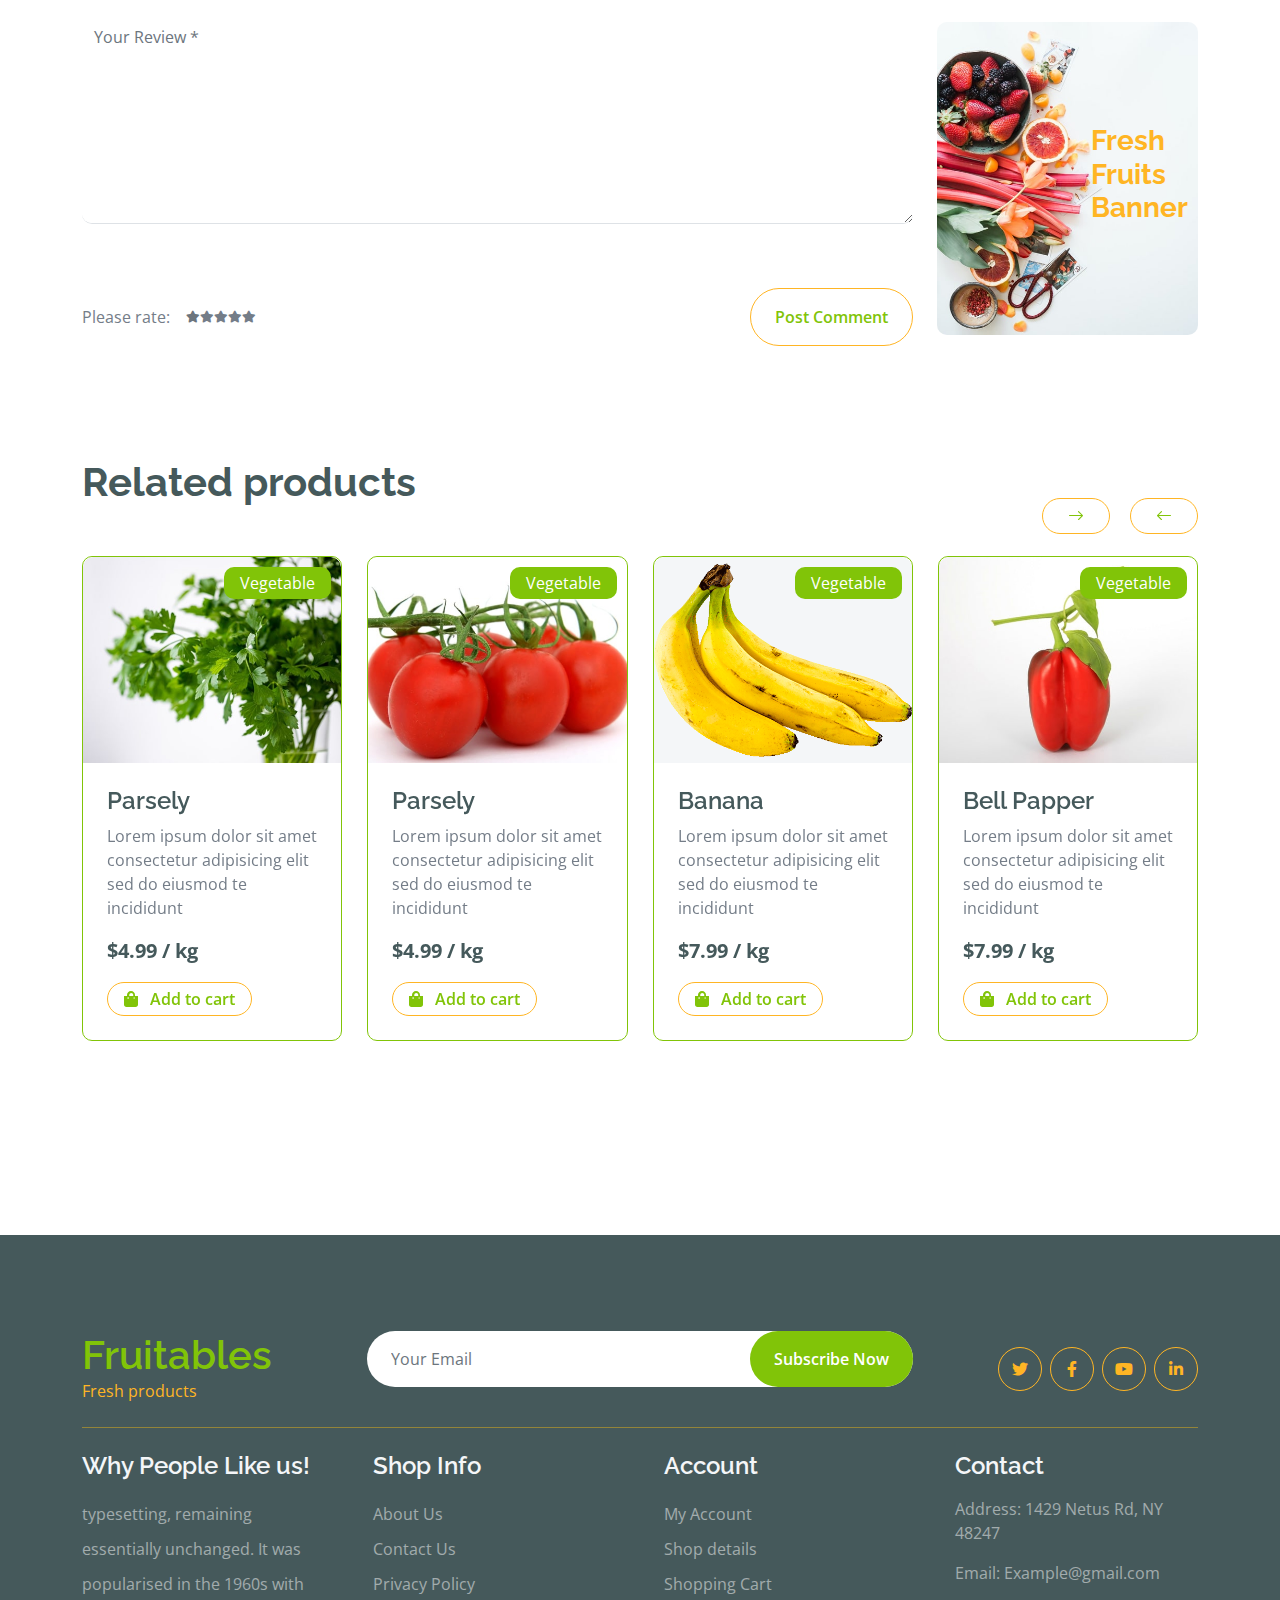
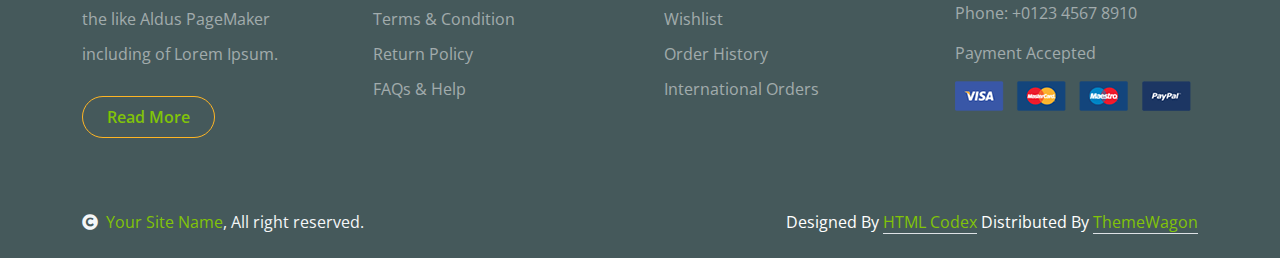
<file: shop-detail.html>
<!DOCTYPE html>
<html lang="en">

    <head>
        <meta charset="utf-8">
        <title>Fruitables - Vegetable Website Template</title>
        <meta content="width=device-width, initial-scale=1.0" name="viewport">
        <meta content="" name="keywords">
        <meta content="" name="description">

        <!-- Google Web Fonts -->
        <link rel="preconnect" href="https://fonts.googleapis.com">
        <link rel="preconnect" href="https://fonts.gstatic.com" crossorigin>
        <link href="https://fonts.googleapis.com/css2?family=Open+Sans:wght@400;600&family=Raleway:wght@600;800&display=swap" rel="stylesheet"> 

        <!-- Icon Font Stylesheet -->
        <link rel="stylesheet" href="https://use.fontawesome.com/releases/v5.15.4/css/all.css"/>
        <link href="https://cdn.jsdelivr.net/npm/bootstrap-icons@1.4.1/font/bootstrap-icons.css" rel="stylesheet">

        <!-- Libraries Stylesheet -->
        <link href="lib/lightbox/css/lightbox.min.css" rel="stylesheet">
        <link href="lib/owlcarousel/assets/owl.carousel.min.css" rel="stylesheet">


        <!-- Customized Bootstrap Stylesheet -->
        <link href="css/bootstrap.min.css" rel="stylesheet">

        <!-- Template Stylesheet -->
        <link href="css/style.css" rel="stylesheet">
    </head>

    <body>

        <!-- Spinner Start -->
        <div id="spinner" class="show w-100 vh-100 bg-white position-fixed translate-middle top-50 start-50  d-flex align-items-center justify-content-center">
            <div class="spinner-grow text-primary" role="status"></div>
        </div>
        <!-- Spinner End -->


        <!-- Navbar start -->
        <div class="container-fluid fixed-top">
            <div class="container topbar bg-primary d-none d-lg-block">
                <div class="d-flex justify-content-between">
                    <div class="top-info ps-2">
                        <small class="me-3"><i class="fas fa-map-marker-alt me-2 text-secondary"></i> <a href="#" class="text-white">123 Street, New York</a></small>
                        <small class="me-3"><i class="fas fa-envelope me-2 text-secondary"></i><a href="#" class="text-white">Email@Example.com</a></small>
                    </div>
                    <div class="top-link pe-2">
                        <a href="#" class="text-white"><small class="text-white mx-2">Privacy Policy</small>/</a>
                        <a href="#" class="text-white"><small class="text-white mx-2">Terms of Use</small>/</a>
                        <a href="#" class="text-white"><small class="text-white ms-2">Sales and Refunds</small></a>
                    </div>
                </div>
            </div>
            <div class="container px-0">
                <nav class="navbar navbar-light bg-white navbar-expand-xl">
                    <a href="index.html" class="navbar-brand"><h1 class="text-primary display-6">Fruitables</h1></a>
                    <button class="navbar-toggler py-2 px-3" type="button" data-bs-toggle="collapse" data-bs-target="#navbarCollapse">
                        <span class="fa fa-bars text-primary"></span>
                    </button>
                    <div class="collapse navbar-collapse bg-white" id="navbarCollapse">
                        <div class="navbar-nav mx-auto">
                            <a href="index.html" class="nav-item nav-link">Home</a>
                            <a href="shop.html" class="nav-item nav-link">Shop</a>
                            <a href="shop-detail.html" class="nav-item nav-link active">Shop Detail</a>
                            <div class="nav-item dropdown">
                                <a href="#" class="nav-link dropdown-toggle" data-bs-toggle="dropdown">Pages</a>
                                <div class="dropdown-menu m-0 bg-secondary rounded-0">
                                    <a href="cart.html" class="dropdown-item">Cart</a>
                                    <a href="chackout.html" class="dropdown-item">Chackout</a>
                                    <a href="testimonial.html" class="dropdown-item">Testimonial</a>
                                    <a href="404.html" class="dropdown-item">404 Page</a>
                                </div>
                            </div>
                            <a href="contact.html" class="nav-item nav-link">Contact</a>
                        </div>
                        <div class="d-flex m-3 me-0">
                            <button class="btn-search btn border border-secondary btn-md-square rounded-circle bg-white me-4" data-bs-toggle="modal" data-bs-target="#searchModal"><i class="fas fa-search text-primary"></i></button>
                            <a href="#" class="position-relative me-4 my-auto">
                                <i class="fa fa-shopping-bag fa-2x"></i>
                                <span class="position-absolute bg-secondary rounded-circle d-flex align-items-center justify-content-center text-dark px-1" style="top: -5px; left: 15px; height: 20px; min-width: 20px;">3</span>
                            </a>
                            <a href="#" class="my-auto">
                                <i class="fas fa-user fa-2x"></i>
                            </a>
                        </div>
                    </div>
                </nav>
            </div>
        </div>
        <!-- Navbar End -->


        <!-- Modal Search Start -->
        <div class="modal fade" id="searchModal" tabindex="-1" aria-labelledby="exampleModalLabel" aria-hidden="true">
            <div class="modal-dialog modal-fullscreen">
                <div class="modal-content rounded-0">
                    <div class="modal-header">
                        <h5 class="modal-title" id="exampleModalLabel">Search by keyword</h5>
                        <button type="button" class="btn-close" data-bs-dismiss="modal" aria-label="Close"></button>
                    </div>
                    <div class="modal-body d-flex align-items-center">
                        <div class="input-group w-75 mx-auto d-flex">
                            <input type="search" class="form-control p-3" placeholder="keywords" aria-describedby="search-icon-1">
                            <span id="search-icon-1" class="input-group-text p-3"><i class="fa fa-search"></i></span>
                        </div>
                    </div>
                </div>
            </div>
        </div>
        <!-- Modal Search End -->


        <!-- Single Page Header start -->
        <div class="container-fluid page-header py-5">
            <h1 class="text-center text-white display-6">Shop Detail</h1>
            <ol class="breadcrumb justify-content-center mb-0">
                <li class="breadcrumb-item"><a href="#">Home</a></li>
                <li class="breadcrumb-item"><a href="#">Pages</a></li>
                <li class="breadcrumb-item active text-white">Shop Detail</li>
            </ol>
        </div>
        <!-- Single Page Header End -->


        <!-- Single Product Start -->
        <div class="container-fluid py-5 mt-5">
            <div class="container py-5">
                <div class="row g-4 mb-5">
                    <div class="col-lg-8 col-xl-9">
                        <div class="row g-4">
                            <div class="col-lg-6">
                                <div class="border rounded">
                                    <a href="#">
                                        <img src="img/single-item.jpg" class="img-fluid rounded" alt="Image">
                                    </a>
                                </div>
                            </div>
                            <div class="col-lg-6">
                                <h4 class="fw-bold mb-3">Brocoli</h4>
                                <p class="mb-3">Category: Vegetables</p>
                                <h5 class="fw-bold mb-3">3,35 $</h5>
                                <div class="d-flex mb-4">
                                    <i class="fa fa-star text-secondary"></i>
                                    <i class="fa fa-star text-secondary"></i>
                                    <i class="fa fa-star text-secondary"></i>
                                    <i class="fa fa-star text-secondary"></i>
                                    <i class="fa fa-star"></i>
                                </div>
                                <p class="mb-4">The generated Lorem Ipsum is therefore always free from repetition injected humour, or non-characteristic words etc.</p>
                                <p class="mb-4">Susp endisse ultricies nisi vel quam suscipit. Sabertooth peacock flounder; chain pickerel hatchetfish, pencilfish snailfish</p>
                                <div class="input-group quantity mb-5" style="width: 100px;">
                                    <div class="input-group-btn">
                                        <button class="btn btn-sm btn-minus rounded-circle bg-light border" >
                                            <i class="fa fa-minus"></i>
                                        </button>
                                    </div>
                                    <input type="text" class="form-control form-control-sm text-center border-0" value="1">
                                    <div class="input-group-btn">
                                        <button class="btn btn-sm btn-plus rounded-circle bg-light border">
                                            <i class="fa fa-plus"></i>
                                        </button>
                                    </div>
                                </div>
                                <a href="#" class="btn border border-secondary rounded-pill px-4 py-2 mb-4 text-primary"><i class="fa fa-shopping-bag me-2 text-primary"></i> Add to cart</a>
                            </div>
                            <div class="col-lg-12">
                                <nav>
                                    <div class="nav nav-tabs mb-3">
                                        <button class="nav-link active border-white border-bottom-0" type="button" role="tab"
                                            id="nav-about-tab" data-bs-toggle="tab" data-bs-target="#nav-about"
                                            aria-controls="nav-about" aria-selected="true">Description</button>
                                        <button class="nav-link border-white border-bottom-0" type="button" role="tab"
                                            id="nav-mission-tab" data-bs-toggle="tab" data-bs-target="#nav-mission"
                                            aria-controls="nav-mission" aria-selected="false">Reviews</button>
                                    </div>
                                </nav>
                                <div class="tab-content mb-5">
                                    <div class="tab-pane active" id="nav-about" role="tabpanel" aria-labelledby="nav-about-tab">
                                        <p>The generated Lorem Ipsum is therefore always free from repetition injected humour, or non-characteristic words etc. 
                                            Susp endisse ultricies nisi vel quam suscipit </p>
                                        <p>Sabertooth peacock flounder; chain pickerel hatchetfish, pencilfish snailfish filefish Antarctic 
                                            icefish goldeye aholehole trumpetfish pilot fish airbreathing catfish, electric ray sweeper.</p>
                                        <div class="px-2">
                                            <div class="row g-4">
                                                <div class="col-6">
                                                    <div class="row bg-light align-items-center text-center justify-content-center py-2">
                                                        <div class="col-6">
                                                            <p class="mb-0">Weight</p>
                                                        </div>
                                                        <div class="col-6">
                                                            <p class="mb-0">1 kg</p>
                                                        </div>
                                                    </div>
                                                    <div class="row text-center align-items-center justify-content-center py-2">
                                                        <div class="col-6">
                                                            <p class="mb-0">Country of Origin</p>
                                                        </div>
                                                        <div class="col-6">
                                                            <p class="mb-0">Agro Farm</p>
                                                        </div>
                                                    </div>
                                                    <div class="row bg-light text-center align-items-center justify-content-center py-2">
                                                        <div class="col-6">
                                                            <p class="mb-0">Quality</p>
                                                        </div>
                                                        <div class="col-6">
                                                            <p class="mb-0">Organic</p>
                                                        </div>
                                                    </div>
                                                    <div class="row text-center align-items-center justify-content-center py-2">
                                                        <div class="col-6">
                                                            <p class="mb-0">Сheck</p>
                                                        </div>
                                                        <div class="col-6">
                                                            <p class="mb-0">Healthy</p>
                                                        </div>
                                                    </div>
                                                    <div class="row bg-light text-center align-items-center justify-content-center py-2">
                                                        <div class="col-6">
                                                            <p class="mb-0">Min Weight</p>
                                                        </div>
                                                        <div class="col-6">
                                                            <p class="mb-0">250 Kg</p>
                                                        </div>
                                                    </div>
                                                </div>
                                            </div>
                                        </div>
                                    </div>
                                    <div class="tab-pane" id="nav-mission" role="tabpanel" aria-labelledby="nav-mission-tab">
                                        <div class="d-flex">
                                            <img src="img/avatar.jpg" class="img-fluid rounded-circle p-3" style="width: 100px; height: 100px;" alt="">
                                            <div class="">
                                                <p class="mb-2" style="font-size: 14px;">April 12, 2024</p>
                                                <div class="d-flex justify-content-between">
                                                    <h5>Jason Smith</h5>
                                                    <div class="d-flex mb-3">
                                                        <i class="fa fa-star text-secondary"></i>
                                                        <i class="fa fa-star text-secondary"></i>
                                                        <i class="fa fa-star text-secondary"></i>
                                                        <i class="fa fa-star text-secondary"></i>
                                                        <i class="fa fa-star"></i>
                                                    </div>
                                                </div>
                                                <p>The generated Lorem Ipsum is therefore always free from repetition injected humour, or non-characteristic 
                                                    words etc. Susp endisse ultricies nisi vel quam suscipit </p>
                                            </div>
                                        </div>
                                        <div class="d-flex">
                                            <img src="img/avatar.jpg" class="img-fluid rounded-circle p-3" style="width: 100px; height: 100px;" alt="">
                                            <div class="">
                                                <p class="mb-2" style="font-size: 14px;">April 12, 2024</p>
                                                <div class="d-flex justify-content-between">
                                                    <h5>Sam Peters</h5>
                                                    <div class="d-flex mb-3">
                                                        <i class="fa fa-star text-secondary"></i>
                                                        <i class="fa fa-star text-secondary"></i>
                                                        <i class="fa fa-star text-secondary"></i>
                                                        <i class="fa fa-star"></i>
                                                        <i class="fa fa-star"></i>
                                                    </div>
                                                </div>
                                                <p class="text-dark">The generated Lorem Ipsum is therefore always free from repetition injected humour, or non-characteristic 
                                                    words etc. Susp endisse ultricies nisi vel quam suscipit </p>
                                            </div>
                                        </div>
                                    </div>
                                    <div class="tab-pane" id="nav-vision" role="tabpanel">
                                        <p class="text-dark">Tempor erat elitr rebum at clita. Diam dolor diam ipsum et tempor sit. Aliqu diam
                                            amet diam et eos labore. 3</p>
                                        <p class="mb-0">Diam dolor diam ipsum et tempor sit. Aliqu diam amet diam et eos labore.
                                            Clita erat ipsum et lorem et sit</p>
                                    </div>
                                </div>
                            </div>
                            <form action="#">
                                <h4 class="mb-5 fw-bold">Leave a Reply</h4>
                                <div class="row g-4">
                                    <div class="col-lg-6">
                                        <div class="border-bottom rounded">
                                            <input type="text" class="form-control border-0 me-4" placeholder="Yur Name *">
                                        </div>
                                    </div>
                                    <div class="col-lg-6">
                                        <div class="border-bottom rounded">
                                            <input type="email" class="form-control border-0" placeholder="Your Email *">
                                        </div>
                                    </div>
                                    <div class="col-lg-12">
                                        <div class="border-bottom rounded my-4">
                                            <textarea name="" id="" class="form-control border-0" cols="30" rows="8" placeholder="Your Review *" spellcheck="false"></textarea>
                                        </div>
                                    </div>
                                    <div class="col-lg-12">
                                        <div class="d-flex justify-content-between py-3 mb-5">
                                            <div class="d-flex align-items-center">
                                                <p class="mb-0 me-3">Please rate:</p>
                                                <div class="d-flex align-items-center" style="font-size: 12px;">
                                                    <i class="fa fa-star text-muted"></i>
                                                    <i class="fa fa-star"></i>
                                                    <i class="fa fa-star"></i>
                                                    <i class="fa fa-star"></i>
                                                    <i class="fa fa-star"></i>
                                                </div>
                                            </div>
                                            <a href="#" class="btn border border-secondary text-primary rounded-pill px-4 py-3"> Post Comment</a>
                                        </div>
                                    </div>
                                </div>
                            </form>
                        </div>
                    </div>
                    <div class="col-lg-4 col-xl-3">
                        <div class="row g-4 fruite">
                            <div class="col-lg-12">
                                <div class="input-group w-100 mx-auto d-flex mb-4">
                                    <input type="search" class="form-control p-3" placeholder="keywords" aria-describedby="search-icon-1">
                                    <span id="search-icon-1" class="input-group-text p-3"><i class="fa fa-search"></i></span>
                                </div>
                                <div class="mb-4">
                                    <h4>Categories</h4>
                                    <ul class="list-unstyled fruite-categorie">
                                        <li>
                                            <div class="d-flex justify-content-between fruite-name">
                                                <a href="#"><i class="fas fa-apple-alt me-2"></i>Apples</a>
                                                <span>(3)</span>
                                            </div>
                                        </li>
                                        <li>
                                            <div class="d-flex justify-content-between fruite-name">
                                                <a href="#"><i class="fas fa-apple-alt me-2"></i>Oranges</a>
                                                <span>(5)</span>
                                            </div>
                                        </li>
                                        <li>
                                            <div class="d-flex justify-content-between fruite-name">
                                                <a href="#"><i class="fas fa-apple-alt me-2"></i>Strawbery</a>
                                                <span>(2)</span>
                                            </div>
                                        </li>
                                        <li>
                                            <div class="d-flex justify-content-between fruite-name">
                                                <a href="#"><i class="fas fa-apple-alt me-2"></i>Banana</a>
                                                <span>(8)</span>
                                            </div>
                                        </li>
                                        <li>
                                            <div class="d-flex justify-content-between fruite-name">
                                                <a href="#"><i class="fas fa-apple-alt me-2"></i>Pumpkin</a>
                                                <span>(5)</span>
                                            </div>
                                        </li>
                                    </ul>
                                </div>
                            </div>
                            <div class="col-lg-12">
                                <h4 class="mb-4">Featured products</h4>
                                <div class="d-flex align-items-center justify-content-start">
                                    <div class="rounded" style="width: 100px; height: 100px;">
                                        <img src="img/featur-1.jpg" class="img-fluid rounded" alt="Image">
                                    </div>
                                    <div>
                                        <h6 class="mb-2">Big Banana</h6>
                                        <div class="d-flex mb-2">
                                            <i class="fa fa-star text-secondary"></i>
                                            <i class="fa fa-star text-secondary"></i>
                                            <i class="fa fa-star text-secondary"></i>
                                            <i class="fa fa-star text-secondary"></i>
                                            <i class="fa fa-star"></i>
                                        </div>
                                        <div class="d-flex mb-2">
                                            <h5 class="fw-bold me-2">2.99 $</h5>
                                            <h5 class="text-danger text-decoration-line-through">4.11 $</h5>
                                        </div>
                                    </div>
                                </div>
                                <div class="d-flex align-items-center justify-content-start">
                                    <div class="rounded" style="width: 100px; height: 100px;">
                                        <img src="img/featur-2.jpg" class="img-fluid rounded" alt="">
                                    </div>
                                    <div>
                                        <h6 class="mb-2">Big Banana</h6>
                                        <div class="d-flex mb-2">
                                            <i class="fa fa-star text-secondary"></i>
                                            <i class="fa fa-star text-secondary"></i>
                                            <i class="fa fa-star text-secondary"></i>
                                            <i class="fa fa-star text-secondary"></i>
                                            <i class="fa fa-star"></i>
                                        </div>
                                        <div class="d-flex mb-2">
                                            <h5 class="fw-bold me-2">2.99 $</h5>
                                            <h5 class="text-danger text-decoration-line-through">4.11 $</h5>
                                        </div>
                                    </div>
                                </div>
                                <div class="d-flex align-items-center justify-content-start">
                                    <div class="rounded" style="width: 100px; height: 100px;">
                                        <img src="img/featur-3.jpg" class="img-fluid rounded" alt="">
                                    </div>
                                    <div>
                                        <h6 class="mb-2">Big Banana</h6>
                                        <div class="d-flex mb-2">
                                            <i class="fa fa-star text-secondary"></i>
                                            <i class="fa fa-star text-secondary"></i>
                                            <i class="fa fa-star text-secondary"></i>
                                            <i class="fa fa-star text-secondary"></i>
                                            <i class="fa fa-star"></i>
                                        </div>
                                        <div class="d-flex mb-2">
                                            <h5 class="fw-bold me-2">2.99 $</h5>
                                            <h5 class="text-danger text-decoration-line-through">4.11 $</h5>
                                        </div>
                                    </div>
                                </div>
                                <div class="d-flex align-items-center justify-content-start">
                                    <div class="rounded me-4" style="width: 100px; height: 100px;">
                                        <img src="img/vegetable-item-4.jpg" class="img-fluid rounded" alt="">
                                    </div>
                                    <div>
                                        <h6 class="mb-2">Big Banana</h6>
                                        <div class="d-flex mb-2">
                                            <i class="fa fa-star text-secondary"></i>
                                            <i class="fa fa-star text-secondary"></i>
                                            <i class="fa fa-star text-secondary"></i>
                                            <i class="fa fa-star text-secondary"></i>
                                            <i class="fa fa-star"></i>
                                        </div>
                                        <div class="d-flex mb-2">
                                            <h5 class="fw-bold me-2">2.99 $</h5>
                                            <h5 class="text-danger text-decoration-line-through">4.11 $</h5>
                                        </div>
                                    </div>
                                </div>
                                <div class="d-flex align-items-center justify-content-start">
                                    <div class="rounded me-4" style="width: 100px; height: 100px;">
                                        <img src="img/vegetable-item-5.jpg" class="img-fluid rounded" alt="">
                                    </div>
                                    <div>
                                        <h6 class="mb-2">Big Banana</h6>
                                        <div class="d-flex mb-2">
                                            <i class="fa fa-star text-secondary"></i>
                                            <i class="fa fa-star text-secondary"></i>
                                            <i class="fa fa-star text-secondary"></i>
                                            <i class="fa fa-star text-secondary"></i>
                                            <i class="fa fa-star"></i>
                                        </div>
                                        <div class="d-flex mb-2">
                                            <h5 class="fw-bold me-2">2.99 $</h5>
                                            <h5 class="text-danger text-decoration-line-through">4.11 $</h5>
                                        </div>
                                    </div>
                                </div>
                                <div class="d-flex align-items-center justify-content-start">
                                    <div class="rounded me-4" style="width: 100px; height: 100px;">
                                        <img src="img/vegetable-item-6.jpg" class="img-fluid rounded" alt="">
                                    </div>
                                    <div>
                                        <h6 class="mb-2">Big Banana</h6>
                                        <div class="d-flex mb-2">
                                            <i class="fa fa-star text-secondary"></i>
                                            <i class="fa fa-star text-secondary"></i>
                                            <i class="fa fa-star text-secondary"></i>
                                            <i class="fa fa-star text-secondary"></i>
                                            <i class="fa fa-star"></i>
                                        </div>
                                        <div class="d-flex mb-2">
                                            <h5 class="fw-bold me-2">2.99 $</h5>
                                            <h5 class="text-danger text-decoration-line-through">4.11 $</h5>
                                        </div>
                                    </div>
                                </div>
                                <div class="d-flex justify-content-center my-4">
                                    <a href="#" class="btn border border-secondary px-4 py-3 rounded-pill text-primary w-100">Vew More</a>
                                </div>
                            </div>
                            <div class="col-lg-12">
                                <div class="position-relative">
                                    <img src="img/banner-fruits.jpg" class="img-fluid w-100 rounded" alt="">
                                    <div class="position-absolute" style="top: 50%; right: 10px; transform: translateY(-50%);">
                                        <h3 class="text-secondary fw-bold">Fresh <br> Fruits <br> Banner</h3>
                                    </div>
                                </div>
                            </div>
                        </div>
                    </div>
                </div>
                <h1 class="fw-bold mb-0">Related products</h1>
                <div class="vesitable">
                    <div class="owl-carousel vegetable-carousel justify-content-center">
                        <div class="border border-primary rounded position-relative vesitable-item">
                            <div class="vesitable-img">
                                <img src="img/vegetable-item-6.jpg" class="img-fluid w-100 rounded-top" alt="">
                            </div>
                            <div class="text-white bg-primary px-3 py-1 rounded position-absolute" style="top: 10px; right: 10px;">Vegetable</div>
                            <div class="p-4 pb-0 rounded-bottom">
                                <h4>Parsely</h4>
                                <p>Lorem ipsum dolor sit amet consectetur adipisicing elit sed do eiusmod te incididunt</p>
                                <div class="d-flex justify-content-between flex-lg-wrap">
                                    <p class="text-dark fs-5 fw-bold">$4.99 / kg</p>
                                    <a href="#" class="btn border border-secondary rounded-pill px-3 py-1 mb-4 text-primary"><i class="fa fa-shopping-bag me-2 text-primary"></i> Add to cart</a>
                                </div>
                            </div>
                        </div>
                        <div class="border border-primary rounded position-relative vesitable-item">
                            <div class="vesitable-img">
                                <img src="img/vegetable-item-1.jpg" class="img-fluid w-100 rounded-top" alt="">
                            </div>
                            <div class="text-white bg-primary px-3 py-1 rounded position-absolute" style="top: 10px; right: 10px;">Vegetable</div>
                            <div class="p-4 pb-0 rounded-bottom">
                                <h4>Parsely</h4>
                                <p>Lorem ipsum dolor sit amet consectetur adipisicing elit sed do eiusmod te incididunt</p>
                                <div class="d-flex justify-content-between flex-lg-wrap">
                                    <p class="text-dark fs-5 fw-bold">$4.99 / kg</p>
                                    <a href="#" class="btn border border-secondary rounded-pill px-3 py-1 mb-4 text-primary"><i class="fa fa-shopping-bag me-2 text-primary"></i> Add to cart</a>
                                </div>
                            </div>
                        </div>
                        <div class="border border-primary rounded position-relative vesitable-item">
                            <div class="vesitable-img">
                                <img src="img/vegetable-item-3.png" class="img-fluid w-100 rounded-top bg-light" alt="">
                            </div>
                            <div class="text-white bg-primary px-3 py-1 rounded position-absolute" style="top: 10px; right: 10px;">Vegetable</div>
                            <div class="p-4 pb-0 rounded-bottom">
                                <h4>Banana</h4>
                                <p>Lorem ipsum dolor sit amet consectetur adipisicing elit sed do eiusmod te incididunt</p>
                                <div class="d-flex justify-content-between flex-lg-wrap">
                                    <p class="text-dark fs-5 fw-bold">$7.99 / kg</p>
                                    <a href="#" class="btn border border-secondary rounded-pill px-3 py-1 mb-4 text-primary"><i class="fa fa-shopping-bag me-2 text-primary"></i> Add to cart</a>
                                </div>
                            </div>
                        </div>
                        <div class="border border-primary rounded position-relative vesitable-item">
                            <div class="vesitable-img">
                                <img src="img/vegetable-item-4.jpg" class="img-fluid w-100 rounded-top" alt="">
                            </div>
                            <div class="text-white bg-primary px-3 py-1 rounded position-absolute" style="top: 10px; right: 10px;">Vegetable</div>
                            <div class="p-4 pb-0 rounded-bottom">
                                <h4>Bell Papper</h4>
                                <p>Lorem ipsum dolor sit amet consectetur adipisicing elit sed do eiusmod te incididunt</p>
                                <div class="d-flex justify-content-between flex-lg-wrap">
                                    <p class="text-dark fs-5 fw-bold">$7.99 / kg</p>
                                    <a href="#" class="btn border border-secondary rounded-pill px-3 py-1 mb-4 text-primary"><i class="fa fa-shopping-bag me-2 text-primary"></i> Add to cart</a>
                                </div>
                            </div>
                        </div>
                        <div class="border border-primary rounded position-relative vesitable-item">
                            <div class="vesitable-img">
                                <img src="img/vegetable-item-5.jpg" class="img-fluid w-100 rounded-top" alt="">
                            </div>
                            <div class="text-white bg-primary px-3 py-1 rounded position-absolute" style="top: 10px; right: 10px;">Vegetable</div>
                            <div class="p-4 pb-0 rounded-bottom">
                                <h4>Potatoes</h4>
                                <p>Lorem ipsum dolor sit amet consectetur adipisicing elit sed do eiusmod te incididunt</p>
                                <div class="d-flex justify-content-between flex-lg-wrap">
                                    <p class="text-dark fs-5 fw-bold">$7.99 / kg</p>
                                    <a href="#" class="btn border border-secondary rounded-pill px-3 py-1 mb-4 text-primary"><i class="fa fa-shopping-bag me-2 text-primary"></i> Add to cart</a>
                                </div>
                            </div>
                        </div>
                        <div class="border border-primary rounded position-relative vesitable-item">
                            <div class="vesitable-img">
                                <img src="img/vegetable-item-6.jpg" class="img-fluid w-100 rounded-top" alt="">
                            </div>
                            <div class="text-white bg-primary px-3 py-1 rounded position-absolute" style="top: 10px; right: 10px;">Vegetable</div>
                            <div class="p-4 pb-0 rounded-bottom">
                                <h4>Parsely</h4>
                                <p>Lorem ipsum dolor sit amet consectetur adipisicing elit sed do eiusmod te incididunt</p>
                                <div class="d-flex justify-content-between flex-lg-wrap">
                                    <p class="text-dark fs-5 fw-bold">$7.99 / kg</p>
                                    <a href="#" class="btn border border-secondary rounded-pill px-3 py-1 mb-4 text-primary"><i class="fa fa-shopping-bag me-2 text-primary"></i> Add to cart</a>
                                </div>
                            </div>
                        </div>
                        <div class="border border-primary rounded position-relative vesitable-item">
                            <div class="vesitable-img">
                                <img src="img/vegetable-item-5.jpg" class="img-fluid w-100 rounded-top" alt="">
                            </div>
                            <div class="text-white bg-primary px-3 py-1 rounded position-absolute" style="top: 10px; right: 10px;">Vegetable</div>
                            <div class="p-4 pb-0 rounded-bottom">
                                <h4>Potatoes</h4>
                                <p>Lorem ipsum dolor sit amet consectetur adipisicing elit sed do eiusmod te incididunt</p>
                                <div class="d-flex justify-content-between flex-lg-wrap">
                                    <p class="text-dark fs-5 fw-bold">$7.99 / kg</p>
                                    <a href="#" class="btn border border-secondary rounded-pill px-3 py-1 mb-4 text-primary"><i class="fa fa-shopping-bag me-2 text-primary"></i> Add to cart</a>
                                </div>
                            </div>
                        </div>
                        <div class="border border-primary rounded position-relative vesitable-item">
                            <div class="vesitable-img">
                                <img src="img/vegetable-item-6.jpg" class="img-fluid w-100 rounded-top" alt="">
                            </div>
                            <div class="text-white bg-primary px-3 py-1 rounded position-absolute" style="top: 10px; right: 10px;">Vegetable</div>
                            <div class="p-4 pb-0 rounded-bottom">
                                <h4>Parsely</h4>
                                <p>Lorem ipsum dolor sit amet consectetur adipisicing elit sed do eiusmod te incididunt</p>
                                <div class="d-flex justify-content-between flex-lg-wrap">
                                    <p class="text-dark fs-5 fw-bold">$7.99 / kg</p>
                                    <a href="#" class="btn border border-secondary rounded-pill px-3 py-1 mb-4 text-primary"><i class="fa fa-shopping-bag me-2 text-primary"></i> Add to cart</a>
                                </div>
                            </div>
                        </div>
                    </div>
                </div>
            </div>
        </div>
        <!-- Single Product End -->
    

        <!-- Footer Start -->
        <div class="container-fluid bg-dark text-white-50 footer pt-5 mt-5">
            <div class="container py-5">
                <div class="pb-4 mb-4" style="border-bottom: 1px solid rgba(226, 175, 24, 0.5) ;">
                    <div class="row g-4">
                        <div class="col-lg-3">
                            <a href="#">
                                <h1 class="text-primary mb-0">Fruitables</h1>
                                <p class="text-secondary mb-0">Fresh products</p>
                            </a>
                        </div>
                        <div class="col-lg-6">
                            <div class="position-relative mx-auto">
                                <input class="form-control border-0 w-100 py-3 px-4 rounded-pill" type="number" placeholder="Your Email">
                                <button type="submit" class="btn btn-primary border-0 border-secondary py-3 px-4 position-absolute rounded-pill text-white" style="top: 0; right: 0;">Subscribe Now</button>
                            </div>
                        </div>
                        <div class="col-lg-3">
                            <div class="d-flex justify-content-end pt-3">
                                <a class="btn  btn-outline-secondary me-2 btn-md-square rounded-circle" href=""><i class="fab fa-twitter"></i></a>
                                <a class="btn btn-outline-secondary me-2 btn-md-square rounded-circle" href=""><i class="fab fa-facebook-f"></i></a>
                                <a class="btn btn-outline-secondary me-2 btn-md-square rounded-circle" href=""><i class="fab fa-youtube"></i></a>
                                <a class="btn btn-outline-secondary btn-md-square rounded-circle" href=""><i class="fab fa-linkedin-in"></i></a>
                            </div>
                        </div>
                    </div>
                </div>
                <div class="row g-5">
                    <div class="col-lg-3 col-md-6">
                        <div class="footer-item">
                            <h4 class="text-light mb-3">Why People Like us!</h4>
                            <p class="mb-4">typesetting, remaining essentially unchanged. It was 
                                popularised in the 1960s with the like Aldus PageMaker including of Lorem Ipsum.</p>
                            <a href="" class="btn border-secondary py-2 px-4 rounded-pill text-primary">Read More</a>
                        </div>
                    </div>
                    <div class="col-lg-3 col-md-6">
                        <div class="d-flex flex-column text-start footer-item">
                            <h4 class="text-light mb-3">Shop Info</h4>
                            <a class="btn-link" href="">About Us</a>
                            <a class="btn-link" href="">Contact Us</a>
                            <a class="btn-link" href="">Privacy Policy</a>
                            <a class="btn-link" href="">Terms & Condition</a>
                            <a class="btn-link" href="">Return Policy</a>
                            <a class="btn-link" href="">FAQs & Help</a>
                        </div>
                    </div>
                    <div class="col-lg-3 col-md-6">
                        <div class="d-flex flex-column text-start footer-item">
                            <h4 class="text-light mb-3">Account</h4>
                            <a class="btn-link" href="">My Account</a>
                            <a class="btn-link" href="">Shop details</a>
                            <a class="btn-link" href="">Shopping Cart</a>
                            <a class="btn-link" href="">Wishlist</a>
                            <a class="btn-link" href="">Order History</a>
                            <a class="btn-link" href="">International Orders</a>
                        </div>
                    </div>
                    <div class="col-lg-3 col-md-6">
                        <div class="footer-item">
                            <h4 class="text-light mb-3">Contact</h4>
                            <p>Address: 1429 Netus Rd, NY 48247</p>
                            <p>Email: Example@gmail.com</p>
                            <p>Phone: +0123 4567 8910</p>
                            <p>Payment Accepted</p>
                            <img src="img/payment.png" class="img-fluid" alt="">
                        </div>
                    </div>
                </div>
            </div>
        </div>
        <!-- Footer End -->

        <!-- Copyright Start -->
        <div class="container-fluid copyright bg-dark py-4">
            <div class="container">
                <div class="row">
                    <div class="col-md-6 text-center text-md-start mb-3 mb-md-0">
                        <span class="text-light"><a href="#"><i class="fas fa-copyright text-light me-2"></i>Your Site Name</a>, All right reserved.</span>
                    </div>
                    <div class="col-md-6 my-auto text-center text-md-end text-white">
                        <!--/*** This template is free as long as you keep the below author’s credit link/attribution link/backlink. ***/-->
                        <!--/*** If you'd like to use the template without the below author’s credit link/attribution link/backlink, ***/-->
                        <!--/*** you can purchase the Credit Removal License from "https://htmlcodex.com/credit-removal". ***/-->
                        Designed By <a class="border-bottom" href="https://htmlcodex.com">HTML Codex</a> Distributed By <a class="border-bottom" href="https://themewagon.com">ThemeWagon</a>
                    </div>
                </div>
            </div>
        </div>
        <!-- Copyright End -->



        <!-- Back to Top -->
        <a href="#" class="btn btn-primary border-3 border-primary rounded-circle back-to-top"><i class="fa fa-arrow-up"></i></a>   

        
    <!-- JavaScript Libraries -->
    <script src="https://ajax.googleapis.com/ajax/libs/jquery/3.6.4/jquery.min.js"></script>
    <script src="https://cdn.jsdelivr.net/npm/bootstrap@5.0.0/dist/js/bootstrap.bundle.min.js"></script>
    <script src="lib/easing/easing.min.js"></script>
    <script src="lib/waypoints/waypoints.min.js"></script>
    <script src="lib/lightbox/js/lightbox.min.js"></script>
    <script src="lib/owlcarousel/owl.carousel.min.js"></script>

    <!-- Template Javascript -->
    <script src="js/main.js"></script>
    </body>

</html>
</file>
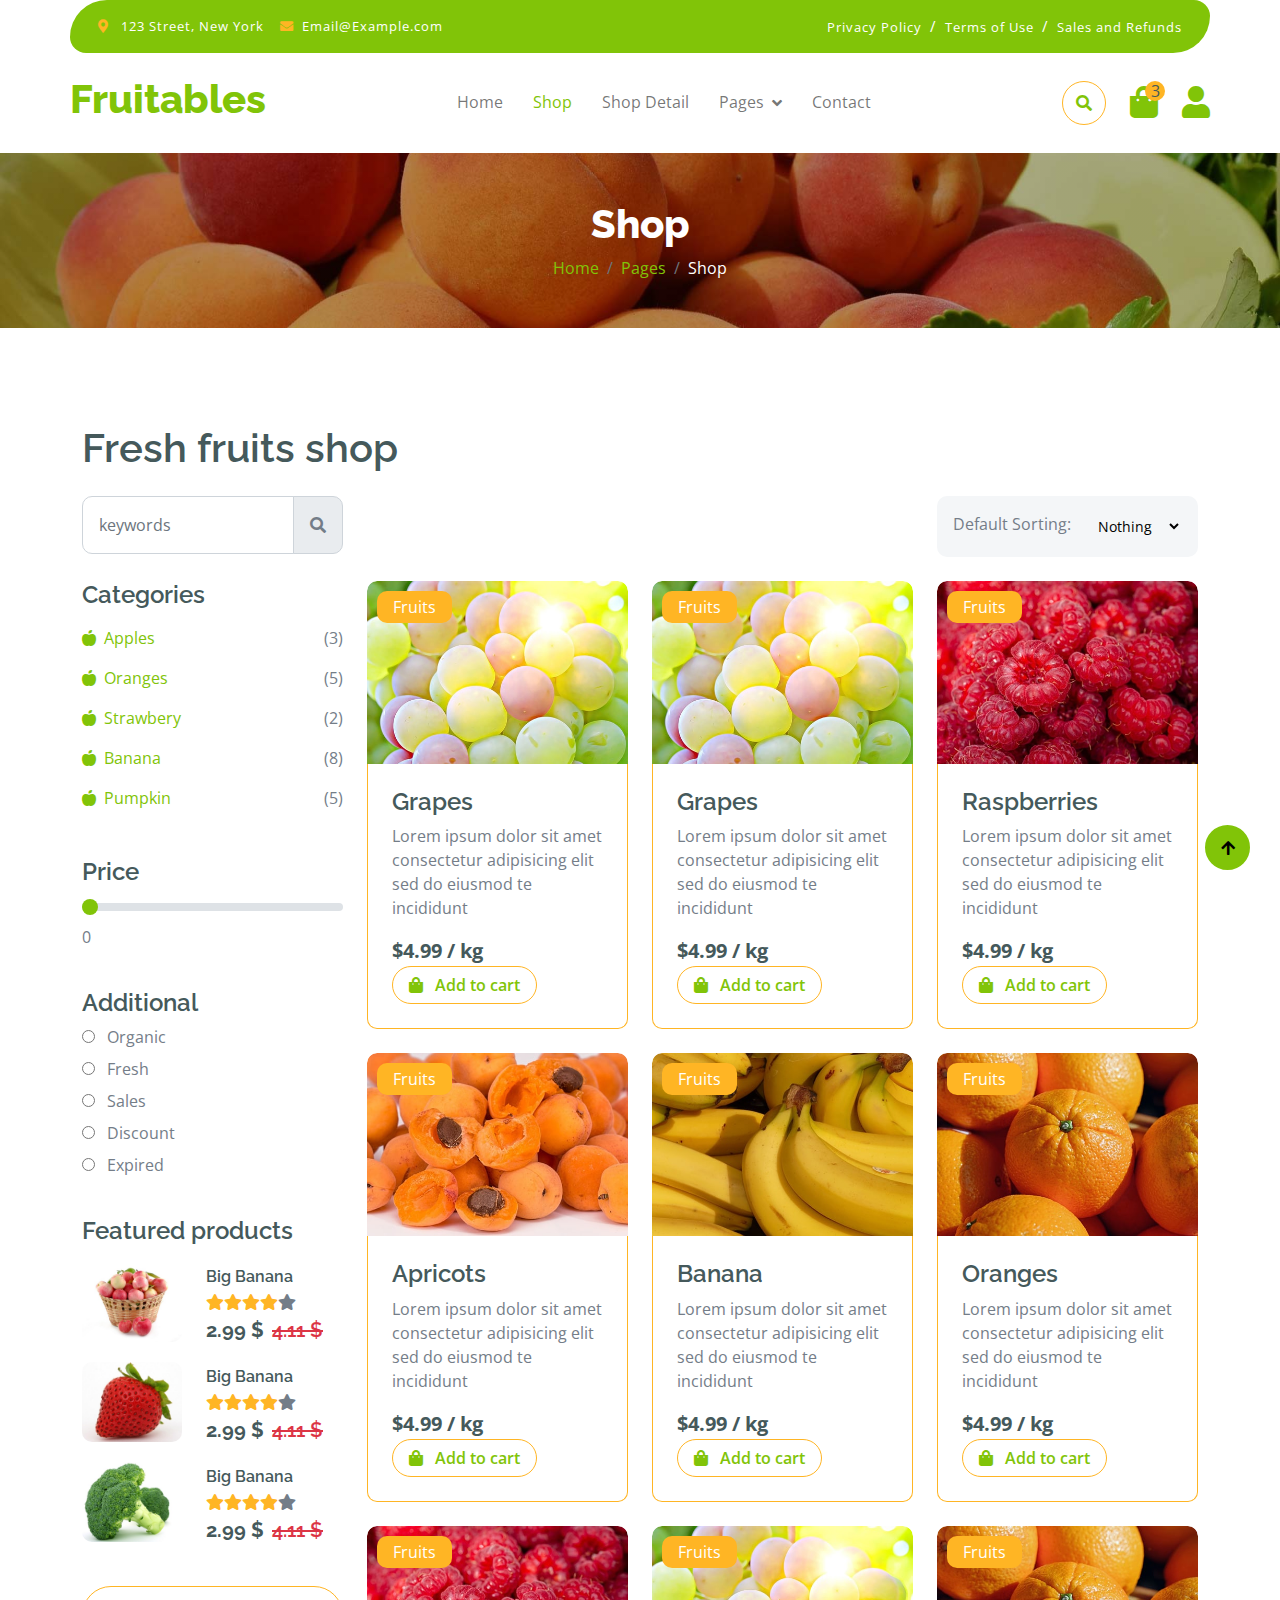
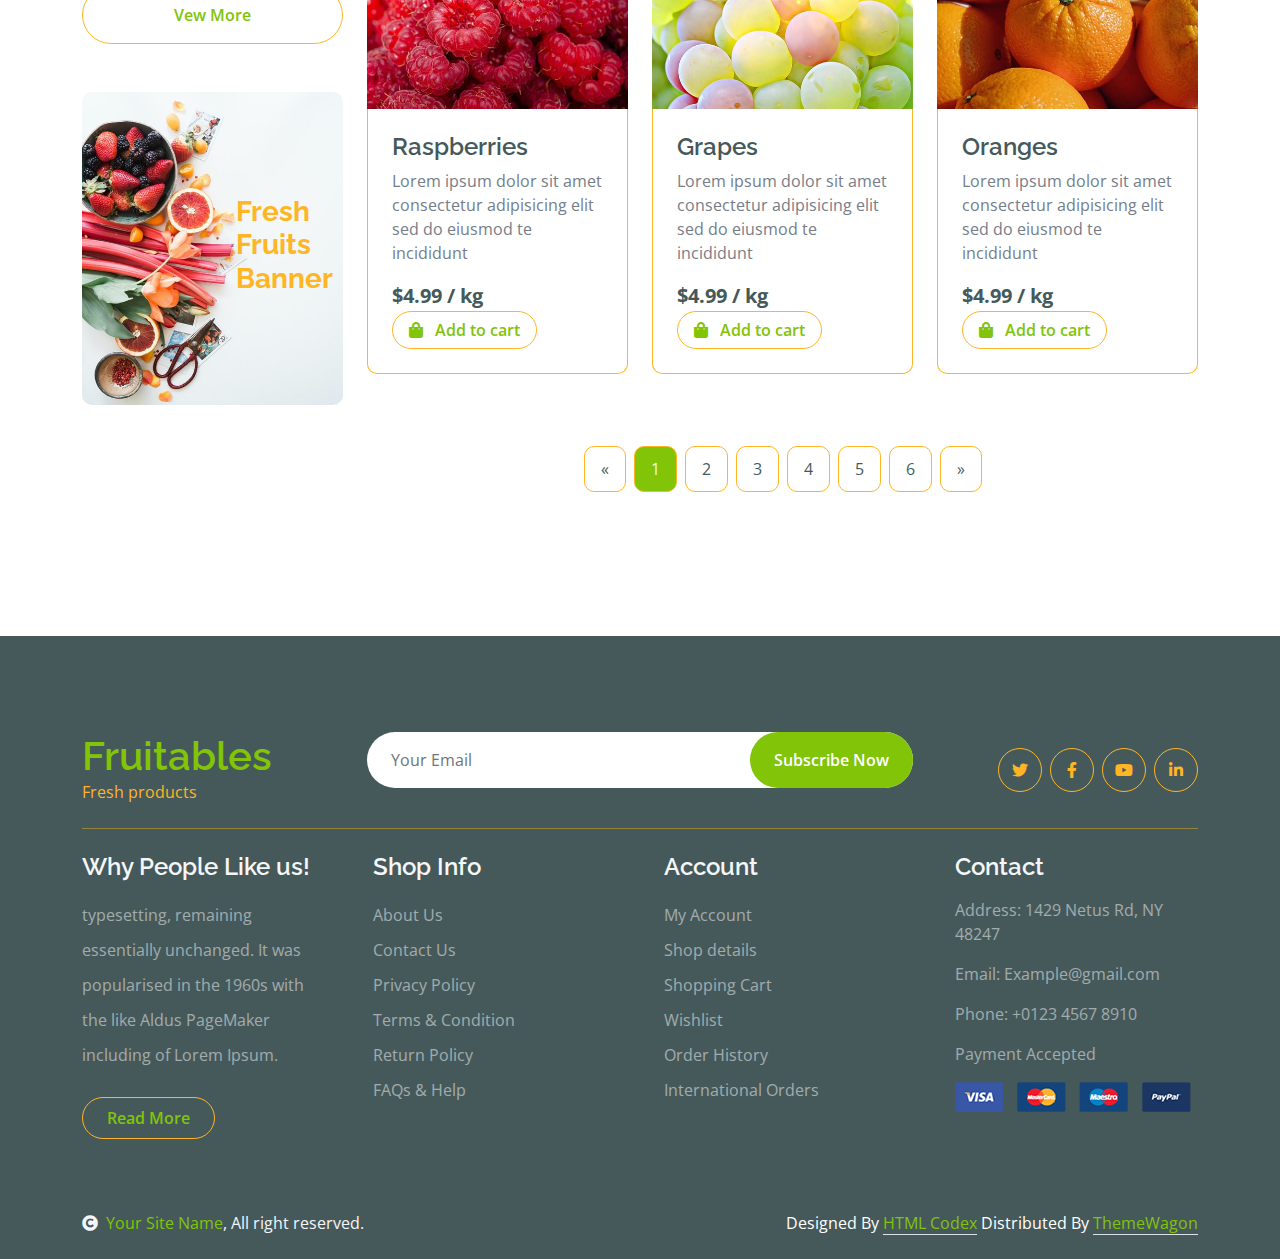
<file: shop.html>
<!DOCTYPE html>
<html lang="en">

    <head>
        <meta charset="utf-8">
        <title>Fruitables - Vegetable Website Template</title>
        <meta content="width=device-width, initial-scale=1.0" name="viewport">
        <meta content="" name="keywords">
        <meta content="" name="description">

        <!-- Google Web Fonts -->
        <link rel="preconnect" href="https://fonts.googleapis.com">
        <link rel="preconnect" href="https://fonts.gstatic.com" crossorigin>
        <link href="https://fonts.googleapis.com/css2?family=Open+Sans:wght@400;600&family=Raleway:wght@600;800&display=swap" rel="stylesheet"> 

        <!-- Icon Font Stylesheet -->
        <link rel="stylesheet" href="https://use.fontawesome.com/releases/v5.15.4/css/all.css"/>
        <link href="https://cdn.jsdelivr.net/npm/bootstrap-icons@1.4.1/font/bootstrap-icons.css" rel="stylesheet">

        <!-- Libraries Stylesheet -->
        <link href="lib/lightbox/css/lightbox.min.css" rel="stylesheet">
        <link href="lib/owlcarousel/assets/owl.carousel.min.css" rel="stylesheet">


        <!-- Customized Bootstrap Stylesheet -->
        <link href="css/bootstrap.min.css" rel="stylesheet">

        <!-- Template Stylesheet -->
        <link href="css/style.css" rel="stylesheet">
    </head>

    <body>

        <!-- Spinner Start -->
        <div id="spinner" class="show w-100 vh-100 bg-white position-fixed translate-middle top-50 start-50  d-flex align-items-center justify-content-center">
            <div class="spinner-grow text-primary" role="status"></div>
        </div>
        <!-- Spinner End -->


        <!-- Navbar start -->
        <div class="container-fluid fixed-top">
            <div class="container topbar bg-primary d-none d-lg-block">
                <div class="d-flex justify-content-between">
                    <div class="top-info ps-2">
                        <small class="me-3"><i class="fas fa-map-marker-alt me-2 text-secondary"></i> <a href="#" class="text-white">123 Street, New York</a></small>
                        <small class="me-3"><i class="fas fa-envelope me-2 text-secondary"></i><a href="#" class="text-white">Email@Example.com</a></small>
                    </div>
                    <div class="top-link pe-2">
                        <a href="#" class="text-white"><small class="text-white mx-2">Privacy Policy</small>/</a>
                        <a href="#" class="text-white"><small class="text-white mx-2">Terms of Use</small>/</a>
                        <a href="#" class="text-white"><small class="text-white ms-2">Sales and Refunds</small></a>
                    </div>
                </div>
            </div>
            <div class="container px-0">
                <nav class="navbar navbar-light bg-white navbar-expand-xl">
                    <a href="index.html" class="navbar-brand"><h1 class="text-primary display-6">Fruitables</h1></a>
                    <button class="navbar-toggler py-2 px-3" type="button" data-bs-toggle="collapse" data-bs-target="#navbarCollapse">
                        <span class="fa fa-bars text-primary"></span>
                    </button>
                    <div class="collapse navbar-collapse bg-white" id="navbarCollapse">
                        <div class="navbar-nav mx-auto">
                            <a href="index.html" class="nav-item nav-link">Home</a>
                            <a href="shop.html" class="nav-item nav-link active">Shop</a>
                            <a href="shop-detail.html" class="nav-item nav-link">Shop Detail</a>
                            <div class="nav-item dropdown">
                                <a href="#" class="nav-link dropdown-toggle" data-bs-toggle="dropdown">Pages</a>
                                <div class="dropdown-menu m-0 bg-secondary rounded-0">
                                    <a href="cart.html" class="dropdown-item">Cart</a>
                                    <a href="chackout.html" class="dropdown-item">Chackout</a>
                                    <a href="testimonial.html" class="dropdown-item">Testimonial</a>
                                    <a href="404.html" class="dropdown-item">404 Page</a>
                                </div>
                            </div>
                            <a href="contact.html" class="nav-item nav-link">Contact</a>
                        </div>
                        <div class="d-flex m-3 me-0">
                            <button class="btn-search btn border border-secondary btn-md-square rounded-circle bg-white me-4" data-bs-toggle="modal" data-bs-target="#searchModal"><i class="fas fa-search text-primary"></i></button>
                            <a href="#" class="position-relative me-4 my-auto">
                                <i class="fa fa-shopping-bag fa-2x"></i>
                                <span class="position-absolute bg-secondary rounded-circle d-flex align-items-center justify-content-center text-dark px-1" style="top: -5px; left: 15px; height: 20px; min-width: 20px;">3</span>
                            </a>
                            <a href="#" class="my-auto">
                                <i class="fas fa-user fa-2x"></i>
                            </a>
                        </div>
                    </div>
                </nav>
            </div>
        </div>
        <!-- Navbar End -->


        <!-- Modal Search Start -->
        <div class="modal fade" id="searchModal" tabindex="-1" aria-labelledby="exampleModalLabel" aria-hidden="true">
            <div class="modal-dialog modal-fullscreen">
                <div class="modal-content rounded-0">
                    <div class="modal-header">
                        <h5 class="modal-title" id="exampleModalLabel">Search by keyword</h5>
                        <button type="button" class="btn-close" data-bs-dismiss="modal" aria-label="Close"></button>
                    </div>
                    <div class="modal-body d-flex align-items-center">
                        <div class="input-group w-75 mx-auto d-flex">
                            <input type="search" class="form-control p-3" placeholder="keywords" aria-describedby="search-icon-1">
                            <span id="search-icon-1" class="input-group-text p-3"><i class="fa fa-search"></i></span>
                        </div>
                    </div>
                </div>
            </div>
        </div>
        <!-- Modal Search End -->


        <!-- Single Page Header start -->
        <div class="container-fluid page-header py-5">
            <h1 class="text-center text-white display-6">Shop</h1>
            <ol class="breadcrumb justify-content-center mb-0">
                <li class="breadcrumb-item"><a href="#">Home</a></li>
                <li class="breadcrumb-item"><a href="#">Pages</a></li>
                <li class="breadcrumb-item active text-white">Shop</li>
            </ol>
        </div>
        <!-- Single Page Header End -->


        <!-- Fruits Shop Start-->
        <div class="container-fluid fruite py-5">
            <div class="container py-5">
                <h1 class="mb-4">Fresh fruits shop</h1>
                <div class="row g-4">
                    <div class="col-lg-12">
                        <div class="row g-4">
                            <div class="col-xl-3">
                                <div class="input-group w-100 mx-auto d-flex">
                                    <input type="search" class="form-control p-3" placeholder="keywords" aria-describedby="search-icon-1">
                                    <span id="search-icon-1" class="input-group-text p-3"><i class="fa fa-search"></i></span>
                                </div>
                            </div>
                            <div class="col-6"></div>
                            <div class="col-xl-3">
                                <div class="bg-light ps-3 py-3 rounded d-flex justify-content-between mb-4">
                                    <label for="fruits">Default Sorting:</label>
                                    <select id="fruits" name="fruitlist" class="border-0 form-select-sm bg-light me-3" form="fruitform">
                                        <option value="volvo">Nothing</option>
                                        <option value="saab">Popularity</option>
                                        <option value="opel">Organic</option>
                                        <option value="audi">Fantastic</option>
                                    </select>
                                </div>
                            </div>
                        </div>
                        <div class="row g-4">
                            <div class="col-lg-3">
                                <div class="row g-4">
                                    <div class="col-lg-12">
                                        <div class="mb-3">
                                            <h4>Categories</h4>
                                            <ul class="list-unstyled fruite-categorie">
                                                <li>
                                                    <div class="d-flex justify-content-between fruite-name">
                                                        <a href="#"><i class="fas fa-apple-alt me-2"></i>Apples</a>
                                                        <span>(3)</span>
                                                    </div>
                                                </li>
                                                <li>
                                                    <div class="d-flex justify-content-between fruite-name">
                                                        <a href="#"><i class="fas fa-apple-alt me-2"></i>Oranges</a>
                                                        <span>(5)</span>
                                                    </div>
                                                </li>
                                                <li>
                                                    <div class="d-flex justify-content-between fruite-name">
                                                        <a href="#"><i class="fas fa-apple-alt me-2"></i>Strawbery</a>
                                                        <span>(2)</span>
                                                    </div>
                                                </li>
                                                <li>
                                                    <div class="d-flex justify-content-between fruite-name">
                                                        <a href="#"><i class="fas fa-apple-alt me-2"></i>Banana</a>
                                                        <span>(8)</span>
                                                    </div>
                                                </li>
                                                <li>
                                                    <div class="d-flex justify-content-between fruite-name">
                                                        <a href="#"><i class="fas fa-apple-alt me-2"></i>Pumpkin</a>
                                                        <span>(5)</span>
                                                    </div>
                                                </li>
                                            </ul>
                                        </div>
                                    </div>
                                    <div class="col-lg-12">
                                        <div class="mb-3">
                                            <h4 class="mb-2">Price</h4>
                                            <input type="range" class="form-range w-100" id="rangeInput" name="rangeInput" min="0" max="500" value="0" oninput="amount.value=rangeInput.value">
                                            <output id="amount" name="amount" min-velue="0" max-value="500" for="rangeInput">0</output>
                                        </div>
                                    </div>
                                    <div class="col-lg-12">
                                        <div class="mb-3">
                                            <h4>Additional</h4>
                                            <div class="mb-2">
                                                <input type="radio" class="me-2" id="Categories-1" name="Categories-1" value="Beverages">
                                                <label for="Categories-1"> Organic</label>
                                            </div>
                                            <div class="mb-2">
                                                <input type="radio" class="me-2" id="Categories-2" name="Categories-1" value="Beverages">
                                                <label for="Categories-2"> Fresh</label>
                                            </div>
                                            <div class="mb-2">
                                                <input type="radio" class="me-2" id="Categories-3" name="Categories-1" value="Beverages">
                                                <label for="Categories-3"> Sales</label>
                                            </div>
                                            <div class="mb-2">
                                                <input type="radio" class="me-2" id="Categories-4" name="Categories-1" value="Beverages">
                                                <label for="Categories-4"> Discount</label>
                                            </div>
                                            <div class="mb-2">
                                                <input type="radio" class="me-2" id="Categories-5" name="Categories-1" value="Beverages">
                                                <label for="Categories-5"> Expired</label>
                                            </div>
                                        </div>
                                    </div>
                                    <div class="col-lg-12">
                                        <h4 class="mb-3">Featured products</h4>
                                        <div class="d-flex align-items-center justify-content-start">
                                            <div class="rounded me-4" style="width: 100px; height: 100px;">
                                                <img src="img/featur-1.jpg" class="img-fluid rounded" alt="">
                                            </div>
                                            <div>
                                                <h6 class="mb-2">Big Banana</h6>
                                                <div class="d-flex mb-2">
                                                    <i class="fa fa-star text-secondary"></i>
                                                    <i class="fa fa-star text-secondary"></i>
                                                    <i class="fa fa-star text-secondary"></i>
                                                    <i class="fa fa-star text-secondary"></i>
                                                    <i class="fa fa-star"></i>
                                                </div>
                                                <div class="d-flex mb-2">
                                                    <h5 class="fw-bold me-2">2.99 $</h5>
                                                    <h5 class="text-danger text-decoration-line-through">4.11 $</h5>
                                                </div>
                                            </div>
                                        </div>
                                        <div class="d-flex align-items-center justify-content-start">
                                            <div class="rounded me-4" style="width: 100px; height: 100px;">
                                                <img src="img/featur-2.jpg" class="img-fluid rounded" alt="">
                                            </div>
                                            <div>
                                                <h6 class="mb-2">Big Banana</h6>
                                                <div class="d-flex mb-2">
                                                    <i class="fa fa-star text-secondary"></i>
                                                    <i class="fa fa-star text-secondary"></i>
                                                    <i class="fa fa-star text-secondary"></i>
                                                    <i class="fa fa-star text-secondary"></i>
                                                    <i class="fa fa-star"></i>
                                                </div>
                                                <div class="d-flex mb-2">
                                                    <h5 class="fw-bold me-2">2.99 $</h5>
                                                    <h5 class="text-danger text-decoration-line-through">4.11 $</h5>
                                                </div>
                                            </div>
                                        </div>
                                        <div class="d-flex align-items-center justify-content-start">
                                            <div class="rounded me-4" style="width: 100px; height: 100px;">
                                                <img src="img/featur-3.jpg" class="img-fluid rounded" alt="">
                                            </div>
                                            <div>
                                                <h6 class="mb-2">Big Banana</h6>
                                                <div class="d-flex mb-2">
                                                    <i class="fa fa-star text-secondary"></i>
                                                    <i class="fa fa-star text-secondary"></i>
                                                    <i class="fa fa-star text-secondary"></i>
                                                    <i class="fa fa-star text-secondary"></i>
                                                    <i class="fa fa-star"></i>
                                                </div>
                                                <div class="d-flex mb-2">
                                                    <h5 class="fw-bold me-2">2.99 $</h5>
                                                    <h5 class="text-danger text-decoration-line-through">4.11 $</h5>
                                                </div>
                                            </div>
                                        </div>
                                        <div class="d-flex justify-content-center my-4">
                                            <a href="#" class="btn border border-secondary px-4 py-3 rounded-pill text-primary w-100">Vew More</a>
                                        </div>
                                    </div>
                                    <div class="col-lg-12">
                                        <div class="position-relative">
                                            <img src="img/banner-fruits.jpg" class="img-fluid w-100 rounded" alt="">
                                            <div class="position-absolute" style="top: 50%; right: 10px; transform: translateY(-50%);">
                                                <h3 class="text-secondary fw-bold">Fresh <br> Fruits <br> Banner</h3>
                                            </div>
                                        </div>
                                    </div>
                                </div>
                            </div>
                            <div class="col-lg-9">
                                <div class="row g-4 justify-content-center">
                                    <div class="col-md-6 col-lg-6 col-xl-4">
                                        <div class="rounded position-relative fruite-item">
                                            <div class="fruite-img">
                                                <img src="img/fruite-item-5.jpg" class="img-fluid w-100 rounded-top" alt="">
                                            </div>
                                            <div class="text-white bg-secondary px-3 py-1 rounded position-absolute" style="top: 10px; left: 10px;">Fruits</div>
                                            <div class="p-4 border border-secondary border-top-0 rounded-bottom">
                                                <h4>Grapes</h4>
                                                <p>Lorem ipsum dolor sit amet consectetur adipisicing elit sed do eiusmod te incididunt</p>
                                                <div class="d-flex justify-content-between flex-lg-wrap">
                                                    <p class="text-dark fs-5 fw-bold mb-0">$4.99 / kg</p>
                                                    <a href="#" class="btn border border-secondary rounded-pill px-3 text-primary"><i class="fa fa-shopping-bag me-2 text-primary"></i> Add to cart</a>
                                                </div>
                                            </div>
                                        </div>
                                    </div>
                                    <div class="col-md-6 col-lg-6 col-xl-4">
                                        <div class="rounded position-relative fruite-item">
                                            <div class="fruite-img">
                                                <img src="img/fruite-item-5.jpg" class="img-fluid w-100 rounded-top" alt="">
                                            </div>
                                            <div class="text-white bg-secondary px-3 py-1 rounded position-absolute" style="top: 10px; left: 10px;">Fruits</div>
                                            <div class="p-4 border border-secondary border-top-0 rounded-bottom">
                                                <h4>Grapes</h4>
                                                <p>Lorem ipsum dolor sit amet consectetur adipisicing elit sed do eiusmod te incididunt</p>
                                                <div class="d-flex justify-content-between flex-lg-wrap">
                                                    <p class="text-dark fs-5 fw-bold mb-0">$4.99 / kg</p>
                                                    <a href="#" class="btn border border-secondary rounded-pill px-3 text-primary"><i class="fa fa-shopping-bag me-2 text-primary"></i> Add to cart</a>
                                                </div>
                                            </div>
                                        </div>
                                    </div>
                                    <div class="col-md-6 col-lg-6 col-xl-4">
                                        <div class="rounded position-relative fruite-item">
                                            <div class="fruite-img">
                                                <img src="img/fruite-item-2.jpg" class="img-fluid w-100 rounded-top" alt="">
                                            </div>
                                            <div class="text-white bg-secondary px-3 py-1 rounded position-absolute" style="top: 10px; left: 10px;">Fruits</div>
                                            <div class="p-4 border border-secondary border-top-0 rounded-bottom">
                                                <h4>Raspberries</h4>
                                                <p>Lorem ipsum dolor sit amet consectetur adipisicing elit sed do eiusmod te incididunt</p>
                                                <div class="d-flex justify-content-between flex-lg-wrap">
                                                    <p class="text-dark fs-5 fw-bold mb-0">$4.99 / kg</p>
                                                    <a href="#" class="btn border border-secondary rounded-pill px-3 text-primary"><i class="fa fa-shopping-bag me-2 text-primary"></i> Add to cart</a>
                                                </div>
                                            </div>
                                        </div>
                                    </div>
                                    <div class="col-md-6 col-lg-6 col-xl-4">
                                        <div class="rounded position-relative fruite-item">
                                            <div class="fruite-img">
                                                <img src="img/fruite-item-4.jpg" class="img-fluid w-100 rounded-top" alt="">
                                            </div>
                                            <div class="text-white bg-secondary px-3 py-1 rounded position-absolute" style="top: 10px; left: 10px;">Fruits</div>
                                            <div class="p-4 border border-secondary border-top-0 rounded-bottom">
                                                <h4>Apricots</h4>
                                                <p>Lorem ipsum dolor sit amet consectetur adipisicing elit sed do eiusmod te incididunt</p>
                                                <div class="d-flex justify-content-between flex-lg-wrap">
                                                    <p class="text-dark fs-5 fw-bold mb-0">$4.99 / kg</p>
                                                    <a href="#" class="btn border border-secondary rounded-pill px-3 text-primary"><i class="fa fa-shopping-bag me-2 text-primary"></i> Add to cart</a>
                                                </div>
                                            </div>
                                        </div>
                                    </div>
                                    <div class="col-md-6 col-lg-6 col-xl-4">
                                        <div class="rounded position-relative fruite-item">
                                            <div class="fruite-img">
                                                <img src="img/fruite-item-3.jpg" class="img-fluid w-100 rounded-top" alt="">
                                            </div>
                                            <div class="text-white bg-secondary px-3 py-1 rounded position-absolute" style="top: 10px; left: 10px;">Fruits</div>
                                            <div class="p-4 border border-secondary border-top-0 rounded-bottom">
                                                <h4>Banana</h4>
                                                <p>Lorem ipsum dolor sit amet consectetur adipisicing elit sed do eiusmod te incididunt</p>
                                                <div class="d-flex justify-content-between flex-lg-wrap">
                                                    <p class="text-dark fs-5 fw-bold mb-0">$4.99 / kg</p>
                                                    <a href="#" class="btn border border-secondary rounded-pill px-3 text-primary"><i class="fa fa-shopping-bag me-2 text-primary"></i> Add to cart</a>
                                                </div>
                                            </div>
                                        </div>
                                    </div>
                                    <div class="col-md-6 col-lg-6 col-xl-4">
                                        <div class="rounded position-relative fruite-item">
                                            <div class="fruite-img">
                                                <img src="img/fruite-item-1.jpg" class="img-fluid w-100 rounded-top" alt="">
                                            </div>
                                            <div class="text-white bg-secondary px-3 py-1 rounded position-absolute" style="top: 10px; left: 10px;">Fruits</div>
                                            <div class="p-4 border border-secondary border-top-0 rounded-bottom">
                                                <h4>Oranges</h4>
                                                <p>Lorem ipsum dolor sit amet consectetur adipisicing elit sed do eiusmod te incididunt</p>
                                                <div class="d-flex justify-content-between flex-lg-wrap">
                                                    <p class="text-dark fs-5 fw-bold mb-0">$4.99 / kg</p>
                                                    <a href="#" class="btn border border-secondary rounded-pill px-3 text-primary"><i class="fa fa-shopping-bag me-2 text-primary"></i> Add to cart</a>
                                                </div>
                                            </div>
                                        </div>
                                    </div>
                                    <div class="col-md-6 col-lg-6 col-xl-4">
                                        <div class="rounded position-relative fruite-item">
                                            <div class="fruite-img">
                                                <img src="img/fruite-item-2.jpg" class="img-fluid w-100 rounded-top" alt="">
                                            </div>
                                            <div class="text-white bg-secondary px-3 py-1 rounded position-absolute" style="top: 10px; left: 10px;">Fruits</div>
                                            <div class="p-4 border border-secondary border-top-0 rounded-bottom">
                                                <h4>Raspberries</h4>
                                                <p>Lorem ipsum dolor sit amet consectetur adipisicing elit sed do eiusmod te incididunt</p>
                                                <div class="d-flex justify-content-between flex-lg-wrap">
                                                    <p class="text-dark fs-5 fw-bold mb-0">$4.99 / kg</p>
                                                    <a href="#" class="btn border border-secondary rounded-pill px-3 text-primary"><i class="fa fa-shopping-bag me-2 text-primary"></i> Add to cart</a>
                                                </div>
                                            </div>
                                        </div>
                                    </div>
                                    <div class="col-md-6 col-lg-6 col-xl-4">
                                        <div class="rounded position-relative fruite-item">
                                            <div class="fruite-img">
                                                <img src="img/fruite-item-5.jpg" class="img-fluid w-100 rounded-top" alt="">
                                            </div>
                                            <div class="text-white bg-secondary px-3 py-1 rounded position-absolute" style="top: 10px; left: 10px;">Fruits</div>
                                            <div class="p-4 border border-secondary border-top-0 rounded-bottom">
                                                <h4>Grapes</h4>
                                                <p>Lorem ipsum dolor sit amet consectetur adipisicing elit sed do eiusmod te incididunt</p>
                                                <div class="d-flex justify-content-between flex-lg-wrap">
                                                    <p class="text-dark fs-5 fw-bold mb-0">$4.99 / kg</p>
                                                    <a href="#" class="btn border border-secondary rounded-pill px-3 text-primary"><i class="fa fa-shopping-bag me-2 text-primary"></i> Add to cart</a>
                                                </div>
                                            </div>
                                        </div>
                                    </div>
                                    <div class="col-md-6 col-lg-6 col-xl-4">
                                        <div class="rounded position-relative fruite-item">
                                            <div class="fruite-img">
                                                <img src="img/fruite-item-1.jpg" class="img-fluid w-100 rounded-top" alt="">
                                            </div>
                                            <div class="text-white bg-secondary px-3 py-1 rounded position-absolute" style="top: 10px; left: 10px;">Fruits</div>
                                            <div class="p-4 border border-secondary border-top-0 rounded-bottom">
                                                <h4>Oranges</h4>
                                                <p>Lorem ipsum dolor sit amet consectetur adipisicing elit sed do eiusmod te incididunt</p>
                                                <div class="d-flex justify-content-between flex-lg-wrap">
                                                    <p class="text-dark fs-5 fw-bold mb-0">$4.99 / kg</p>
                                                    <a href="#" class="btn border border-secondary rounded-pill px-3 text-primary"><i class="fa fa-shopping-bag me-2 text-primary"></i> Add to cart</a>
                                                </div>
                                            </div>
                                        </div>
                                    </div>
                                    <div class="col-12">
                                        <div class="pagination d-flex justify-content-center mt-5">
                                            <a href="#" class="rounded">&laquo;</a>
                                            <a href="#" class="active rounded">1</a>
                                            <a href="#" class="rounded">2</a>
                                            <a href="#" class="rounded">3</a>
                                            <a href="#" class="rounded">4</a>
                                            <a href="#" class="rounded">5</a>
                                            <a href="#" class="rounded">6</a>
                                            <a href="#" class="rounded">&raquo;</a>
                                        </div>
                                    </div>
                                </div>
                            </div>
                        </div>
                    </div>
                </div>
            </div>
        </div>
        <!-- Fruits Shop End-->


        <!-- Footer Start -->
        <div class="container-fluid bg-dark text-white-50 footer pt-5 mt-5">
            <div class="container py-5">
                <div class="pb-4 mb-4" style="border-bottom: 1px solid rgba(226, 175, 24, 0.5) ;">
                    <div class="row g-4">
                        <div class="col-lg-3">
                            <a href="#">
                                <h1 class="text-primary mb-0">Fruitables</h1>
                                <p class="text-secondary mb-0">Fresh products</p>
                            </a>
                        </div>
                        <div class="col-lg-6">
                            <div class="position-relative mx-auto">
                                <input class="form-control border-0 w-100 py-3 px-4 rounded-pill" type="number" placeholder="Your Email">
                                <button type="submit" class="btn btn-primary border-0 border-secondary py-3 px-4 position-absolute rounded-pill text-white" style="top: 0; right: 0;">Subscribe Now</button>
                            </div>
                        </div>
                        <div class="col-lg-3">
                            <div class="d-flex justify-content-end pt-3">
                                <a class="btn  btn-outline-secondary me-2 btn-md-square rounded-circle" href=""><i class="fab fa-twitter"></i></a>
                                <a class="btn btn-outline-secondary me-2 btn-md-square rounded-circle" href=""><i class="fab fa-facebook-f"></i></a>
                                <a class="btn btn-outline-secondary me-2 btn-md-square rounded-circle" href=""><i class="fab fa-youtube"></i></a>
                                <a class="btn btn-outline-secondary btn-md-square rounded-circle" href=""><i class="fab fa-linkedin-in"></i></a>
                            </div>
                        </div>
                    </div>
                </div>
                <div class="row g-5">
                    <div class="col-lg-3 col-md-6">
                        <div class="footer-item">
                            <h4 class="text-light mb-3">Why People Like us!</h4>
                            <p class="mb-4">typesetting, remaining essentially unchanged. It was 
                                popularised in the 1960s with the like Aldus PageMaker including of Lorem Ipsum.</p>
                            <a href="" class="btn border-secondary py-2 px-4 rounded-pill text-primary">Read More</a>
                        </div>
                    </div>
                    <div class="col-lg-3 col-md-6">
                        <div class="d-flex flex-column text-start footer-item">
                            <h4 class="text-light mb-3">Shop Info</h4>
                            <a class="btn-link" href="">About Us</a>
                            <a class="btn-link" href="">Contact Us</a>
                            <a class="btn-link" href="">Privacy Policy</a>
                            <a class="btn-link" href="">Terms & Condition</a>
                            <a class="btn-link" href="">Return Policy</a>
                            <a class="btn-link" href="">FAQs & Help</a>
                        </div>
                    </div>
                    <div class="col-lg-3 col-md-6">
                        <div class="d-flex flex-column text-start footer-item">
                            <h4 class="text-light mb-3">Account</h4>
                            <a class="btn-link" href="">My Account</a>
                            <a class="btn-link" href="">Shop details</a>
                            <a class="btn-link" href="">Shopping Cart</a>
                            <a class="btn-link" href="">Wishlist</a>
                            <a class="btn-link" href="">Order History</a>
                            <a class="btn-link" href="">International Orders</a>
                        </div>
                    </div>
                    <div class="col-lg-3 col-md-6">
                        <div class="footer-item">
                            <h4 class="text-light mb-3">Contact</h4>
                            <p>Address: 1429 Netus Rd, NY 48247</p>
                            <p>Email: Example@gmail.com</p>
                            <p>Phone: +0123 4567 8910</p>
                            <p>Payment Accepted</p>
                            <img src="img/payment.png" class="img-fluid" alt="">
                        </div>
                    </div>
                </div>
            </div>
        </div>
        <!-- Footer End -->

        <!-- Copyright Start -->
        <div class="container-fluid copyright bg-dark py-4">
            <div class="container">
                <div class="row">
                    <div class="col-md-6 text-center text-md-start mb-3 mb-md-0">
                        <span class="text-light"><a href="#"><i class="fas fa-copyright text-light me-2"></i>Your Site Name</a>, All right reserved.</span>
                    </div>
                    <div class="col-md-6 my-auto text-center text-md-end text-white">
                        <!--/*** This template is free as long as you keep the below author’s credit link/attribution link/backlink. ***/-->
                        <!--/*** If you'd like to use the template without the below author’s credit link/attribution link/backlink, ***/-->
                        <!--/*** you can purchase the Credit Removal License from "https://htmlcodex.com/credit-removal". ***/-->
                        Designed By <a class="border-bottom" href="https://htmlcodex.com">HTML Codex</a> Distributed By <a class="border-bottom" href="https://themewagon.com">ThemeWagon</a>
                    </div>
                </div>
            </div>
        </div>
        <!-- Copyright End -->



        <!-- Back to Top -->
        <a href="#" class="btn btn-primary border-3 border-primary rounded-circle back-to-top"><i class="fa fa-arrow-up"></i></a>   

        
    <!-- JavaScript Libraries -->
    <script src="https://ajax.googleapis.com/ajax/libs/jquery/3.6.4/jquery.min.js"></script>
    <script src="https://cdn.jsdelivr.net/npm/bootstrap@5.0.0/dist/js/bootstrap.bundle.min.js"></script>
    <script src="lib/easing/easing.min.js"></script>
    <script src="lib/waypoints/waypoints.min.js"></script>
    <script src="lib/lightbox/js/lightbox.min.js"></script>
    <script src="lib/owlcarousel/owl.carousel.min.js"></script>

    <!-- Template Javascript -->
    <script src="js/main.js"></script>
    </body>

</html>
</file>
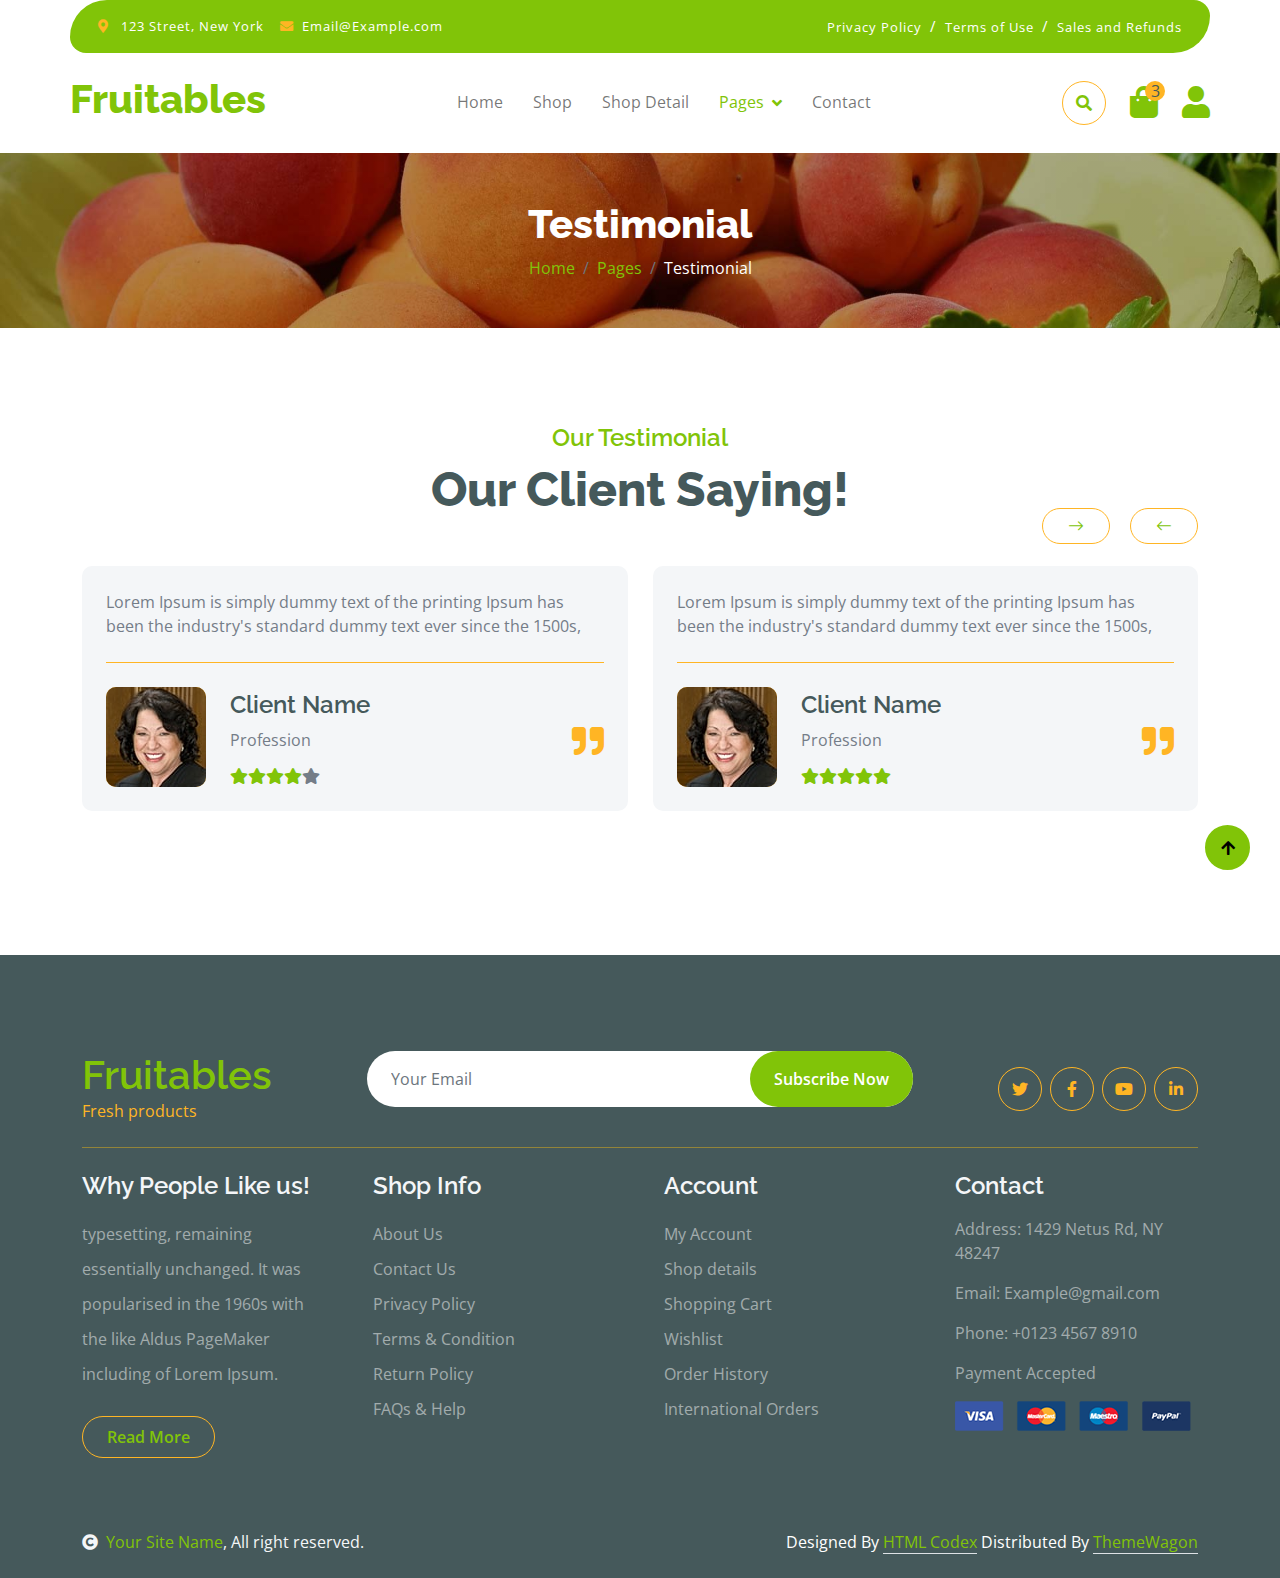
<file: testimonial.html>
<!DOCTYPE html>
<html lang="en">

    <head>
        <meta charset="utf-8">
        <title>Fruitables - Vegetable Website Template</title>
        <meta content="width=device-width, initial-scale=1.0" name="viewport">
        <meta content="" name="keywords">
        <meta content="" name="description">

        <!-- Google Web Fonts -->
        <link rel="preconnect" href="https://fonts.googleapis.com">
        <link rel="preconnect" href="https://fonts.gstatic.com" crossorigin>
        <link href="https://fonts.googleapis.com/css2?family=Open+Sans:wght@400;600&family=Raleway:wght@600;800&display=swap" rel="stylesheet"> 

        <!-- Icon Font Stylesheet -->
        <link rel="stylesheet" href="https://use.fontawesome.com/releases/v5.15.4/css/all.css"/>
        <link href="https://cdn.jsdelivr.net/npm/bootstrap-icons@1.4.1/font/bootstrap-icons.css" rel="stylesheet">

        <!-- Libraries Stylesheet -->
        <link href="lib/lightbox/css/lightbox.min.css" rel="stylesheet">
        <link href="lib/owlcarousel/assets/owl.carousel.min.css" rel="stylesheet">


        <!-- Customized Bootstrap Stylesheet -->
        <link href="css/bootstrap.min.css" rel="stylesheet">

        <!-- Template Stylesheet -->
        <link href="css/style.css" rel="stylesheet">
    </head>

    <body>

        <!-- Spinner Start -->
        <div id="spinner" class="show w-100 vh-100 bg-white position-fixed translate-middle top-50 start-50  d-flex align-items-center justify-content-center">
            <div class="spinner-grow text-primary" role="status"></div>
        </div>
        <!-- Spinner End -->


        <!-- Navbar start -->
        <div class="container-fluid fixed-top">
            <div class="container topbar bg-primary d-none d-lg-block">
                <div class="d-flex justify-content-between">
                    <div class="top-info ps-2">
                        <small class="me-3"><i class="fas fa-map-marker-alt me-2 text-secondary"></i> <a href="#" class="text-white">123 Street, New York</a></small>
                        <small class="me-3"><i class="fas fa-envelope me-2 text-secondary"></i><a href="#" class="text-white">Email@Example.com</a></small>
                    </div>
                    <div class="top-link pe-2">
                        <a href="#" class="text-white"><small class="text-white mx-2">Privacy Policy</small>/</a>
                        <a href="#" class="text-white"><small class="text-white mx-2">Terms of Use</small>/</a>
                        <a href="#" class="text-white"><small class="text-white ms-2">Sales and Refunds</small></a>
                    </div>
                </div>
            </div>
            <div class="container px-0">
                <nav class="navbar navbar-light bg-white navbar-expand-xl">
                    <a href="index.html" class="navbar-brand"><h1 class="text-primary display-6">Fruitables</h1></a>
                    <button class="navbar-toggler py-2 px-3" type="button" data-bs-toggle="collapse" data-bs-target="#navbarCollapse">
                        <span class="fa fa-bars text-primary"></span>
                    </button>
                    <div class="collapse navbar-collapse bg-white" id="navbarCollapse">
                        <div class="navbar-nav mx-auto">
                            <a href="index.html" class="nav-item nav-link">Home</a>
                            <a href="shop.html" class="nav-item nav-link">Shop</a>
                            <a href="shop-detail.html" class="nav-item nav-link">Shop Detail</a>
                            <div class="nav-item dropdown">
                                <a href="#" class="nav-link dropdown-toggle active" data-bs-toggle="dropdown">Pages</a>
                                <div class="dropdown-menu m-0 bg-secondary rounded-0">
                                    <a href="cart.html" class="dropdown-item">Cart</a>
                                    <a href="chackout.html" class="dropdown-item">Chackout</a>
                                    <a href="testimonial.html" class="dropdown-item active">Testimonial</a>
                                    <a href="404.html" class="dropdown-item">404 Page</a>
                                </div>
                            </div>
                            <a href="contact.html" class="nav-item nav-link">Contact</a>
                        </div>
                        <div class="d-flex m-3 me-0">
                            <button class="btn-search btn border border-secondary btn-md-square rounded-circle bg-white me-4" data-bs-toggle="modal" data-bs-target="#searchModal"><i class="fas fa-search text-primary"></i></button>
                            <a href="#" class="position-relative me-4 my-auto">
                                <i class="fa fa-shopping-bag fa-2x"></i>
                                <span class="position-absolute bg-secondary rounded-circle d-flex align-items-center justify-content-center text-dark px-1" style="top: -5px; left: 15px; height: 20px; min-width: 20px;">3</span>
                            </a>
                            <a href="#" class="my-auto">
                                <i class="fas fa-user fa-2x"></i>
                            </a>
                        </div>
                    </div>
                </nav>
            </div>
        </div>
        <!-- Navbar End -->


        <!-- Modal Search Start -->
        <div class="modal fade" id="searchModal" tabindex="-1" aria-labelledby="exampleModalLabel" aria-hidden="true">
            <div class="modal-dialog modal-fullscreen">
                <div class="modal-content rounded-0">
                    <div class="modal-header">
                        <h5 class="modal-title" id="exampleModalLabel">Search by keyword</h5>
                        <button type="button" class="btn-close" data-bs-dismiss="modal" aria-label="Close"></button>
                    </div>
                    <div class="modal-body d-flex align-items-center">
                        <div class="input-group w-75 mx-auto d-flex">
                            <input type="search" class="form-control p-3" placeholder="keywords" aria-describedby="search-icon-1">
                            <span id="search-icon-1" class="input-group-text p-3"><i class="fa fa-search"></i></span>
                        </div>
                    </div>
                </div>
            </div>
        </div>
        <!-- Modal Search End -->


        <!-- Single Page Header start -->
        <div class="container-fluid page-header py-5">
            <h1 class="text-center text-white display-6">Testimonial</h1>
            <ol class="breadcrumb justify-content-center mb-0">
                <li class="breadcrumb-item"><a href="#">Home</a></li>
                <li class="breadcrumb-item"><a href="#">Pages</a></li>
                <li class="breadcrumb-item active text-white">Testimonial</li>
            </ol>
        </div>
        <!-- Single Page Header End -->


        <!-- Tastimonial Start -->
        <div class="container-fluid testimonial py-5">
            <div class="container py-5">
                <div class="testimonial-header text-center">
                    <h4 class="text-primary">Our Testimonial</h4>
                    <h1 class="display-5 mb-5 text-dark">Our Client Saying!</h1>
                </div>
                <div class="owl-carousel testimonial-carousel">
                    <div class="testimonial-item img-border-radius bg-light rounded p-4">
                        <div class="position-relative">
                            <i class="fa fa-quote-right fa-2x text-secondary position-absolute" style="bottom: 30px; right: 0;"></i>
                            <div class="mb-4 pb-4 border-bottom border-secondary">
                                <p class="mb-0">Lorem Ipsum is simply dummy text of the printing Ipsum has been the industry's standard dummy text ever since the 1500s,
                                </p>
                            </div>
                            <div class="d-flex align-items-center flex-nowrap">
                                <div class="bg-secondary rounded">
                                    <img src="img/testimonial-1.jpg" class="img-fluid rounded" style="width: 100px; height: 100px;" alt="">
                                </div>
                                <div class="ms-4 d-block">
                                    <h4 class="text-dark">Client Name</h4>
                                    <p class="m-0 pb-3">Profession</p>
                                    <div class="d-flex pe-5">
                                        <i class="fas fa-star text-primary"></i>
                                        <i class="fas fa-star text-primary"></i>
                                        <i class="fas fa-star text-primary"></i>
                                        <i class="fas fa-star text-primary"></i>
                                        <i class="fas fa-star"></i>
                                    </div>
                                </div>
                            </div>
                        </div>
                    </div>
                    <div class="testimonial-item img-border-radius bg-light rounded p-4">
                        <div class="position-relative">
                            <i class="fa fa-quote-right fa-2x text-secondary position-absolute" style="bottom: 30px; right: 0;"></i>
                            <div class="mb-4 pb-4 border-bottom border-secondary">
                                <p class="mb-0">Lorem Ipsum is simply dummy text of the printing Ipsum has been the industry's standard dummy text ever since the 1500s,
                                </p>
                            </div>
                            <div class="d-flex align-items-center flex-nowrap">
                                <div class="bg-secondary rounded">
                                    <img src="img/testimonial-1.jpg" class="img-fluid rounded" style="width: 100px; height: 100px;" alt="">
                                </div>
                                <div class="ms-4 d-block">
                                    <h4 class="text-dark">Client Name</h4>
                                    <p class="m-0 pb-3">Profession</p>
                                    <div class="d-flex pe-5">
                                        <i class="fas fa-star text-primary"></i>
                                        <i class="fas fa-star text-primary"></i>
                                        <i class="fas fa-star text-primary"></i>
                                        <i class="fas fa-star text-primary"></i>
                                        <i class="fas fa-star text-primary"></i>
                                    </div>
                                </div>
                            </div>
                        </div>
                    </div>
                    <div class="testimonial-item img-border-radius bg-light rounded p-4">
                        <div class="position-relative">
                            <i class="fa fa-quote-right fa-2x text-secondary position-absolute" style="bottom: 30px; right: 0;"></i>
                            <div class="mb-4 pb-4 border-bottom border-secondary">
                                <p class="mb-0">Lorem Ipsum is simply dummy text of the printing Ipsum has been the industry's standard dummy text ever since the 1500s,
                                </p>
                            </div>
                            <div class="d-flex align-items-center flex-nowrap">
                                <div class="bg-secondary rounded">
                                    <img src="img/testimonial-1.jpg" class="img-fluid rounded" style="width: 100px; height: 100px;" alt="">
                                </div>
                                <div class="ms-4 d-block">
                                    <h4 class="text-dark">Client Name</h4>
                                    <p class="m-0 pb-3">Profession</p>
                                    <div class="d-flex pe-5">
                                        <i class="fas fa-star text-primary"></i>
                                        <i class="fas fa-star text-primary"></i>
                                        <i class="fas fa-star text-primary"></i>
                                        <i class="fas fa-star text-primary"></i>
                                        <i class="fas fa-star text-primary"></i>
                                    </div>
                                </div>
                            </div>
                        </div>
                    </div>
                </div>
            </div>
        </div>
        <!-- Tastimonial End -->


        <!-- Footer Start -->
        <div class="container-fluid bg-dark text-white-50 footer pt-5 mt-5">
            <div class="container py-5">
                <div class="pb-4 mb-4" style="border-bottom: 1px solid rgba(226, 175, 24, 0.5) ;">
                    <div class="row g-4">
                        <div class="col-lg-3">
                            <a href="#">
                                <h1 class="text-primary mb-0">Fruitables</h1>
                                <p class="text-secondary mb-0">Fresh products</p>
                            </a>
                        </div>
                        <div class="col-lg-6">
                            <div class="position-relative mx-auto">
                                <input class="form-control border-0 w-100 py-3 px-4 rounded-pill" type="number" placeholder="Your Email">
                                <button type="submit" class="btn btn-primary border-0 border-secondary py-3 px-4 position-absolute rounded-pill text-white" style="top: 0; right: 0;">Subscribe Now</button>
                            </div>
                        </div>
                        <div class="col-lg-3">
                            <div class="d-flex justify-content-end pt-3">
                                <a class="btn  btn-outline-secondary me-2 btn-md-square rounded-circle" href=""><i class="fab fa-twitter"></i></a>
                                <a class="btn btn-outline-secondary me-2 btn-md-square rounded-circle" href=""><i class="fab fa-facebook-f"></i></a>
                                <a class="btn btn-outline-secondary me-2 btn-md-square rounded-circle" href=""><i class="fab fa-youtube"></i></a>
                                <a class="btn btn-outline-secondary btn-md-square rounded-circle" href=""><i class="fab fa-linkedin-in"></i></a>
                            </div>
                        </div>
                    </div>
                </div>
                <div class="row g-5">
                    <div class="col-lg-3 col-md-6">
                        <div class="footer-item">
                            <h4 class="text-light mb-3">Why People Like us!</h4>
                            <p class="mb-4">typesetting, remaining essentially unchanged. It was 
                                popularised in the 1960s with the like Aldus PageMaker including of Lorem Ipsum.</p>
                            <a href="" class="btn border-secondary py-2 px-4 rounded-pill text-primary">Read More</a>
                        </div>
                    </div>
                    <div class="col-lg-3 col-md-6">
                        <div class="d-flex flex-column text-start footer-item">
                            <h4 class="text-light mb-3">Shop Info</h4>
                            <a class="btn-link" href="">About Us</a>
                            <a class="btn-link" href="">Contact Us</a>
                            <a class="btn-link" href="">Privacy Policy</a>
                            <a class="btn-link" href="">Terms & Condition</a>
                            <a class="btn-link" href="">Return Policy</a>
                            <a class="btn-link" href="">FAQs & Help</a>
                        </div>
                    </div>
                    <div class="col-lg-3 col-md-6">
                        <div class="d-flex flex-column text-start footer-item">
                            <h4 class="text-light mb-3">Account</h4>
                            <a class="btn-link" href="">My Account</a>
                            <a class="btn-link" href="">Shop details</a>
                            <a class="btn-link" href="">Shopping Cart</a>
                            <a class="btn-link" href="">Wishlist</a>
                            <a class="btn-link" href="">Order History</a>
                            <a class="btn-link" href="">International Orders</a>
                        </div>
                    </div>
                    <div class="col-lg-3 col-md-6">
                        <div class="footer-item">
                            <h4 class="text-light mb-3">Contact</h4>
                            <p>Address: 1429 Netus Rd, NY 48247</p>
                            <p>Email: Example@gmail.com</p>
                            <p>Phone: +0123 4567 8910</p>
                            <p>Payment Accepted</p>
                            <img src="img/payment.png" class="img-fluid" alt="">
                        </div>
                    </div>
                </div>
            </div>
        </div>
        <!-- Footer End -->

        <!-- Copyright Start -->
        <div class="container-fluid copyright bg-dark py-4">
            <div class="container">
                <div class="row">
                    <div class="col-md-6 text-center text-md-start mb-3 mb-md-0">
                        <span class="text-light"><a href="#"><i class="fas fa-copyright text-light me-2"></i>Your Site Name</a>, All right reserved.</span>
                    </div>
                    <div class="col-md-6 my-auto text-center text-md-end text-white">
                        <!--/*** This template is free as long as you keep the below author’s credit link/attribution link/backlink. ***/-->
                        <!--/*** If you'd like to use the template without the below author’s credit link/attribution link/backlink, ***/-->
                        <!--/*** you can purchase the Credit Removal License from "https://htmlcodex.com/credit-removal". ***/-->
                        Designed By <a class="border-bottom" href="https://htmlcodex.com">HTML Codex</a> Distributed By <a class="border-bottom" href="https://themewagon.com">ThemeWagon</a>
                    </div>
                </div>
            </div>
        </div>
        <!-- Copyright End -->



        <!-- Back to Top -->
        <a href="#" class="btn btn-primary border-3 border-primary rounded-circle back-to-top"><i class="fa fa-arrow-up"></i></a>   

        
    <!-- JavaScript Libraries -->
    <script src="https://ajax.googleapis.com/ajax/libs/jquery/3.6.4/jquery.min.js"></script>
    <script src="https://cdn.jsdelivr.net/npm/bootstrap@5.0.0/dist/js/bootstrap.bundle.min.js"></script>
    <script src="lib/easing/easing.min.js"></script>
    <script src="lib/waypoints/waypoints.min.js"></script>
    <script src="lib/lightbox/js/lightbox.min.js"></script>
    <script src="lib/owlcarousel/owl.carousel.min.js"></script>

    <!-- Template Javascript -->
    <script src="js/main.js"></script>
    </body>

</html>
</file>
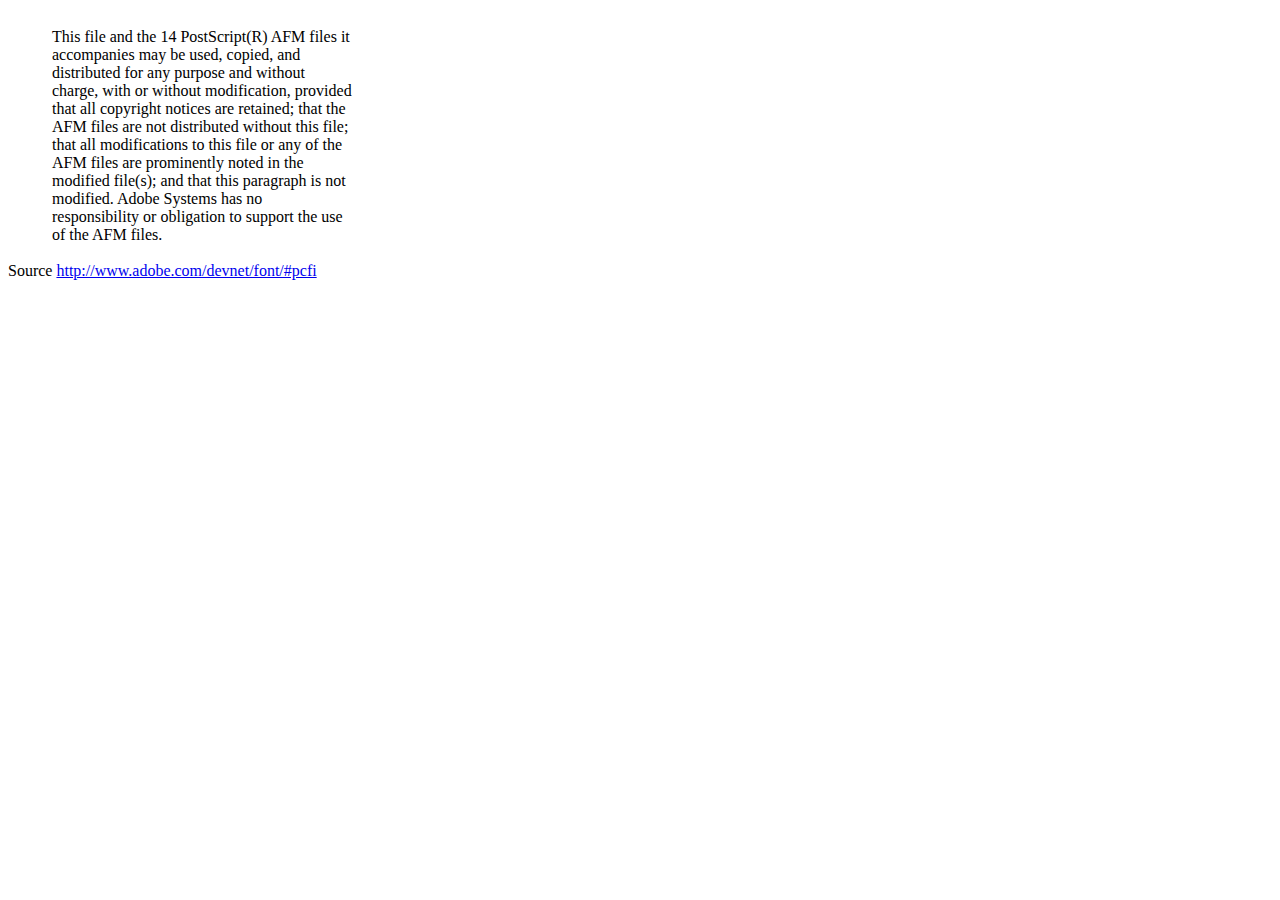
<file: assets/lib/dompdf/vendor/dompdf/dompdf/lib/fonts/mustRead.html>
<html>
	<head>
		<meta http-equiv="content-type" content="text/html;charset=iso-8859-1">
		<meta name="generator" content="Adobe GoLive 4">
		<title>Core 14 AFM Files - ReadMe</title>
	</head>
	<body bgcolor="white">
		<font color="white">or</font>
		<table border="0" cellpadding="0" cellspacing="2">
			<tr>
				<td width="40"></td>
				<td width="300">This file and the 14 PostScript(R) AFM files it accompanies may be used, copied, and distributed for any purpose and without charge, with or without modification, provided that all copyright notices are retained; that the AFM files are not distributed without this file; that all modifications to this file or any of the AFM files are prominently noted in the modified file(s); and that this paragraph is not modified. Adobe Systems has no responsibility or obligation to support the use of the AFM files. <font color="white">Col</font></td>
			</tr>
		</table>
		<p>Source <a href="http://www.adobe.com/devnet/font/#pcfi">http://www.adobe.com/devnet/font/#pcfi</a></p>
</body>
</html>
</file>
<file: css/style.css>
/*** Spinner Start ***/
#spinner {
    opacity: 0;
    visibility: hidden;
    transition: opacity .8s ease-out, visibility 0s linear .5s;
    z-index: 99999;
 }

 #spinner.show {
     transition: opacity .8s ease-out, visibility 0s linear .0s;
     visibility: visible;
     opacity: 1;
 }

 .back-to-top {
    position: fixed;
    right: 30px;
    bottom: 30px;
    display: flex;
    width: 45px;
    height: 45px;
    align-items: center;
    justify-content: center;
    transition: 0.5s;
    z-index: 99;
}
/*** Spinner End ***/


/*** Button Start ***/
.btn {
    font-weight: 600;
    transition: .5s;
}

.btn-square {
    width: 32px;
    height: 32px;
}

.btn-sm-square {
    width: 34px;
    height: 34px;
}

.btn-md-square {
    width: 44px;
    height: 44px;
}

.btn-lg-square {
    width: 56px;
    height: 56px;
}

.btn-square,
.btn-sm-square,
.btn-md-square,
.btn-lg-square {
    padding: 0;
    display: flex;
    align-items: center;
    justify-content: center;
    font-weight: normal;
}

.btn.border-secondary {
    transition: 0.5s;
}

.btn.border-secondary:hover {
    background: var(--bs-secondary) !important;
    color: var(--bs-white) !important;
}

/*** Topbar Start ***/
.fixed-top {
    transition: 0.5s;
    background: var(--bs-white);
    border: 0;
}

.topbar {
    padding: 20px;
    border-radius: 230px 100px;
}

.topbar .top-info {
    font-size: 15px;
    line-height: 0;
    letter-spacing: 1px;
    display: flex;
    align-items: center;
}

.topbar .top-link {
    font-size: 15px;
    line-height: 0;
    letter-spacing: 1px;
    display: flex;
    align-items: center;
}

.topbar .top-link a {
    letter-spacing: 1px;
}

.topbar .top-link a small:hover {
    color: var(--bs-secondary) !important;
    transition: 0.5s;
}

.topbar .top-link a small:hover i {
    color: var(--bs-primary) !important;
}
/*** Topbar End ***/

/*** Navbar Start ***/
.navbar .navbar-nav .nav-link {
    padding: 10px 15px;
    font-size: 16px;
    transition: .5s;
}

.navbar {
    height: 100px;
    border-bottom: 1px solid rgba(255, 255, 255, .1);
}

.navbar .navbar-nav .nav-link:hover,
.navbar .navbar-nav .nav-link.active,
.fixed-top.bg-white .navbar .navbar-nav .nav-link:hover,
.fixed-top.bg-white .navbar .navbar-nav .nav-link.active {
    color: var(--bs-primary);
}

.navbar .dropdown-toggle::after {
    border: none;
    content: "\f107";
    font-family: "Font Awesome 5 Free";
    font-weight: 700;
    vertical-align: middle;
    margin-left: 8px;
}

@media (min-width: 1200px) {
    .navbar .nav-item .dropdown-menu {
        display: block;
        visibility: hidden;
        top: 100%;
        transform: rotateX(-75deg);
        transform-origin: 0% 0%;
        border: 0;
        transition: .5s;
        opacity: 0;
    }
}

.dropdown .dropdown-menu a:hover {
    background: var(--bs-secondary);
    color: var(--bs-primary);
}

.navbar .nav-item:hover .dropdown-menu {
    transform: rotateX(0deg);
    visibility: visible;
    background: var(--bs-light) !important;
    border-radius: 10px !important;
    transition: .5s;
    opacity: 1;
}

#searchModal .modal-content {
    background: rgba(255, 255, 255, .8);
}
/*** Navbar End ***/

/*** Hero Header ***/
.hero-header {
    background: linear-gradient(rgba(248, 223, 173, 0.1), rgba(248, 223, 173, 0.1)), url(../img/hero-img.jpg);
    background-position: center center;
    background-repeat: no-repeat;
    background-size: cover;
}

.carousel-item {
    position: relative;
}

.carousel-item a {
    position: absolute;
    top: 50%;
    left: 50%;
    transform: translate(-50%, -50%);
    font-size: 25px;
    background: linear-gradient(rgba(255, 181, 36, 0.7), rgba(255, 181, 36, 0.7));
}

.carousel-control-next,
.carousel-control-prev {
    width: 48px;
    height: 48px;
    border-radius: 48px;
    border: 1px solid var(--bs-white);
    background: var(--bs-primary);
    position: absolute;
    top: 50%;
    transform: translateY(-50%);
}

.carousel-control-next {
    margin-right: 20px;
}

.carousel-control-prev {
    margin-left: 20px;
}

.page-header {
    position: relative;
    background: linear-gradient(rgba(0, 0, 0, 0.3), rgba(0, 0, 0, 0.3)), url(../img/cart-page-header-img.jpg);
    background-position: center center;
    background-repeat: no-repeat;
    background-size: cover;
}

@media (min-width: 992px) {
    .hero-header,
    .page-header {
        margin-top: 152px !important;
    }
}

@media (max-width: 992px) {
    .hero-header,
    .page-header {
        margin-top: 97px !important;
    }
}
/*** Hero Header end ***/


/*** featurs Start ***/
.featurs .featurs-item .featurs-icon {
    position: relative;
    width: 120px;
    height: 120px;
}

.featurs .featurs-item .featurs-icon::after {
    content: "";
    width: 35px;
    height: 35px;
    background: var(--bs-secondary);
    position: absolute;
    bottom: -10px;
    transform: translate(-50%);
    transform: rotate(45deg);
    background: var(--bs-secondary);
    
}
/*** featurs End ***/


/*** service Start ***/
.service .service-item .service-content {
    position: relative;
    width: 250px; 
    height: 130px; 
    top: -50%; 
    left: 50%; 
    transform: translate(-50%, -50%);
}

/*** service End ***/


/*** Fruits Start ***/
.fruite .tab-class .nav-item a.active {
    background: var(--bs-secondary) !important;
}

.fruite .tab-class .nav-item a.active span {
    color: var(--bs-white) !important; 
}

.fruite .fruite-categorie .fruite-name {
    line-height: 40px;
}

.fruite .fruite-categorie .fruite-name a {
    transition: 0.5s;
}

.fruite .fruite-categorie .fruite-name a:hover {
    color: var(--bs-secondary);
}

.fruite .fruite-item {
    height: 100%;
    transition: 0.5s;
}
.fruite .fruite-item:hover {
    box-shadow: 0 0 55px rgba(0, 0, 0, 0.4);
}

.fruite .fruite-item .fruite-img {
    overflow: hidden;
    transition: 0.5s;
    border-radius: 10px 10px 0 0;
}

.fruite .fruite-item .fruite-img img {
    transition: 0.5s;
}

.fruite .fruite-item .fruite-img img:hover {
    transform: scale(1.3);
}
/*** Fruits End ***/


/*** vesitable Start ***/
.vesitable .vesitable-item {
    height: 100%;
    transition: 0.5s;
}

.vesitable .vesitable-item:hover {
    box-shadow: 0 0 55px rgba(0, 0, 0, 0.4);
}

.vesitable .vesitable-item .vesitable-img {
    overflow: hidden;
    transition: 0.5s;
    border-radius: 10px 10px 0 0;
}

.vesitable .vesitable-item .vesitable-img img {
    transition: 0.5s;
}

.vesitable .vesitable-item .vesitable-img img:hover {
    transform: scale(1.2);
}

.vesitable .owl-stage {
    margin: 50px 0;
    position: relative;
}

.vesitable .owl-nav .owl-prev {
    position: absolute;
    top: -8px;
    right: 0;
    color: var(--bs-primary);
    padding: 5px 25px;
    border: 1px solid var(--bs-secondary);
    border-radius: 20px;
    transition: 0.5s;

}

.vesitable .owl-nav .owl-prev:hover {
    background: var(--bs-secondary);
    color: var(--bs-white);
}

.vesitable .owl-nav .owl-next {
    position: absolute;
    top: -8px;
    right: 88px;
    color: var(--bs-primary);
    padding: 5px 25px;
    border: 1px solid var(--bs-secondary);
    border-radius: 20px;
    transition: 0.5s;
}

.vesitable .owl-nav .owl-next:hover {
    background: var(--bs-secondary);
    color: var(--bs-white);
}
/*** vesitable End ***/


/*** Banner Section Start ***/
.banner .banner-btn:hover {
    background: var(--bs-primary);
}
/*** Banner Section End ***/


/*** Facts Start ***/
.counter {
    height: 100%;
    text-align: center;
    box-shadow: 0 0 30px rgba(0, 0, 0, 0.05);
}

.counter i {
    font-size: 60px;
    margin-bottom: 25px;
}

.counter h4 {
    color: var(--bs-primary);
    letter-spacing: 1px;
    text-transform: uppercase;
}

.counter h1 {
    margin-bottom: 0;
}
/*** Facts End ***/


/*** testimonial Start ***/
.testimonial .owl-nav .owl-prev {
    position: absolute;
    top: -58px;
    right: 0;
    color: var(--bs-primary);
    padding: 5px 25px;
    border: 1px solid var(--bs-secondary);
    border-radius: 20px;
    transition: 0.5s;
}

.testimonial .owl-nav .owl-prev:hover {
    background: var(--bs-secondary);
    color: var(--bs-white);
}

.testimonial .owl-nav .owl-next {
    position: absolute;
    top: -58px;
    right: 88px;
    color: var(--bs-primary);
    padding: 5px 25px;
    border: 1px solid var(--bs-secondary);
    border-radius: 20px;
    transition: 0.5s;
}

.testimonial .owl-nav .owl-next:hover {
    background: var(--bs-secondary);
    color: var(--bs-white);
}
/*** testimonial End ***/


/*** Single Page Start ***/
.pagination {
    display: inline-block;
}
  
.pagination a {
    color: var(--bs-dark);
    padding: 10px 16px;
    text-decoration: none;
    transition: 0.5s;
    border: 1px solid var(--bs-secondary);
    margin: 0 4px;
}
  
.pagination a.active {
    background-color: var(--bs-primary);
    color: var(--bs-light);
    border: 1px solid var(--bs-secondary);
}
  
.pagination a:hover:not(.active) {background-color: var(--bs-primary)}

.nav.nav-tabs .nav-link.active {
    border-bottom: 2px solid var(--bs-secondary) !important;
}
/*** Single Page End ***/


/*** Footer Start ***/
.footer .footer-item .btn-link {
    line-height: 35px;
    color: rgba(255, 255, 255, .5);
    transition: 0.5s;
}

.footer .footer-item .btn-link:hover {
    color: var(--bs-secondary) !important;
}

.footer .footer-item p.mb-4 {
    line-height: 35px;
}
/*** Footer End ***/
</file>
